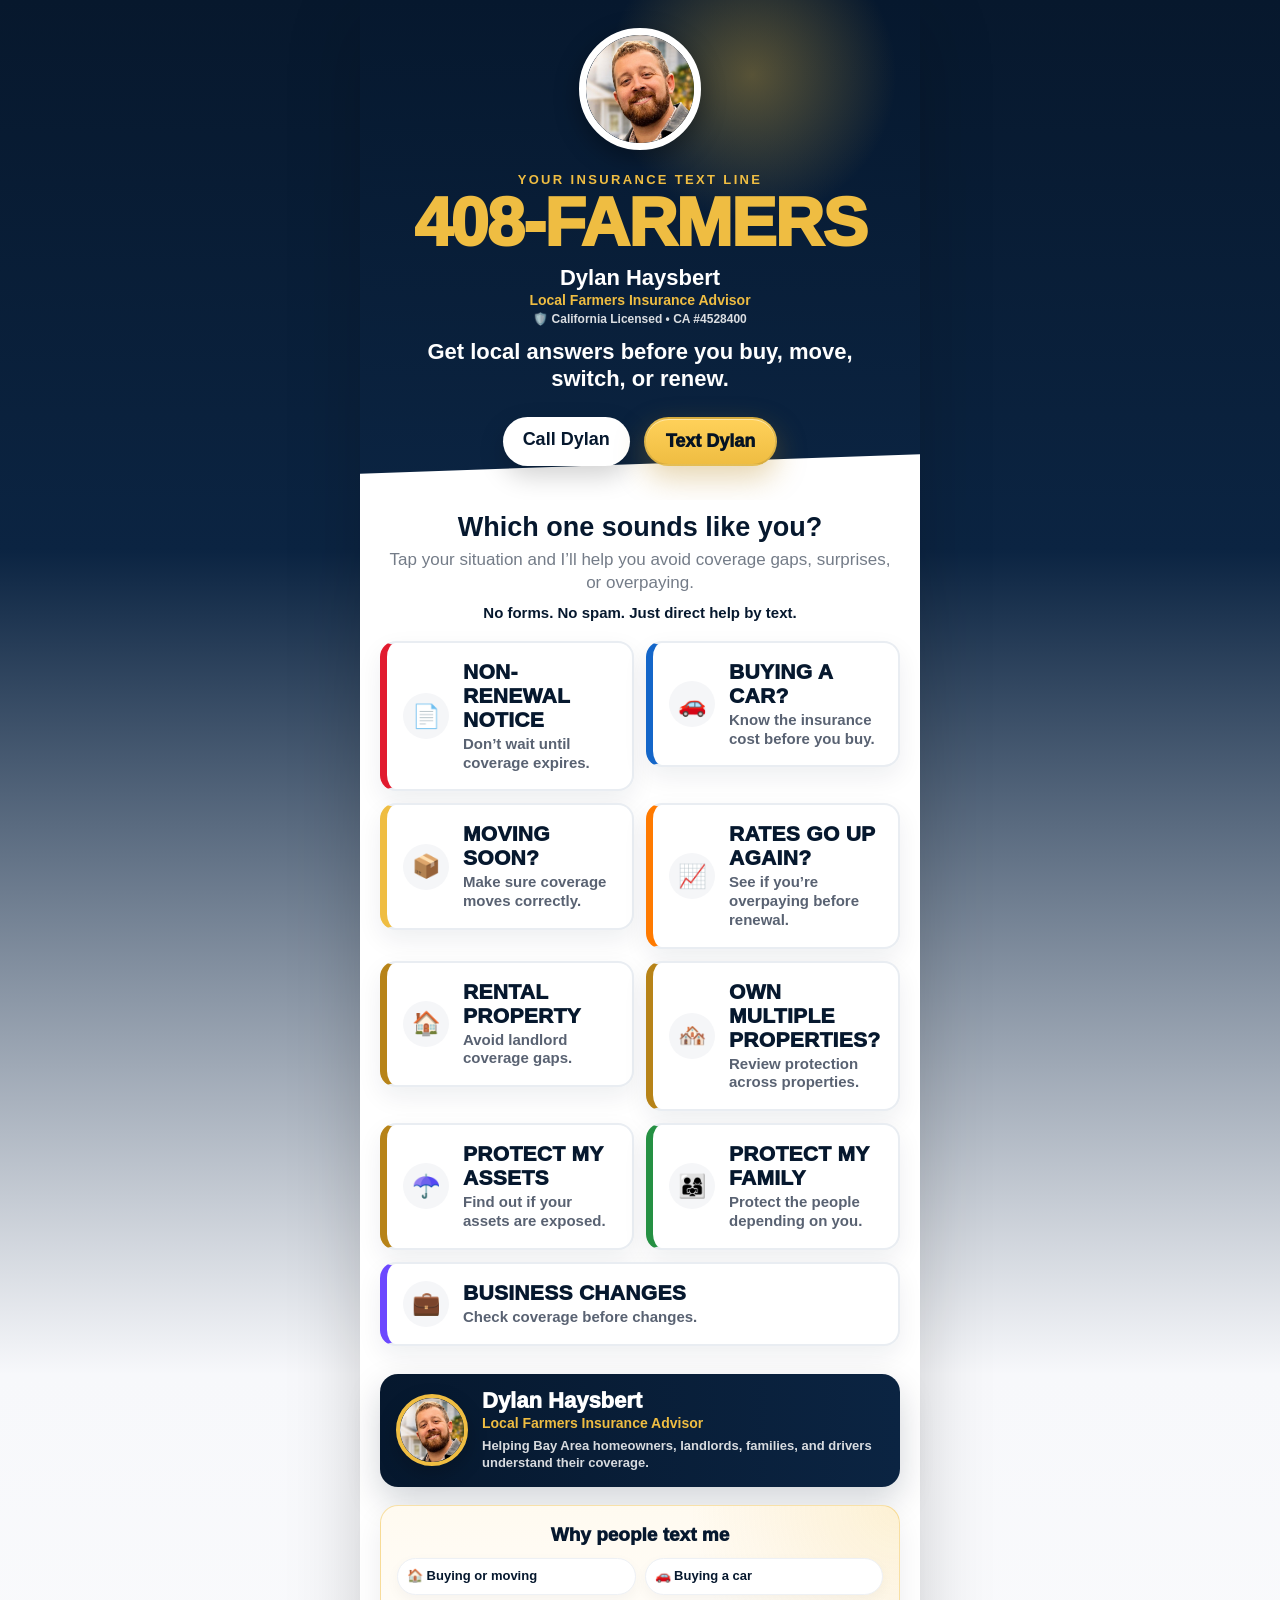
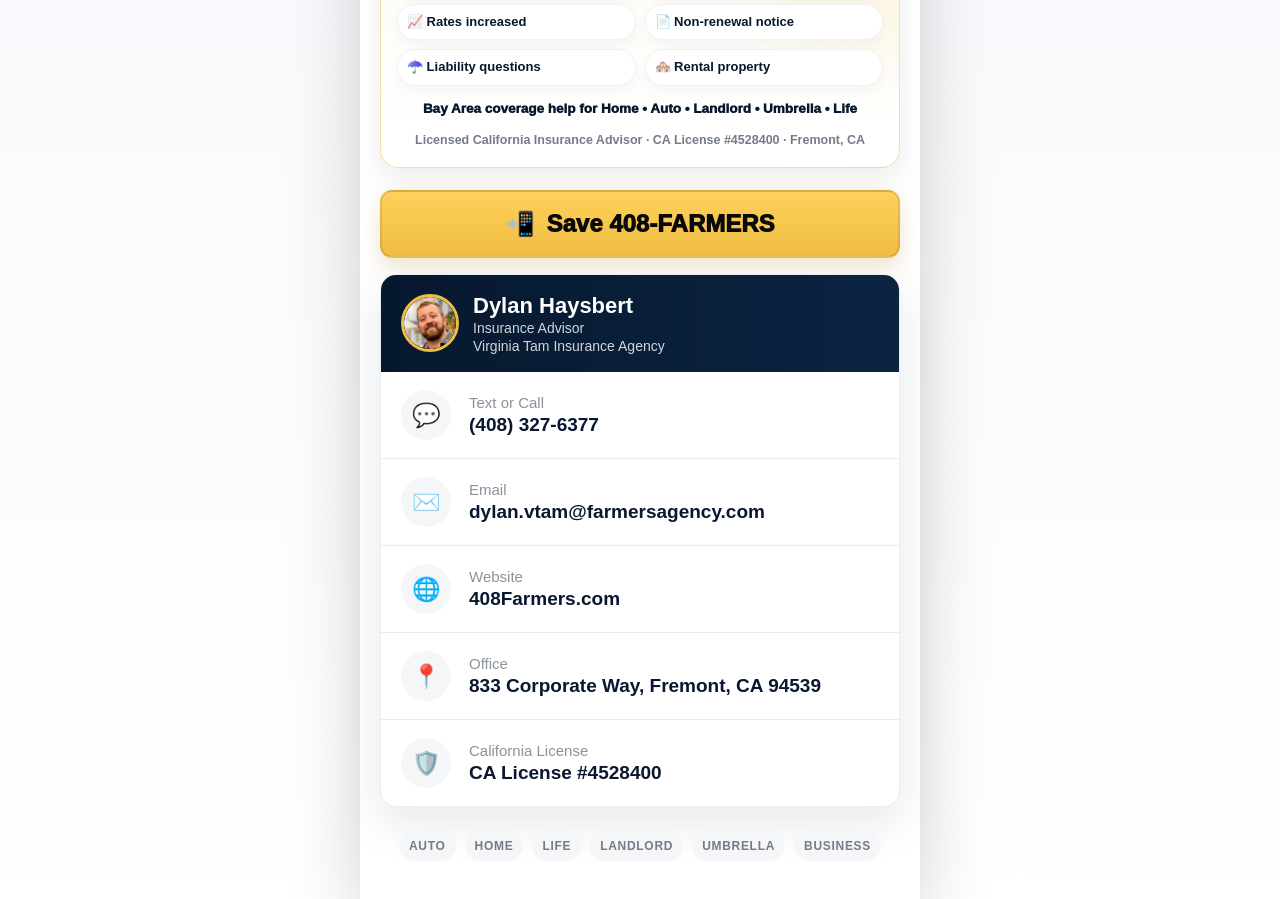
<file: index.html>
<!doctype html>
<html lang="en">
<head>
  <meta charset="utf-8" />
  <meta name="viewport" content="width=device-width, initial-scale=1" />
  <title>408-FARMERS | Your Insurance Text Line</title>
  <meta name="description" content="Save Dylan Haysbert, Insurance Advisor with Virginia Tam Insurance Agency. Before you buy, move, switch, or make insurance changes, text 408-FARMERS." />
  <meta property="og:title" content="408-FARMERS | Your Insurance Text Line" />
  <meta property="og:description" content="Before you make changes, text me first. Tap your situation and send a quick pre-filled text." />
  <meta property="og:type" content="website" />
  <meta property="og:image" content="/assets/dylan-headshot.png" />
  <link rel="icon" href="/assets/dylan-headshot.png" />
  <link rel="stylesheet" href="styles.css" />
</head>
<body>
  <main class="page" aria-label="408-FARMERS text line">
    <section class="hero">
      <div class="hero-bg"></div>
      <img class="avatar" src="assets/dylan-headshot.png" alt="Dylan Haysbert" />
      <p class="kicker">Your Insurance Text Line</p>
      <h1>408-FARMERS</h1>
      <div class="hero-identity">
        <div class="hero-name">Dylan Haysbert</div>
        <div class="hero-role">Local Farmers Insurance Advisor</div>
        <div class="hero-license">🛡️ California Licensed • CA #4528400</div>
      </div>

      <p class="subhead">Get local answers before you buy, move, switch, or renew.</p>

      <div class="quick-actions" aria-label="Quick actions">
        <a href="tel:4083276377" aria-label="Call Dylan" onclick="trackEvent('CallClicked', {location: 'hero'})">Call Dylan</a>
        <a href="sms:+14083276377&body=Hi%20Dylan%2C%20I%20have%20an%20insurance%20question." aria-label="Text Dylan" onclick="trackEvent('TextClicked', {category: 'general', location: 'hero'})">Text Dylan</a>
      </div>
    </section>

    <section class="content">
      
<section class="intro">
        <h2>Which one sounds like you?</h2>
        <p>Tap your situation and I’ll help you avoid coverage gaps, surprises, or overpaying.</p>
        <p class="trust-note">No forms. No spam. Just direct help by text.</p>
      </section>

      <section class="intent-grid" aria-label="Insurance help buttons">
        <article class="intent-item notice" data-key="notice">
          <button class="intent-card" type="button" aria-expanded="false" aria-controls="panel-notice">
            <span class="emoji">📄</span>
            <span><strong>NON-RENEWAL NOTICE</strong><small>Don’t wait until coverage expires.</small></span>
          </button>
          <div class="inline-launcher" id="panel-notice" hidden>
            <p class="inline-kicker">📄 NON-RENEWAL REVIEW</p>
            <p class="launcher-question">When does your policy expire?</p>
            <label class="field-label" for="input-notice">Policy expiration date</label>
            <input id="input-notice" class="smart-input" type="text" autocomplete="off" placeholder="Example: August 15" data-input="notice" />
            <p class="field-help">You can text me a photo of the notice after this.</p>
            <a class="send-text-btn" data-send="notice" href="#">TEXT DYLAN NOW</a>
            <p class="response-note">Real local agent. No call center. I’ll reply as soon as possible.</p>
            <button class="skip-btn" type="button" data-skip="notice">Skip this step</button>
          </div>
        </article>
        <article class="intent-item auto" data-key="car">
          <button class="intent-card" type="button" aria-expanded="false" aria-controls="panel-car">
            <span class="emoji">🚗</span>
            <span><strong>BUYING A CAR?</strong><small>Know the insurance cost before you buy.</small></span>
          </button>
          <div class="inline-launcher" id="panel-car" hidden>
            <p class="inline-kicker">🚗 AUTO ESTIMATE</p>
            <p class="launcher-question">What car are you considering?</p>
            <label class="field-label" for="input-car">Vehicle year / make / model</label>
            <input id="input-car" class="smart-input" type="text" autocomplete="off" placeholder="Example: 2024 Toyota Tacoma" data-input="car" />
            <p class="field-help">A rough vehicle description is enough to start.</p>
            <a class="send-text-btn" data-send="car" href="#">GET MY AUTO ESTIMATE</a>
            <p class="response-note">Real local agent. No call center. I’ll reply as soon as possible.</p>
            <button class="skip-btn" type="button" data-skip="car">Skip this step</button>
          </div>
        </article>
        <article class="intent-item move" data-key="move">
          <button class="intent-card" type="button" aria-expanded="false" aria-controls="panel-move">
            <span class="emoji">📦</span>
            <span><strong>MOVING SOON?</strong><small>Make sure coverage moves correctly.</small></span>
          </button>
          <div class="inline-launcher" id="panel-move" hidden>
            <p class="inline-kicker">📦 MOVE REVIEW</p>
            <p class="launcher-question">Where are you moving?</p>
            <label class="field-label" for="input-move">New city or ZIP code</label>
            <input id="input-move" class="smart-input" type="text" autocomplete="off" placeholder="Example: San Jose 95124" data-input="move" />
            <p class="field-help">City or ZIP is enough to start.</p>
            <a class="send-text-btn" data-send="move" href="#">GET MY MOVE REVIEW</a>
            <p class="response-note">Real local agent. No call center. I’ll reply as soon as possible.</p>
            <button class="skip-btn" type="button" data-skip="move">Skip this step</button>
          </div>
        </article>
        <article class="intent-item rates" data-key="rates">
          <button class="intent-card" type="button" aria-expanded="false" aria-controls="panel-rates">
            <span class="emoji">📈</span>
            <span><strong>RATES GO UP AGAIN?</strong><small>See if you’re overpaying before renewal.</small></span>
          </button>
          <div class="inline-launcher" id="panel-rates" hidden>
            <p class="inline-kicker">📈 RATE REVIEW</p>
            <p class="launcher-question">Who is your current carrier?</p>
            <label class="field-label" for="input-rates">Current carrier</label>
            <input id="input-rates" class="smart-input" type="text" autocomplete="off" placeholder="Example: State Farm, GEICO, AAA" data-input="rates" />
            <p class="field-help">You can text me your declarations page after this.</p>
            <a class="send-text-btn" data-send="rates" href="#">GET MY FREE REVIEW</a>
            <p class="response-note">Real local agent. No call center. I’ll reply as soon as possible.</p>
            <button class="skip-btn" type="button" data-skip="rates">Skip this step</button>
          </div>
        </article>
        <article class="intent-item landlord" data-key="rental">
          <button class="intent-card" type="button" aria-expanded="false" aria-controls="panel-rental">
            <span class="emoji">🏠</span>
            <span><strong>RENTAL PROPERTY</strong><small>Avoid landlord coverage gaps.</small></span>
          </button>
          <div class="inline-launcher" id="panel-rental" hidden>
            <p class="inline-kicker">🏠 LANDLORD REVIEW</p>
            <p class="launcher-question">Where is the rental located?</p>
            <label class="field-label" for="input-rental">Rental city or ZIP code</label>
            <input id="input-rental" class="smart-input" type="text" autocomplete="off" placeholder="Example: Fremont 94539" data-input="rental" />
            <p class="field-help">You do not need to enter the full address here.</p>
            <a class="send-text-btn" data-send="rental" href="#">GET MY LANDLORD REVIEW</a>
            <p class="response-note">Real local agent. No call center. I’ll reply as soon as possible.</p>
            <button class="skip-btn" type="button" data-skip="rental">Skip this step</button>
          </div>
        </article>
        <article class="intent-item multi" data-key="multi">
          <button class="intent-card" type="button" aria-expanded="false" aria-controls="panel-multi">
            <span class="emoji">🏘️</span>
            <span><strong>OWN MULTIPLE PROPERTIES?</strong><small>Review protection across properties.</small></span>
          </button>
          <div class="inline-launcher" id="panel-multi" hidden>
            <p class="inline-kicker">🏘️ PROPERTY REVIEW</p>
            <p class="launcher-question">How many properties do you own?</p>
            <label class="field-label" for="input-multi">Number of properties</label>
            <input id="input-multi" class="smart-input" type="text" autocomplete="off" placeholder="Example: 3 properties" data-input="multi" />
            <p class="field-help">A rough count is enough to start the review.</p>
            <a class="send-text-btn" data-send="multi" href="#">GET MY PROPERTY REVIEW</a>
            <p class="response-note">Real local agent. No call center. I’ll reply as soon as possible.</p>
            <button class="skip-btn" type="button" data-skip="multi">Skip this step</button>
          </div>
        </article>
        <article class="intent-item umbrella" data-key="umbrella">
          <button class="intent-card" type="button" aria-expanded="false" aria-controls="panel-umbrella">
            <span class="emoji">☂️</span>
            <span><strong>PROTECT MY ASSETS</strong><small>Find out if your assets are exposed.</small></span>
          </button>
          <div class="inline-launcher" id="panel-umbrella" hidden>
            <p class="inline-kicker">☂️ ASSET REVIEW</p>
            <p class="launcher-question">What asset or risk worries you most?</p>
            <label class="field-label" for="input-umbrella">Main concern</label>
            <input id="input-umbrella" class="smart-input" type="text" autocomplete="off" placeholder="Example: home, rental, teen driver, assets" data-input="umbrella" />
            <p class="field-help">One short phrase is enough.</p>
            <a class="send-text-btn" data-send="umbrella" href="#">CHECK MY COVERAGE</a>
            <p class="response-note">Real local agent. No call center. I’ll reply as soon as possible.</p>
            <button class="skip-btn" type="button" data-skip="umbrella">Skip this step</button>
          </div>
        </article>
        <article class="intent-item family" data-key="family">
          <button class="intent-card" type="button" aria-expanded="false" aria-controls="panel-family">
            <span class="emoji">👨‍👩‍👧</span>
            <span><strong>PROTECT MY FAMILY</strong><small>Protect the people depending on you.</small></span>
          </button>
          <div class="inline-launcher" id="panel-family" hidden>
            <p class="inline-kicker">👨‍👩‍👧 FAMILY REVIEW</p>
            <p class="launcher-question">Who do you want protected?</p>
            <label class="field-label" for="input-family">Family protection goal</label>
            <input id="input-family" class="smart-input" type="text" autocomplete="off" placeholder="Example: spouse and kids" data-input="family" />
            <p class="field-help">Keep it simple. We can discuss details later.</p>
            <a class="send-text-btn" data-send="family" href="#">ASK DYLAN ABOUT LIFE</a>
            <p class="response-note">Real local agent. No call center. I’ll reply as soon as possible.</p>
            <button class="skip-btn" type="button" data-skip="family">Skip this step</button>
          </div>
        </article>
        <article class="intent-item business" data-key="business">
          <button class="intent-card" type="button" aria-expanded="false" aria-controls="panel-business">
            <span class="emoji">💼</span>
            <span><strong>BUSINESS CHANGES</strong><small>Check coverage before changes.</small></span>
          </button>
          <div class="inline-launcher" id="panel-business" hidden>
            <p class="inline-kicker">💼 BUSINESS REVIEW</p>
            <p class="launcher-question">What changed in your business?</p>
            <label class="field-label" for="input-business">Business change</label>
            <input id="input-business" class="smart-input" type="text" autocomplete="off" placeholder="Example: new lease, contract, employee" data-input="business" />
            <p class="field-help">A short note helps me point you in the right direction.</p>
            <a class="send-text-btn" data-send="business" href="#">ASK DYLAN ABOUT BUSINESS</a>
            <p class="response-note">Real local agent. No call center. I’ll reply as soon as possible.</p>
            <button class="skip-btn" type="button" data-skip="business">Skip this step</button>
          </div>
        </article>
</section>


      <section class="top-advisor-card" aria-label="Dylan Haysbert local insurance advisor">
        <img src="assets/dylan-headshot.png" alt="Dylan Haysbert" />
        <div>
          <strong>Dylan Haysbert</strong>
          <span>Local Farmers Insurance Advisor</span>
          <small>Helping Bay Area homeowners, landlords, families, and drivers understand their coverage.</small>
        </div>
      </section>

      <section class="reason-card" aria-label="Why people text Dylan">
        <p class="reason-kicker">Why people text me</p>
        <div class="reason-grid">
          <span>🏠 Buying or moving</span>
          <span>🚗 Buying a car</span>
          <span>📈 Rates increased</span>
          <span>📄 Non-renewal notice</span>
          <span>☂️ Liability questions</span>
          <span>🏘️ Rental property</span>
        </div>
        <p class="proof-line">Bay Area coverage help for Home • Auto • Landlord • Umbrella • Life</p>
        <p class="license-line">Licensed California Insurance Advisor · CA License #4528400 · Fremont, CA</p>
      </section>

      <a class="primary-btn" href="contact.vcf" download="Dylan-Haysbert-408-FARMERS.vcf" onclick="trackEvent('SaveContactClicked')">
        <span>📲</span> Save 408-FARMERS
      </a>

      <section class="info-card">
        <div class="profile-row">
          <img src="assets/dylan-headshot.png" alt="" />
          <div>
            <strong>Dylan Haysbert</strong>
            <small>Insurance Advisor</small>
            <small>Virginia Tam Insurance Agency</small>
          </div>
        </div>

        <a class="info-row" href="sms:+14083276377&body=Hi%20Dylan%2C%20I%20have%20an%20insurance%20question." onclick="trackEvent('TextClicked', {category: 'general', location: 'info_card'})">
          <span class="icon">💬</span>
          <span><small>Text or Call</small><strong>(408) 327-6377</strong></span>
        </a>
        <a class="info-row" href="mailto:dylan.vtam@farmersagency.com" onclick="trackEvent('EmailClicked', {location: 'info_card'})">
          <span class="icon">✉️</span>
          <span><small>Email</small><strong>dylan.vtam@farmersagency.com</strong></span>
        </a>
        <a class="info-row" href="https://408farmers.com">
          <span class="icon">🌐</span>
          <span><small>Website</small><strong>408Farmers.com</strong></span>
        </a>
        <div class="info-row"><span class="icon">📍</span><span><small>Office</small><strong>833 Corporate Way, Fremont, CA 94539</strong></span></div>
        <div class="info-row"><span class="icon">🛡️</span><span><small>California License</small><strong>CA License #4528400</strong></span></div>
      </section>

      <section class="service-strip" aria-label="Services">
        <span>Auto</span><span>Home</span><span>Life</span><span>Landlord</span><span>Umbrella</span><span>Business</span>
      </section>
    </section>
  </main>

  <script>
    const PHONE = '+14083276377';
    const launchers = {
      notice: { keyword: 'NOTICE', message: value => value ? `Hi Dylan, I received a non-renewal notice and my policy expires on ${value}. I would like to review my options.` : 'Hi Dylan, I received a non-renewal notice and would like to review my options.' },
      car: { keyword: 'CAR', message: value => value ? `Hi Dylan, I am considering a ${value} and would like an insurance estimate before I purchase.` : 'Hi Dylan, I am buying a car and would like an insurance estimate before I purchase.' },
      move: { keyword: 'MOVE', message: value => value ? `Hi Dylan, I am moving to ${value} and would like a coverage review before I update my address.` : 'Hi Dylan, I am moving soon and would like a coverage review before I update my address.' },
      rates: { keyword: 'REVIEW', message: value => value ? `Hi Dylan, my insurance rates went up with ${value} and I would like a coverage review.` : 'Hi Dylan, my insurance rates went up and I would like a coverage review.' },
      rental: { keyword: 'RENTAL', message: value => value ? `Hi Dylan, I own a rental property in ${value} and would like to discuss landlord insurance options.` : 'Hi Dylan, I own a rental property and would like to discuss landlord insurance options.' },
      multi: { keyword: 'REVIEW', message: value => value ? `Hi Dylan, I own ${value} and would like a multi-property insurance review.` : 'Hi Dylan, I own multiple properties and would like a multi-property insurance review.' },
      umbrella: { keyword: 'UMBRELLA', message: value => value ? `Hi Dylan, I would like to know if umbrella insurance makes sense for me. My main concern is ${value}.` : 'Hi Dylan, I would like to know if umbrella insurance makes sense for me.' },
      family: { keyword: 'FAMILY', message: value => value ? `Hi Dylan, I would like information about life insurance options to help protect my ${value}.` : 'Hi Dylan, I would like information about life insurance options for my family.' },
      business: { keyword: 'BUSINESS', message: value => value ? `Hi Dylan, I would like help with business insurance. My business change is: ${value}.` : 'Hi Dylan, I would like help with business insurance before I make changes.' }
    };


    function trackEvent(eventName, data = {}) {
      window.dataLayer = window.dataLayer || [];
      window.dataLayer.push({ event: eventName, ...data });
      if (window.fbq) {
        window.fbq('trackCustom', eventName, data);
      }
      console.log(eventName, data);
    }

    function smsHref(message) {
      return `sms:${PHONE}&body=${encodeURIComponent(message)}`;
    }

    function updateHref(key) {
      const config = launchers[key];
      const input = document.querySelector(`[data-input="${key}"]`);
      const send = document.querySelector(`[data-send="${key}"]`);
      if (!config || !input || !send) return;
      send.href = smsHref(config.message(input.value.trim()));
    }

    function closeAll(exceptKey) {
      document.querySelectorAll('.intent-item').forEach(item => {
        if (item.dataset.key !== exceptKey) {
          item.classList.remove('is-open');
          const button = item.querySelector('.intent-card');
          const panel = item.querySelector('.inline-launcher');
          if (button) button.setAttribute('aria-expanded', 'false');
          if (panel) panel.hidden = true;
        }
      });
    }

    document.querySelectorAll('.intent-item').forEach(item => {
      const key = item.dataset.key;
      const button = item.querySelector('.intent-card');
      const panel = item.querySelector('.inline-launcher');
      const input = item.querySelector('[data-input]');
      const skip = item.querySelector('[data-skip]');

      button.addEventListener('click', () => {
        const isOpening = !item.classList.contains('is-open');
        closeAll(key);
        item.classList.toggle('is-open', isOpening);
        panel.hidden = !isOpening;
        button.setAttribute('aria-expanded', String(isOpening));
        if (isOpening) {
          trackEvent('CategoryOpened', { category: key });
          updateHref(key);
          setTimeout(() => input.focus({ preventScroll: true }), 75);
          item.scrollIntoView({ behavior: 'smooth', block: 'nearest' });
        }
      });

      input.addEventListener('input', () => updateHref(key));
      const send = item.querySelector('[data-send]');
      send.addEventListener('click', () => trackEvent('TextButtonClicked', { category: key, hasDetail: Boolean(input.value.trim()) }));
      skip.addEventListener('click', () => {
        trackEvent('TextButtonClicked', { category: key, skipped: true, hasDetail: false });
        window.location.href = smsHref(launchers[key].message(''));
      });
      updateHref(key);
    });
  </script>
</body>
</html>
</file>
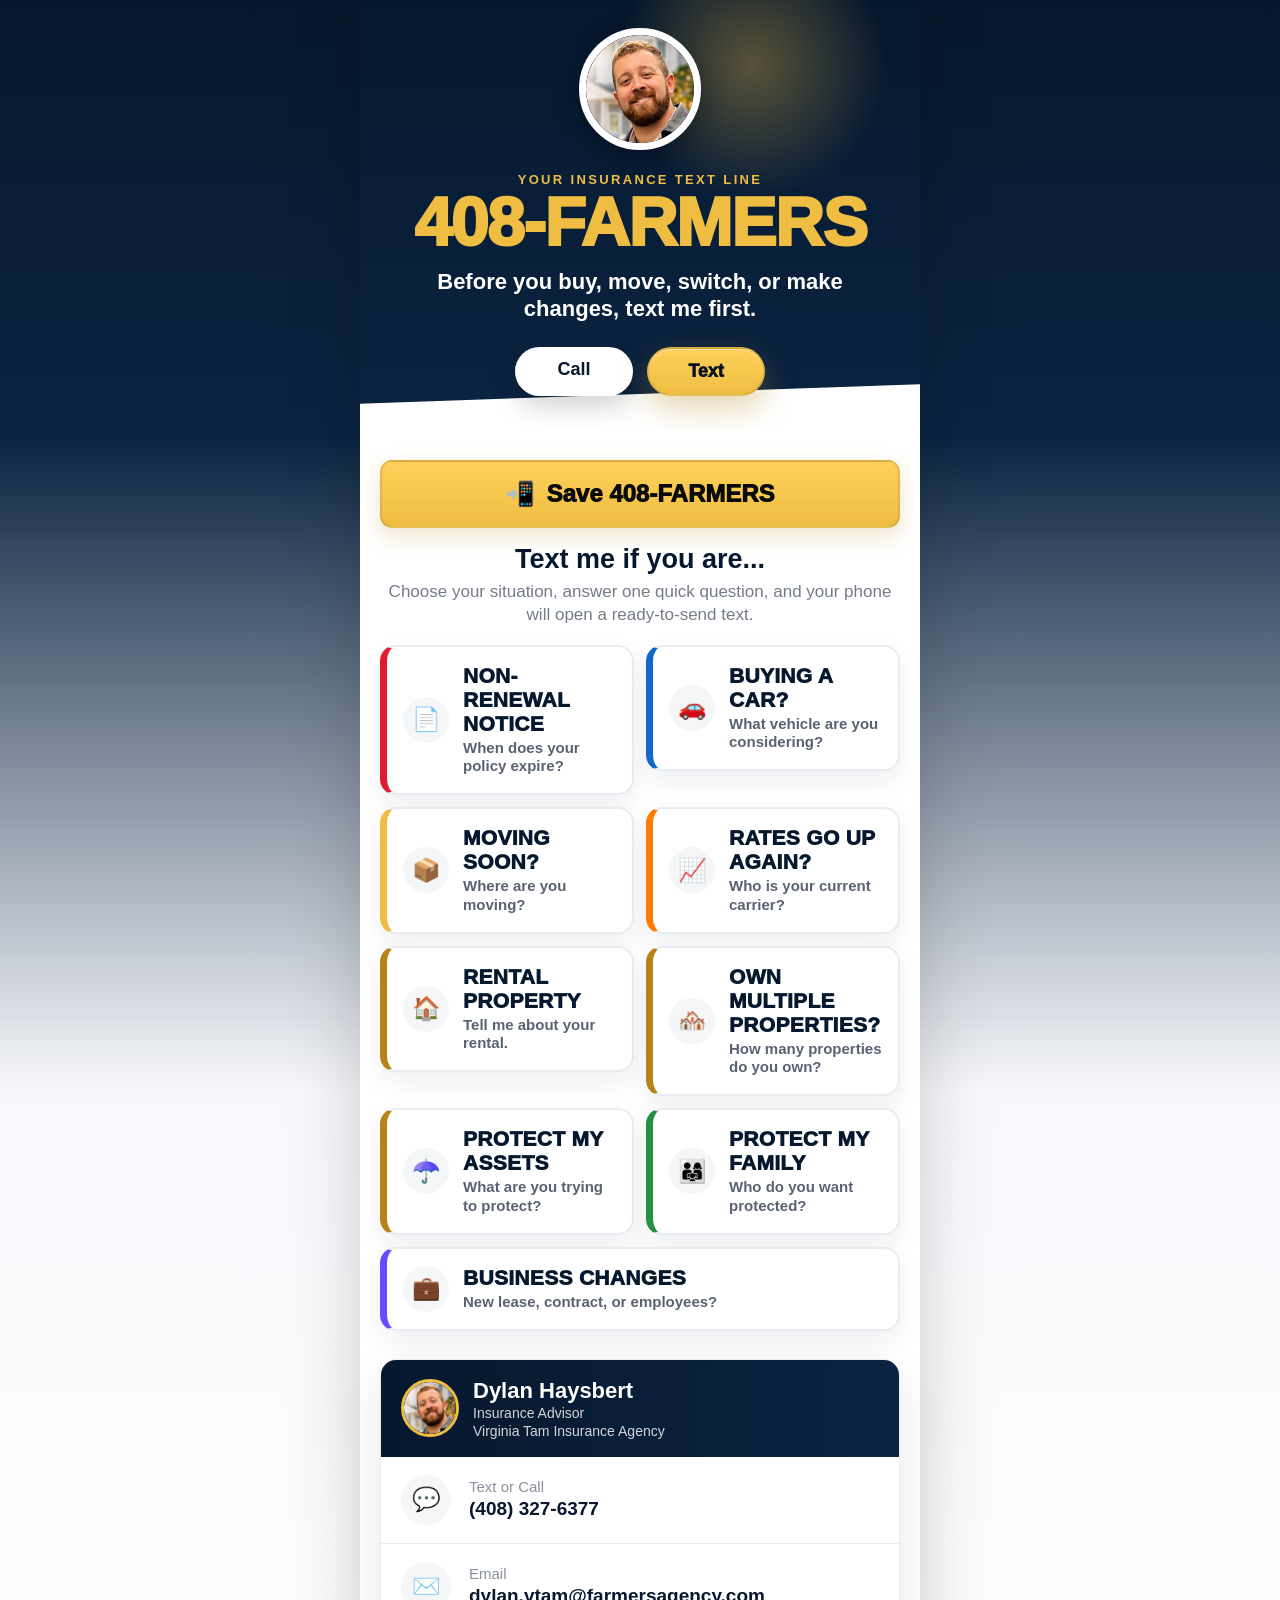
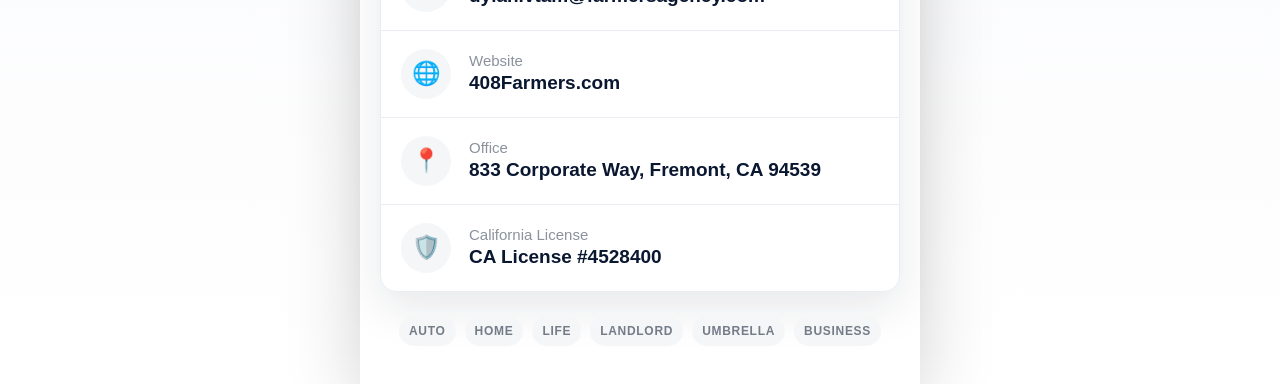
<file: 408farmers-inline-expansion-v2.html>
<!doctype html>
<html lang="en">
<head>
  <meta charset="utf-8" />
  <meta name="viewport" content="width=device-width, initial-scale=1" />
  <title>408-FARMERS | Your Insurance Text Line</title>
  <meta name="description" content="Save Dylan Haysbert, Insurance Advisor with Virginia Tam Insurance Agency. Before you buy, move, switch, or make insurance changes, text 408-FARMERS." />
  <meta property="og:title" content="408-FARMERS | Your Insurance Text Line" />
  <meta property="og:description" content="Before you make changes, text me first. Tap your situation and send a quick pre-filled text." />
  <meta property="og:type" content="website" />
  <meta property="og:image" content="/assets/dylan-headshot.png" />
  <link rel="icon" href="/assets/dylan-headshot.png" />
  <link rel="stylesheet" href="styles.css" />
</head>
<body>
  <main class="page" aria-label="408-FARMERS text line">
    <section class="hero">
      <div class="hero-bg"></div>
      <img class="avatar" src="assets/dylan-headshot.png" alt="Dylan Haysbert" />
      <p class="kicker">Your Insurance Text Line</p>
      <h1>408-FARMERS</h1>
      <p class="subhead">Before you buy, move, switch, or make changes, text me first.</p>

      <div class="quick-actions" aria-label="Quick actions">
        <a href="tel:4083276377" aria-label="Call Dylan">Call</a>
        <a href="sms:+14083276377&body=Hi%20Dylan%2C%20I%20have%20an%20insurance%20question." aria-label="Text Dylan">Text</a>
      </div>
    </section>

    <section class="content">
      <a class="primary-btn" href="contact.vcf" download="Dylan-Haysbert-408-FARMERS.vcf">
        <span>📲</span> Save 408-FARMERS
      </a>

      <section class="intro">
        <h2>Text me if you are...</h2>
        <p>Choose your situation, answer one quick question, and your phone will open a ready-to-send text.</p>
      </section>

      <section class="intent-grid" aria-label="Insurance help buttons">
        <article class="intent-item notice" data-key="notice">
          <button class="intent-card" type="button" aria-expanded="false" aria-controls="panel-notice">
            <span class="emoji">📄</span>
            <span><strong>NON-RENEWAL NOTICE</strong><small>When does your policy expire?</small></span>
          </button>
          <div class="inline-launcher" id="panel-notice" hidden>
            <p class="inline-kicker">TEXT NOTICE</p>
            <h3>Non-Renewal Notice</h3>
            <label class="field-label" for="input-notice">Policy expiration date</label>
            <input id="input-notice" class="smart-input" type="text" autocomplete="off" placeholder="Example: August 15" data-input="notice" />
            <p class="field-help">You can also text me a photo of the notice after this.</p>
            <a class="send-text-btn" data-send="notice" href="#">Text Dylan — NOTICE</a>
            <button class="skip-btn" type="button" data-skip="notice">Skip and text anyway</button>
          </div>
        </article>
        <article class="intent-item auto" data-key="car">
          <button class="intent-card" type="button" aria-expanded="false" aria-controls="panel-car">
            <span class="emoji">🚗</span>
            <span><strong>BUYING A CAR?</strong><small>What vehicle are you considering?</small></span>
          </button>
          <div class="inline-launcher" id="panel-car" hidden>
            <p class="inline-kicker">TEXT CAR</p>
            <h3>Buying A Car?</h3>
            <label class="field-label" for="input-car">Vehicle year / make / model</label>
            <input id="input-car" class="smart-input" type="text" autocomplete="off" placeholder="Example: 2024 Toyota Tacoma" data-input="car" />
            <p class="field-help">A rough vehicle description is enough to start.</p>
            <a class="send-text-btn" data-send="car" href="#">Text Dylan — CAR</a>
            <button class="skip-btn" type="button" data-skip="car">Skip and text anyway</button>
          </div>
        </article>
        <article class="intent-item move" data-key="move">
          <button class="intent-card" type="button" aria-expanded="false" aria-controls="panel-move">
            <span class="emoji">📦</span>
            <span><strong>MOVING SOON?</strong><small>Where are you moving?</small></span>
          </button>
          <div class="inline-launcher" id="panel-move" hidden>
            <p class="inline-kicker">TEXT MOVE</p>
            <h3>Moving Soon?</h3>
            <label class="field-label" for="input-move">New city or ZIP code</label>
            <input id="input-move" class="smart-input" type="text" autocomplete="off" placeholder="Example: San Jose 95124" data-input="move" />
            <p class="field-help">City or ZIP is enough to start.</p>
            <a class="send-text-btn" data-send="move" href="#">Text Dylan — MOVE</a>
            <button class="skip-btn" type="button" data-skip="move">Skip and text anyway</button>
          </div>
        </article>
        <article class="intent-item rates" data-key="rates">
          <button class="intent-card" type="button" aria-expanded="false" aria-controls="panel-rates">
            <span class="emoji">📈</span>
            <span><strong>RATES GO UP AGAIN?</strong><small>Who is your current carrier?</small></span>
          </button>
          <div class="inline-launcher" id="panel-rates" hidden>
            <p class="inline-kicker">TEXT REVIEW</p>
            <h3>Rates Go Up Again?</h3>
            <label class="field-label" for="input-rates">Current carrier</label>
            <input id="input-rates" class="smart-input" type="text" autocomplete="off" placeholder="Example: State Farm, GEICO, AAA" data-input="rates" />
            <p class="field-help">You can text me your declarations page after this.</p>
            <a class="send-text-btn" data-send="rates" href="#">Text Dylan — REVIEW</a>
            <button class="skip-btn" type="button" data-skip="rates">Skip and text anyway</button>
          </div>
        </article>
        <article class="intent-item landlord" data-key="rental">
          <button class="intent-card" type="button" aria-expanded="false" aria-controls="panel-rental">
            <span class="emoji">🏠</span>
            <span><strong>RENTAL PROPERTY</strong><small>Tell me about your rental.</small></span>
          </button>
          <div class="inline-launcher" id="panel-rental" hidden>
            <p class="inline-kicker">TEXT RENTAL</p>
            <h3>Rental Property</h3>
            <label class="field-label" for="input-rental">Rental city or ZIP code</label>
            <input id="input-rental" class="smart-input" type="text" autocomplete="off" placeholder="Example: Fremont 94539" data-input="rental" />
            <p class="field-help">You do not need to enter the full address here.</p>
            <a class="send-text-btn" data-send="rental" href="#">Text Dylan — RENTAL</a>
            <button class="skip-btn" type="button" data-skip="rental">Skip and text anyway</button>
          </div>
        </article>
        <article class="intent-item multi" data-key="multi">
          <button class="intent-card" type="button" aria-expanded="false" aria-controls="panel-multi">
            <span class="emoji">🏘️</span>
            <span><strong>OWN MULTIPLE PROPERTIES?</strong><small>How many properties do you own?</small></span>
          </button>
          <div class="inline-launcher" id="panel-multi" hidden>
            <p class="inline-kicker">TEXT REVIEW</p>
            <h3>Multiple Properties</h3>
            <label class="field-label" for="input-multi">Number of properties</label>
            <input id="input-multi" class="smart-input" type="text" autocomplete="off" placeholder="Example: 3 properties" data-input="multi" />
            <p class="field-help">A rough count is enough to start the review.</p>
            <a class="send-text-btn" data-send="multi" href="#">Text Dylan — REVIEW</a>
            <button class="skip-btn" type="button" data-skip="multi">Skip and text anyway</button>
          </div>
        </article>
        <article class="intent-item umbrella" data-key="umbrella">
          <button class="intent-card" type="button" aria-expanded="false" aria-controls="panel-umbrella">
            <span class="emoji">☂️</span>
            <span><strong>PROTECT MY ASSETS</strong><small>What are you trying to protect?</small></span>
          </button>
          <div class="inline-launcher" id="panel-umbrella" hidden>
            <p class="inline-kicker">TEXT UMBRELLA</p>
            <h3>Protect My Assets</h3>
            <label class="field-label" for="input-umbrella">Main concern</label>
            <input id="input-umbrella" class="smart-input" type="text" autocomplete="off" placeholder="Example: home, rental, teen driver, assets" data-input="umbrella" />
            <p class="field-help">One short phrase is enough.</p>
            <a class="send-text-btn" data-send="umbrella" href="#">Text Dylan — UMBRELLA</a>
            <button class="skip-btn" type="button" data-skip="umbrella">Skip and text anyway</button>
          </div>
        </article>
        <article class="intent-item family" data-key="family">
          <button class="intent-card" type="button" aria-expanded="false" aria-controls="panel-family">
            <span class="emoji">👨‍👩‍👧</span>
            <span><strong>PROTECT MY FAMILY</strong><small>Who do you want protected?</small></span>
          </button>
          <div class="inline-launcher" id="panel-family" hidden>
            <p class="inline-kicker">TEXT FAMILY</p>
            <h3>Protect My Family</h3>
            <label class="field-label" for="input-family">Family protection goal</label>
            <input id="input-family" class="smart-input" type="text" autocomplete="off" placeholder="Example: spouse and kids" data-input="family" />
            <p class="field-help">Keep it simple. We can discuss details later.</p>
            <a class="send-text-btn" data-send="family" href="#">Text Dylan — FAMILY</a>
            <button class="skip-btn" type="button" data-skip="family">Skip and text anyway</button>
          </div>
        </article>
        <article class="intent-item business" data-key="business">
          <button class="intent-card" type="button" aria-expanded="false" aria-controls="panel-business">
            <span class="emoji">💼</span>
            <span><strong>BUSINESS CHANGES</strong><small>New lease, contract, or employees?</small></span>
          </button>
          <div class="inline-launcher" id="panel-business" hidden>
            <p class="inline-kicker">TEXT BUSINESS</p>
            <h3>Business Changes</h3>
            <label class="field-label" for="input-business">Business change</label>
            <input id="input-business" class="smart-input" type="text" autocomplete="off" placeholder="Example: new lease, contract, employee" data-input="business" />
            <p class="field-help">A short note helps me point you in the right direction.</p>
            <a class="send-text-btn" data-send="business" href="#">Text Dylan — BUSINESS</a>
            <button class="skip-btn" type="button" data-skip="business">Skip and text anyway</button>
          </div>
        </article>
      </section>

      <section class="info-card">
        <div class="profile-row">
          <img src="assets/dylan-headshot.png" alt="" />
          <div>
            <strong>Dylan Haysbert</strong>
            <small>Insurance Advisor</small>
            <small>Virginia Tam Insurance Agency</small>
          </div>
        </div>

        <a class="info-row" href="sms:+14083276377&body=Hi%20Dylan%2C%20I%20have%20an%20insurance%20question.">
          <span class="icon">💬</span>
          <span><small>Text or Call</small><strong>(408) 327-6377</strong></span>
        </a>
        <a class="info-row" href="mailto:dylan.vtam@farmersagency.com">
          <span class="icon">✉️</span>
          <span><small>Email</small><strong>dylan.vtam@farmersagency.com</strong></span>
        </a>
        <a class="info-row" href="https://408farmers.com">
          <span class="icon">🌐</span>
          <span><small>Website</small><strong>408Farmers.com</strong></span>
        </a>
        <div class="info-row"><span class="icon">📍</span><span><small>Office</small><strong>833 Corporate Way, Fremont, CA 94539</strong></span></div>
        <div class="info-row"><span class="icon">🛡️</span><span><small>California License</small><strong>CA License #4528400</strong></span></div>
      </section>

      <section class="service-strip" aria-label="Services">
        <span>Auto</span><span>Home</span><span>Life</span><span>Landlord</span><span>Umbrella</span><span>Business</span>
      </section>
    </section>
  </main>

  <script>
    const PHONE = '+14083276377';
    const launchers = {
      notice: { keyword: 'NOTICE', message: value => value ? `Hi Dylan, I received a non-renewal notice and my policy expires on ${value}. I would like to review my options.` : 'Hi Dylan, I received a non-renewal notice and would like to review my options.' },
      car: { keyword: 'CAR', message: value => value ? `Hi Dylan, I am considering a ${value} and would like an insurance estimate before I purchase.` : 'Hi Dylan, I am buying a car and would like an insurance estimate before I purchase.' },
      move: { keyword: 'MOVE', message: value => value ? `Hi Dylan, I am moving to ${value} and would like a coverage review before I update my address.` : 'Hi Dylan, I am moving soon and would like a coverage review before I update my address.' },
      rates: { keyword: 'REVIEW', message: value => value ? `Hi Dylan, my insurance rates went up with ${value} and I would like a coverage review.` : 'Hi Dylan, my insurance rates went up and I would like a coverage review.' },
      rental: { keyword: 'RENTAL', message: value => value ? `Hi Dylan, I own a rental property in ${value} and would like to discuss landlord insurance options.` : 'Hi Dylan, I own a rental property and would like to discuss landlord insurance options.' },
      multi: { keyword: 'REVIEW', message: value => value ? `Hi Dylan, I own ${value} and would like a multi-property insurance review.` : 'Hi Dylan, I own multiple properties and would like a multi-property insurance review.' },
      umbrella: { keyword: 'UMBRELLA', message: value => value ? `Hi Dylan, I would like to know if umbrella insurance makes sense for me. My main concern is ${value}.` : 'Hi Dylan, I would like to know if umbrella insurance makes sense for me.' },
      family: { keyword: 'FAMILY', message: value => value ? `Hi Dylan, I would like information about life insurance options to help protect my ${value}.` : 'Hi Dylan, I would like information about life insurance options for my family.' },
      business: { keyword: 'BUSINESS', message: value => value ? `Hi Dylan, I would like help with business insurance. My business change is: ${value}.` : 'Hi Dylan, I would like help with business insurance before I make changes.' }
    };

    function smsHref(message) {
      return `sms:${PHONE}&body=${encodeURIComponent(message)}`;
    }

    function updateHref(key) {
      const config = launchers[key];
      const input = document.querySelector(`[data-input="${key}"]`);
      const send = document.querySelector(`[data-send="${key}"]`);
      if (!config || !input || !send) return;
      send.href = smsHref(config.message(input.value.trim()));
    }

    function closeAll(exceptKey) {
      document.querySelectorAll('.intent-item').forEach(item => {
        if (item.dataset.key !== exceptKey) {
          item.classList.remove('is-open');
          const button = item.querySelector('.intent-card');
          const panel = item.querySelector('.inline-launcher');
          if (button) button.setAttribute('aria-expanded', 'false');
          if (panel) panel.hidden = true;
        }
      });
    }

    document.querySelectorAll('.intent-item').forEach(item => {
      const key = item.dataset.key;
      const button = item.querySelector('.intent-card');
      const panel = item.querySelector('.inline-launcher');
      const input = item.querySelector('[data-input]');
      const skip = item.querySelector('[data-skip]');

      button.addEventListener('click', () => {
        const isOpening = !item.classList.contains('is-open');
        closeAll(key);
        item.classList.toggle('is-open', isOpening);
        panel.hidden = !isOpening;
        button.setAttribute('aria-expanded', String(isOpening));
        if (isOpening) {
          updateHref(key);
          setTimeout(() => input.focus({ preventScroll: true }), 75);
          item.scrollIntoView({ behavior: 'smooth', block: 'nearest' });
        }
      });

      input.addEventListener('input', () => updateHref(key));
      skip.addEventListener('click', () => {
        window.location.href = smsHref(launchers[key].message(''));
      });
      updateHref(key);
    });
  </script>
</body>
</html>
</file>
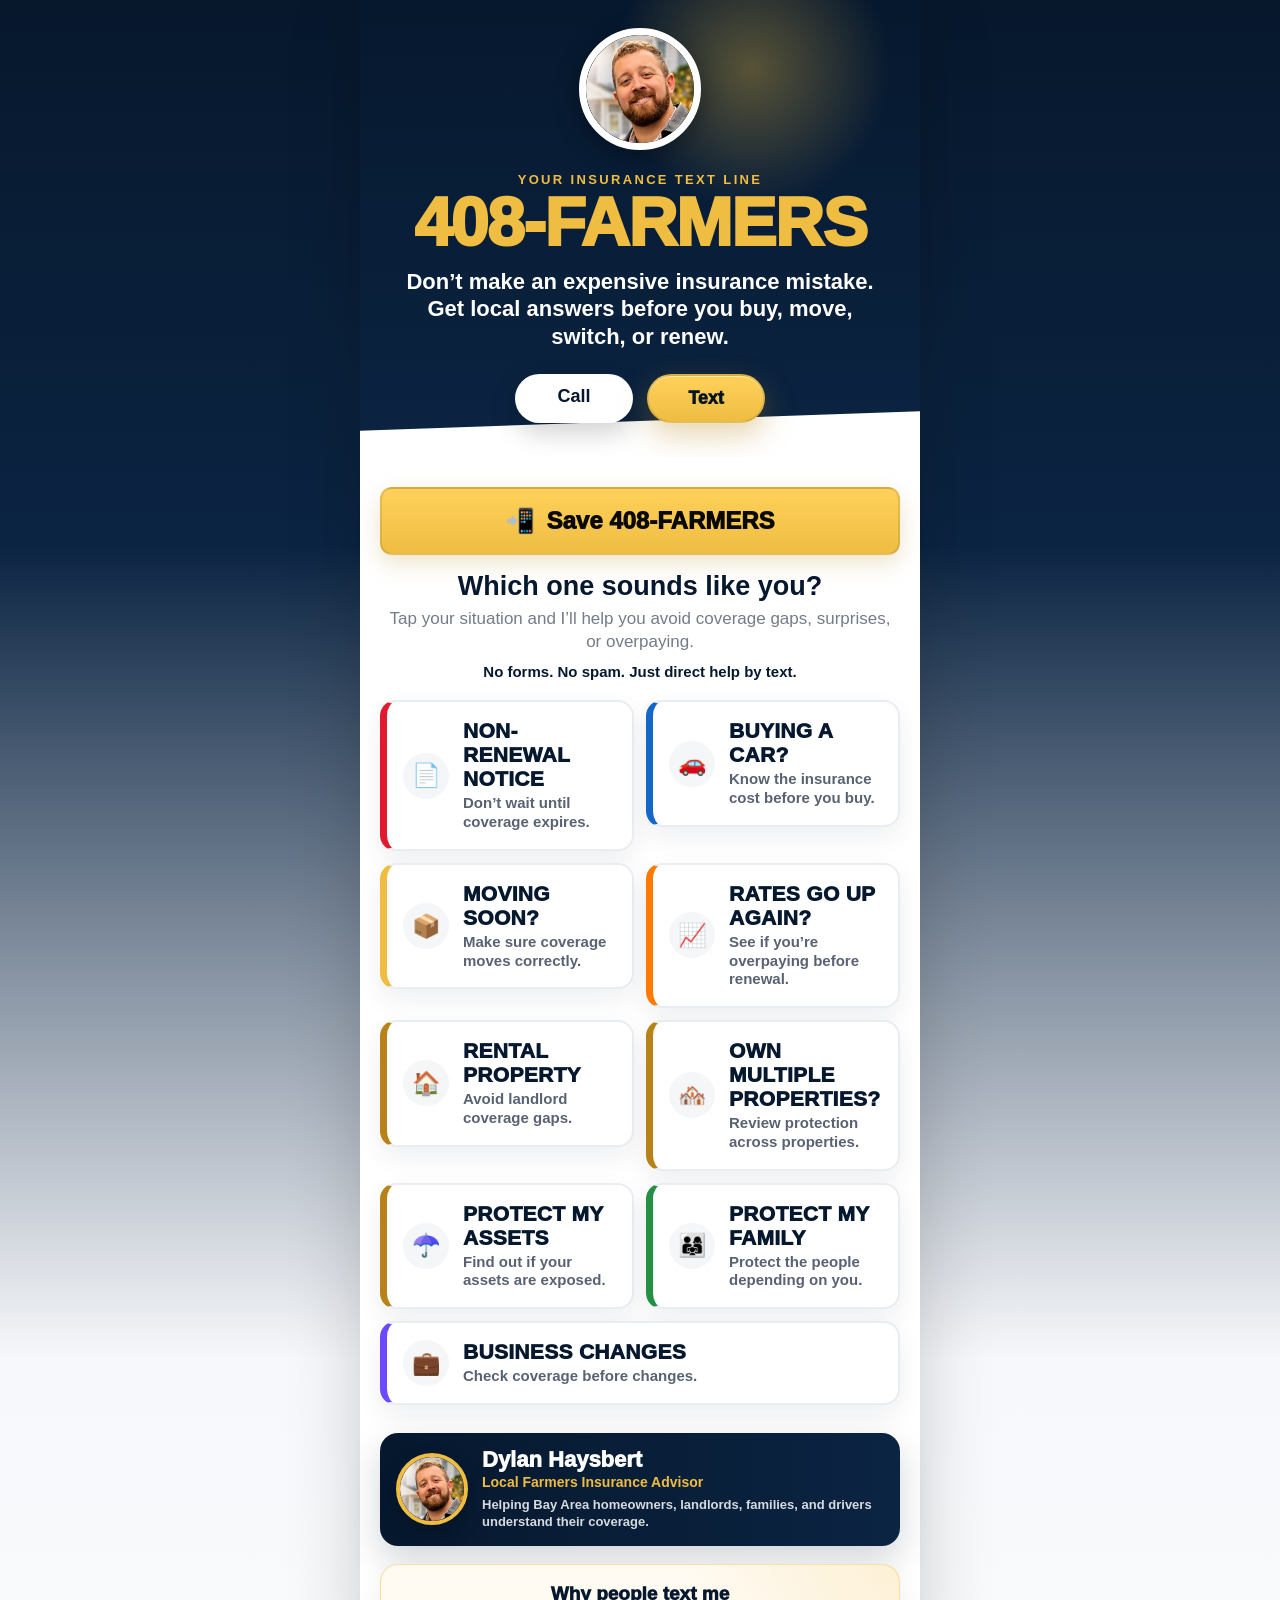
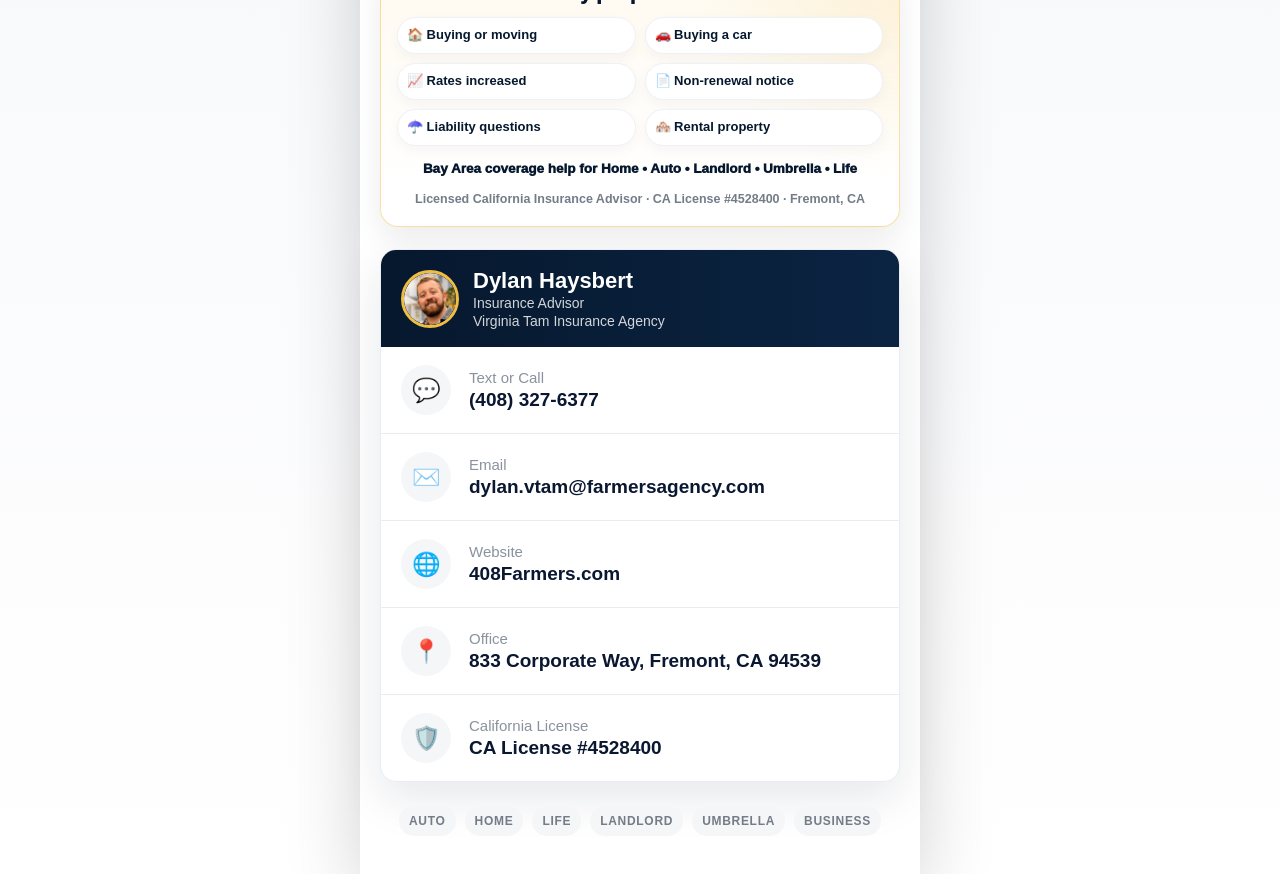
<file: adsupindex.html>
<!doctype html>
<html lang="en">
<head>
  <meta charset="utf-8" />
  <meta name="viewport" content="width=device-width, initial-scale=1" />
  <title>408-FARMERS | Your Insurance Text Line</title>
  <meta name="description" content="Save Dylan Haysbert, Insurance Advisor with Virginia Tam Insurance Agency. Before you buy, move, switch, or make insurance changes, text 408-FARMERS." />
  <meta property="og:title" content="408-FARMERS | Your Insurance Text Line" />
  <meta property="og:description" content="Before you make changes, text me first. Tap your situation and send a quick pre-filled text." />
  <meta property="og:type" content="website" />
  <meta property="og:image" content="/assets/dylan-headshot.png" />
  <link rel="icon" href="/assets/dylan-headshot.png" />
  <link rel="stylesheet" href="styles.css" />
</head>
<body>
  <main class="page" aria-label="408-FARMERS text line">
    <section class="hero">
      <div class="hero-bg"></div>
      <img class="avatar" src="assets/dylan-headshot.png" alt="Dylan Haysbert" />
      <p class="kicker">Your Insurance Text Line</p>
      <h1>408-FARMERS</h1>
      <p class="subhead">Don’t make an expensive insurance mistake. Get local answers before you buy, move, switch, or renew.</p>

      <div class="quick-actions" aria-label="Quick actions">
        <a href="tel:4083276377" aria-label="Call Dylan" onclick="trackEvent('CallClicked', {location: 'hero'})">Call</a>
        <a href="sms:+14083276377&body=Hi%20Dylan%2C%20I%20have%20an%20insurance%20question." aria-label="Text Dylan" onclick="trackEvent('TextClicked', {category: 'general', location: 'hero'})">Text</a>
      </div>
    </section>

    <section class="content">
      <a class="primary-btn" href="contact.vcf" download="Dylan-Haysbert-408-FARMERS.vcf" onclick="trackEvent('SaveContactClicked')">
        <span>📲</span> Save 408-FARMERS
      </a>
<section class="intro">
        <h2>Which one sounds like you?</h2>
        <p>Tap your situation and I’ll help you avoid coverage gaps, surprises, or overpaying.</p>
        <p class="trust-note">No forms. No spam. Just direct help by text.</p>
      </section>

      <section class="intent-grid" aria-label="Insurance help buttons">
        <article class="intent-item notice" data-key="notice">
          <button class="intent-card" type="button" aria-expanded="false" aria-controls="panel-notice">
            <span class="emoji">📄</span>
            <span><strong>NON-RENEWAL NOTICE</strong><small>Don’t wait until coverage expires.</small></span>
          </button>
          <div class="inline-launcher" id="panel-notice" hidden>
            <p class="inline-kicker">📄 NON-RENEWAL REVIEW</p>
            <p class="launcher-question">When does your policy expire?</p>
            <label class="field-label" for="input-notice">Policy expiration date</label>
            <input id="input-notice" class="smart-input" type="text" autocomplete="off" placeholder="Example: August 15" data-input="notice" />
            <p class="field-help">You can text me a photo of the notice after this.</p>
            <a class="send-text-btn" data-send="notice" href="#">TEXT DYLAN NOW</a>
            <p class="response-note">Real local agent. No call center. I’ll reply as soon as possible.</p>
            <button class="skip-btn" type="button" data-skip="notice">Skip this step</button>
          </div>
        </article>
        <article class="intent-item auto" data-key="car">
          <button class="intent-card" type="button" aria-expanded="false" aria-controls="panel-car">
            <span class="emoji">🚗</span>
            <span><strong>BUYING A CAR?</strong><small>Know the insurance cost before you buy.</small></span>
          </button>
          <div class="inline-launcher" id="panel-car" hidden>
            <p class="inline-kicker">🚗 AUTO ESTIMATE</p>
            <p class="launcher-question">What car are you considering?</p>
            <label class="field-label" for="input-car">Vehicle year / make / model</label>
            <input id="input-car" class="smart-input" type="text" autocomplete="off" placeholder="Example: 2024 Toyota Tacoma" data-input="car" />
            <p class="field-help">A rough vehicle description is enough to start.</p>
            <a class="send-text-btn" data-send="car" href="#">GET MY AUTO ESTIMATE</a>
            <p class="response-note">Real local agent. No call center. I’ll reply as soon as possible.</p>
            <button class="skip-btn" type="button" data-skip="car">Skip this step</button>
          </div>
        </article>
        <article class="intent-item move" data-key="move">
          <button class="intent-card" type="button" aria-expanded="false" aria-controls="panel-move">
            <span class="emoji">📦</span>
            <span><strong>MOVING SOON?</strong><small>Make sure coverage moves correctly.</small></span>
          </button>
          <div class="inline-launcher" id="panel-move" hidden>
            <p class="inline-kicker">📦 MOVE REVIEW</p>
            <p class="launcher-question">Where are you moving?</p>
            <label class="field-label" for="input-move">New city or ZIP code</label>
            <input id="input-move" class="smart-input" type="text" autocomplete="off" placeholder="Example: San Jose 95124" data-input="move" />
            <p class="field-help">City or ZIP is enough to start.</p>
            <a class="send-text-btn" data-send="move" href="#">GET MY MOVE REVIEW</a>
            <p class="response-note">Real local agent. No call center. I’ll reply as soon as possible.</p>
            <button class="skip-btn" type="button" data-skip="move">Skip this step</button>
          </div>
        </article>
        <article class="intent-item rates" data-key="rates">
          <button class="intent-card" type="button" aria-expanded="false" aria-controls="panel-rates">
            <span class="emoji">📈</span>
            <span><strong>RATES GO UP AGAIN?</strong><small>See if you’re overpaying before renewal.</small></span>
          </button>
          <div class="inline-launcher" id="panel-rates" hidden>
            <p class="inline-kicker">📈 RATE REVIEW</p>
            <p class="launcher-question">Who is your current carrier?</p>
            <label class="field-label" for="input-rates">Current carrier</label>
            <input id="input-rates" class="smart-input" type="text" autocomplete="off" placeholder="Example: State Farm, GEICO, AAA" data-input="rates" />
            <p class="field-help">You can text me your declarations page after this.</p>
            <a class="send-text-btn" data-send="rates" href="#">GET MY FREE REVIEW</a>
            <p class="response-note">Real local agent. No call center. I’ll reply as soon as possible.</p>
            <button class="skip-btn" type="button" data-skip="rates">Skip this step</button>
          </div>
        </article>
        <article class="intent-item landlord" data-key="rental">
          <button class="intent-card" type="button" aria-expanded="false" aria-controls="panel-rental">
            <span class="emoji">🏠</span>
            <span><strong>RENTAL PROPERTY</strong><small>Avoid landlord coverage gaps.</small></span>
          </button>
          <div class="inline-launcher" id="panel-rental" hidden>
            <p class="inline-kicker">🏠 LANDLORD REVIEW</p>
            <p class="launcher-question">Where is the rental located?</p>
            <label class="field-label" for="input-rental">Rental city or ZIP code</label>
            <input id="input-rental" class="smart-input" type="text" autocomplete="off" placeholder="Example: Fremont 94539" data-input="rental" />
            <p class="field-help">You do not need to enter the full address here.</p>
            <a class="send-text-btn" data-send="rental" href="#">GET MY LANDLORD REVIEW</a>
            <p class="response-note">Real local agent. No call center. I’ll reply as soon as possible.</p>
            <button class="skip-btn" type="button" data-skip="rental">Skip this step</button>
          </div>
        </article>
        <article class="intent-item multi" data-key="multi">
          <button class="intent-card" type="button" aria-expanded="false" aria-controls="panel-multi">
            <span class="emoji">🏘️</span>
            <span><strong>OWN MULTIPLE PROPERTIES?</strong><small>Review protection across properties.</small></span>
          </button>
          <div class="inline-launcher" id="panel-multi" hidden>
            <p class="inline-kicker">🏘️ PROPERTY REVIEW</p>
            <p class="launcher-question">How many properties do you own?</p>
            <label class="field-label" for="input-multi">Number of properties</label>
            <input id="input-multi" class="smart-input" type="text" autocomplete="off" placeholder="Example: 3 properties" data-input="multi" />
            <p class="field-help">A rough count is enough to start the review.</p>
            <a class="send-text-btn" data-send="multi" href="#">GET MY PROPERTY REVIEW</a>
            <p class="response-note">Real local agent. No call center. I’ll reply as soon as possible.</p>
            <button class="skip-btn" type="button" data-skip="multi">Skip this step</button>
          </div>
        </article>
        <article class="intent-item umbrella" data-key="umbrella">
          <button class="intent-card" type="button" aria-expanded="false" aria-controls="panel-umbrella">
            <span class="emoji">☂️</span>
            <span><strong>PROTECT MY ASSETS</strong><small>Find out if your assets are exposed.</small></span>
          </button>
          <div class="inline-launcher" id="panel-umbrella" hidden>
            <p class="inline-kicker">☂️ ASSET REVIEW</p>
            <p class="launcher-question">What asset or risk worries you most?</p>
            <label class="field-label" for="input-umbrella">Main concern</label>
            <input id="input-umbrella" class="smart-input" type="text" autocomplete="off" placeholder="Example: home, rental, teen driver, assets" data-input="umbrella" />
            <p class="field-help">One short phrase is enough.</p>
            <a class="send-text-btn" data-send="umbrella" href="#">CHECK MY COVERAGE</a>
            <p class="response-note">Real local agent. No call center. I’ll reply as soon as possible.</p>
            <button class="skip-btn" type="button" data-skip="umbrella">Skip this step</button>
          </div>
        </article>
        <article class="intent-item family" data-key="family">
          <button class="intent-card" type="button" aria-expanded="false" aria-controls="panel-family">
            <span class="emoji">👨‍👩‍👧</span>
            <span><strong>PROTECT MY FAMILY</strong><small>Protect the people depending on you.</small></span>
          </button>
          <div class="inline-launcher" id="panel-family" hidden>
            <p class="inline-kicker">👨‍👩‍👧 FAMILY REVIEW</p>
            <p class="launcher-question">Who do you want protected?</p>
            <label class="field-label" for="input-family">Family protection goal</label>
            <input id="input-family" class="smart-input" type="text" autocomplete="off" placeholder="Example: spouse and kids" data-input="family" />
            <p class="field-help">Keep it simple. We can discuss details later.</p>
            <a class="send-text-btn" data-send="family" href="#">ASK DYLAN ABOUT LIFE</a>
            <p class="response-note">Real local agent. No call center. I’ll reply as soon as possible.</p>
            <button class="skip-btn" type="button" data-skip="family">Skip this step</button>
          </div>
        </article>
        <article class="intent-item business" data-key="business">
          <button class="intent-card" type="button" aria-expanded="false" aria-controls="panel-business">
            <span class="emoji">💼</span>
            <span><strong>BUSINESS CHANGES</strong><small>Check coverage before changes.</small></span>
          </button>
          <div class="inline-launcher" id="panel-business" hidden>
            <p class="inline-kicker">💼 BUSINESS REVIEW</p>
            <p class="launcher-question">What changed in your business?</p>
            <label class="field-label" for="input-business">Business change</label>
            <input id="input-business" class="smart-input" type="text" autocomplete="off" placeholder="Example: new lease, contract, employee" data-input="business" />
            <p class="field-help">A short note helps me point you in the right direction.</p>
            <a class="send-text-btn" data-send="business" href="#">ASK DYLAN ABOUT BUSINESS</a>
            <p class="response-note">Real local agent. No call center. I’ll reply as soon as possible.</p>
            <button class="skip-btn" type="button" data-skip="business">Skip this step</button>
          </div>
        </article>
</section>


      <section class="top-advisor-card" aria-label="Dylan Haysbert local insurance advisor">
        <img src="assets/dylan-headshot.png" alt="Dylan Haysbert" />
        <div>
          <strong>Dylan Haysbert</strong>
          <span>Local Farmers Insurance Advisor</span>
          <small>Helping Bay Area homeowners, landlords, families, and drivers understand their coverage.</small>
        </div>
      </section>

      <section class="reason-card" aria-label="Why people text Dylan">
        <p class="reason-kicker">Why people text me</p>
        <div class="reason-grid">
          <span>🏠 Buying or moving</span>
          <span>🚗 Buying a car</span>
          <span>📈 Rates increased</span>
          <span>📄 Non-renewal notice</span>
          <span>☂️ Liability questions</span>
          <span>🏘️ Rental property</span>
        </div>
        <p class="proof-line">Bay Area coverage help for Home • Auto • Landlord • Umbrella • Life</p>
        <p class="license-line">Licensed California Insurance Advisor · CA License #4528400 · Fremont, CA</p>
      </section>

      <section class="info-card">
        <div class="profile-row">
          <img src="assets/dylan-headshot.png" alt="" />
          <div>
            <strong>Dylan Haysbert</strong>
            <small>Insurance Advisor</small>
            <small>Virginia Tam Insurance Agency</small>
          </div>
        </div>

        <a class="info-row" href="sms:+14083276377&body=Hi%20Dylan%2C%20I%20have%20an%20insurance%20question." onclick="trackEvent('TextClicked', {category: 'general', location: 'info_card'})">
          <span class="icon">💬</span>
          <span><small>Text or Call</small><strong>(408) 327-6377</strong></span>
        </a>
        <a class="info-row" href="mailto:dylan.vtam@farmersagency.com" onclick="trackEvent('EmailClicked', {location: 'info_card'})">
          <span class="icon">✉️</span>
          <span><small>Email</small><strong>dylan.vtam@farmersagency.com</strong></span>
        </a>
        <a class="info-row" href="https://408farmers.com">
          <span class="icon">🌐</span>
          <span><small>Website</small><strong>408Farmers.com</strong></span>
        </a>
        <div class="info-row"><span class="icon">📍</span><span><small>Office</small><strong>833 Corporate Way, Fremont, CA 94539</strong></span></div>
        <div class="info-row"><span class="icon">🛡️</span><span><small>California License</small><strong>CA License #4528400</strong></span></div>
      </section>

      <section class="service-strip" aria-label="Services">
        <span>Auto</span><span>Home</span><span>Life</span><span>Landlord</span><span>Umbrella</span><span>Business</span>
      </section>
    </section>
  </main>

  <script>
    const PHONE = '+14083276377';
    const launchers = {
      notice: { keyword: 'NOTICE', message: value => value ? `Hi Dylan, I received a non-renewal notice and my policy expires on ${value}. I would like to review my options.` : 'Hi Dylan, I received a non-renewal notice and would like to review my options.' },
      car: { keyword: 'CAR', message: value => value ? `Hi Dylan, I am considering a ${value} and would like an insurance estimate before I purchase.` : 'Hi Dylan, I am buying a car and would like an insurance estimate before I purchase.' },
      move: { keyword: 'MOVE', message: value => value ? `Hi Dylan, I am moving to ${value} and would like a coverage review before I update my address.` : 'Hi Dylan, I am moving soon and would like a coverage review before I update my address.' },
      rates: { keyword: 'REVIEW', message: value => value ? `Hi Dylan, my insurance rates went up with ${value} and I would like a coverage review.` : 'Hi Dylan, my insurance rates went up and I would like a coverage review.' },
      rental: { keyword: 'RENTAL', message: value => value ? `Hi Dylan, I own a rental property in ${value} and would like to discuss landlord insurance options.` : 'Hi Dylan, I own a rental property and would like to discuss landlord insurance options.' },
      multi: { keyword: 'REVIEW', message: value => value ? `Hi Dylan, I own ${value} and would like a multi-property insurance review.` : 'Hi Dylan, I own multiple properties and would like a multi-property insurance review.' },
      umbrella: { keyword: 'UMBRELLA', message: value => value ? `Hi Dylan, I would like to know if umbrella insurance makes sense for me. My main concern is ${value}.` : 'Hi Dylan, I would like to know if umbrella insurance makes sense for me.' },
      family: { keyword: 'FAMILY', message: value => value ? `Hi Dylan, I would like information about life insurance options to help protect my ${value}.` : 'Hi Dylan, I would like information about life insurance options for my family.' },
      business: { keyword: 'BUSINESS', message: value => value ? `Hi Dylan, I would like help with business insurance. My business change is: ${value}.` : 'Hi Dylan, I would like help with business insurance before I make changes.' }
    };


    function trackEvent(eventName, data = {}) {
      window.dataLayer = window.dataLayer || [];
      window.dataLayer.push({ event: eventName, ...data });
      if (window.fbq) {
        window.fbq('trackCustom', eventName, data);
      }
      console.log(eventName, data);
    }

    function smsHref(message) {
      return `sms:${PHONE}&body=${encodeURIComponent(message)}`;
    }

    function updateHref(key) {
      const config = launchers[key];
      const input = document.querySelector(`[data-input="${key}"]`);
      const send = document.querySelector(`[data-send="${key}"]`);
      if (!config || !input || !send) return;
      send.href = smsHref(config.message(input.value.trim()));
    }

    function closeAll(exceptKey) {
      document.querySelectorAll('.intent-item').forEach(item => {
        if (item.dataset.key !== exceptKey) {
          item.classList.remove('is-open');
          const button = item.querySelector('.intent-card');
          const panel = item.querySelector('.inline-launcher');
          if (button) button.setAttribute('aria-expanded', 'false');
          if (panel) panel.hidden = true;
        }
      });
    }

    document.querySelectorAll('.intent-item').forEach(item => {
      const key = item.dataset.key;
      const button = item.querySelector('.intent-card');
      const panel = item.querySelector('.inline-launcher');
      const input = item.querySelector('[data-input]');
      const skip = item.querySelector('[data-skip]');

      button.addEventListener('click', () => {
        const isOpening = !item.classList.contains('is-open');
        closeAll(key);
        item.classList.toggle('is-open', isOpening);
        panel.hidden = !isOpening;
        button.setAttribute('aria-expanded', String(isOpening));
        if (isOpening) {
          trackEvent('CategoryOpened', { category: key });
          updateHref(key);
          setTimeout(() => input.focus({ preventScroll: true }), 75);
          item.scrollIntoView({ behavior: 'smooth', block: 'nearest' });
        }
      });

      input.addEventListener('input', () => updateHref(key));
      const send = item.querySelector('[data-send]');
      send.addEventListener('click', () => trackEvent('TextButtonClicked', { category: key, hasDetail: Boolean(input.value.trim()) }));
      skip.addEventListener('click', () => {
        trackEvent('TextButtonClicked', { category: key, skipped: true, hasDetail: false });
        window.location.href = smsHref(launchers[key].message(''));
      });
      updateHref(key);
    });
  </script>
</body>
</html>
</file>
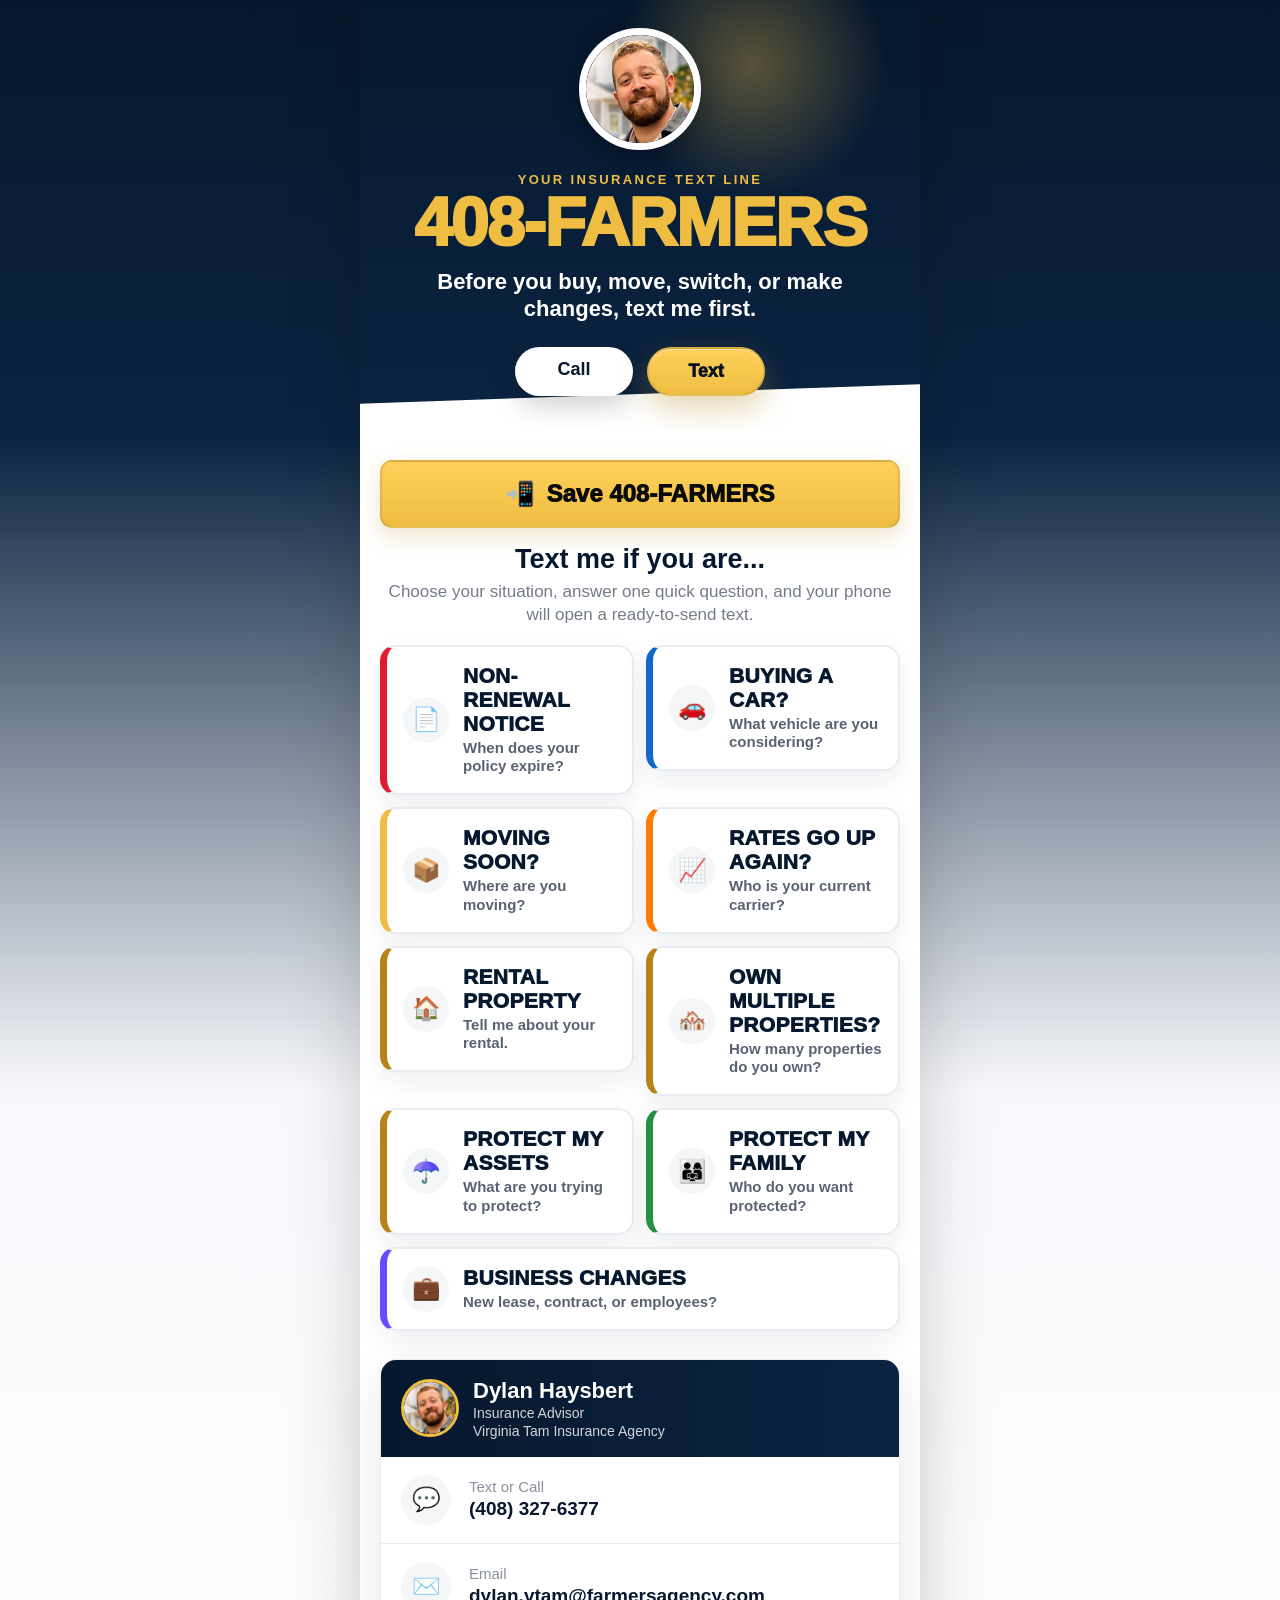
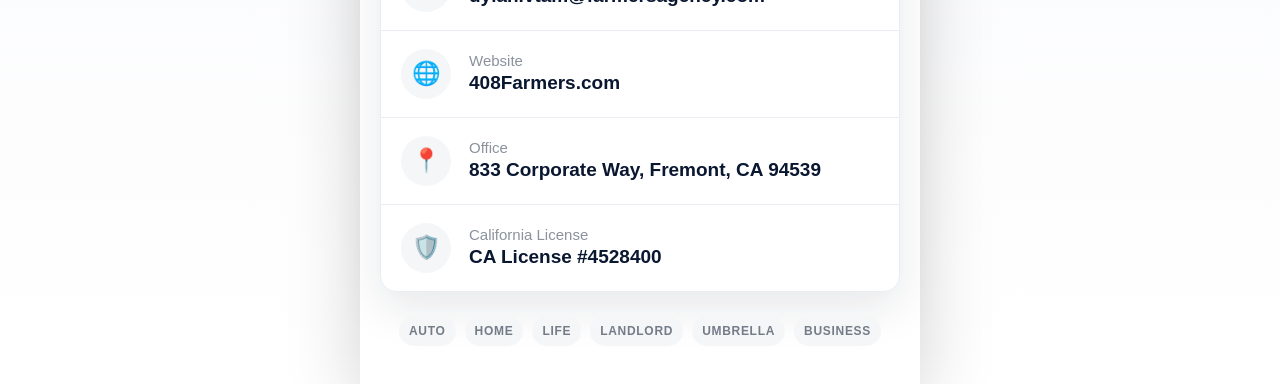
<file: bestindex.html>
<!doctype html>
<html lang="en">
<head>
  <meta charset="utf-8" />
  <meta name="viewport" content="width=device-width, initial-scale=1" />
  <title>408-FARMERS | Your Insurance Text Line</title>
  <meta name="description" content="Save Dylan Haysbert, Insurance Advisor with Virginia Tam Insurance Agency. Before you buy, move, switch, or make insurance changes, text 408-FARMERS." />
  <meta property="og:title" content="408-FARMERS | Your Insurance Text Line" />
  <meta property="og:description" content="Before you make changes, text me first. Tap your situation and send a quick pre-filled text." />
  <meta property="og:type" content="website" />
  <meta property="og:image" content="/assets/dylan-headshot.png" />
  <link rel="icon" href="/assets/dylan-headshot.png" />
  <link rel="stylesheet" href="styles.css" />
</head>
<body>
  <main class="page" aria-label="408-FARMERS text line">
    <section class="hero">
      <div class="hero-bg"></div>
      <img class="avatar" src="assets/dylan-headshot.png" alt="Dylan Haysbert" />
      <p class="kicker">Your Insurance Text Line</p>
      <h1>408-FARMERS</h1>
      <p class="subhead">Before you buy, move, switch, or make changes, text me first.</p>

      <div class="quick-actions" aria-label="Quick actions">
        <a href="tel:4083276377" aria-label="Call Dylan">Call</a>
        <a href="sms:+14083276377&body=Hi%20Dylan%2C%20I%20have%20an%20insurance%20question." aria-label="Text Dylan">Text</a>
      </div>
    </section>

    <section class="content">
      <a class="primary-btn" href="contact.vcf" download="Dylan-Haysbert-408-FARMERS.vcf">
        <span>📲</span> Save 408-FARMERS
      </a>

      <section class="intro">
        <h2>Text me if you are...</h2>
        <p>Choose your situation, answer one quick question, and your phone will open a ready-to-send text.</p>
      </section>

      <section class="intent-grid" aria-label="Insurance help buttons">
        <article class="intent-item notice" data-key="notice">
          <button class="intent-card" type="button" aria-expanded="false" aria-controls="panel-notice">
            <span class="emoji">📄</span>
            <span><strong>NON-RENEWAL NOTICE</strong><small>When does your policy expire?</small></span>
          </button>
          <div class="inline-launcher" id="panel-notice" hidden>
            <p class="inline-kicker">📄 NON-RENEWAL REVIEW</p>
            <p class="launcher-question">When does your policy expire?</p>
            <label class="field-label" for="input-notice">Policy expiration date</label>
            <input id="input-notice" class="smart-input" type="text" autocomplete="off" placeholder="Example: August 15" data-input="notice" />
            <p class="field-help">You can text me a photo of the notice after this.</p>
            <a class="send-text-btn" data-send="notice" href="#">TEXT DYLAN — NOTICE</a>
            <button class="skip-btn" type="button" data-skip="notice">Skip this step</button>
          </div>
        </article>
        <article class="intent-item auto" data-key="car">
          <button class="intent-card" type="button" aria-expanded="false" aria-controls="panel-car">
            <span class="emoji">🚗</span>
            <span><strong>BUYING A CAR?</strong><small>What vehicle are you considering?</small></span>
          </button>
          <div class="inline-launcher" id="panel-car" hidden>
            <p class="inline-kicker">🚗 AUTO ESTIMATE</p>
            <p class="launcher-question">What vehicle are you considering?</p>
            <label class="field-label" for="input-car">Vehicle year / make / model</label>
            <input id="input-car" class="smart-input" type="text" autocomplete="off" placeholder="Example: 2024 Toyota Tacoma" data-input="car" />
            <p class="field-help">A rough vehicle description is enough to start.</p>
            <a class="send-text-btn" data-send="car" href="#">TEXT DYLAN — CAR</a>
            <button class="skip-btn" type="button" data-skip="car">Skip this step</button>
          </div>
        </article>
        <article class="intent-item move" data-key="move">
          <button class="intent-card" type="button" aria-expanded="false" aria-controls="panel-move">
            <span class="emoji">📦</span>
            <span><strong>MOVING SOON?</strong><small>Where are you moving?</small></span>
          </button>
          <div class="inline-launcher" id="panel-move" hidden>
            <p class="inline-kicker">📦 MOVE REVIEW</p>
            <p class="launcher-question">Where are you moving?</p>
            <label class="field-label" for="input-move">New city or ZIP code</label>
            <input id="input-move" class="smart-input" type="text" autocomplete="off" placeholder="Example: San Jose 95124" data-input="move" />
            <p class="field-help">City or ZIP is enough to start.</p>
            <a class="send-text-btn" data-send="move" href="#">TEXT DYLAN — MOVE</a>
            <button class="skip-btn" type="button" data-skip="move">Skip this step</button>
          </div>
        </article>
        <article class="intent-item rates" data-key="rates">
          <button class="intent-card" type="button" aria-expanded="false" aria-controls="panel-rates">
            <span class="emoji">📈</span>
            <span><strong>RATES GO UP AGAIN?</strong><small>Who is your current carrier?</small></span>
          </button>
          <div class="inline-launcher" id="panel-rates" hidden>
            <p class="inline-kicker">📈 RATE REVIEW</p>
            <p class="launcher-question">Who is your current insurance company?</p>
            <label class="field-label" for="input-rates">Current carrier</label>
            <input id="input-rates" class="smart-input" type="text" autocomplete="off" placeholder="Example: State Farm, GEICO, AAA" data-input="rates" />
            <p class="field-help">You can text me your declarations page after this.</p>
            <a class="send-text-btn" data-send="rates" href="#">TEXT DYLAN — REVIEW</a>
            <button class="skip-btn" type="button" data-skip="rates">Skip this step</button>
          </div>
        </article>
        <article class="intent-item landlord" data-key="rental">
          <button class="intent-card" type="button" aria-expanded="false" aria-controls="panel-rental">
            <span class="emoji">🏠</span>
            <span><strong>RENTAL PROPERTY</strong><small>Tell me about your rental.</small></span>
          </button>
          <div class="inline-launcher" id="panel-rental" hidden>
            <p class="inline-kicker">🏠 LANDLORD REVIEW</p>
            <p class="launcher-question">Where is the rental property located?</p>
            <label class="field-label" for="input-rental">Rental city or ZIP code</label>
            <input id="input-rental" class="smart-input" type="text" autocomplete="off" placeholder="Example: Fremont 94539" data-input="rental" />
            <p class="field-help">You do not need to enter the full address here.</p>
            <a class="send-text-btn" data-send="rental" href="#">TEXT DYLAN — RENTAL</a>
            <button class="skip-btn" type="button" data-skip="rental">Skip this step</button>
          </div>
        </article>
        <article class="intent-item multi" data-key="multi">
          <button class="intent-card" type="button" aria-expanded="false" aria-controls="panel-multi">
            <span class="emoji">🏘️</span>
            <span><strong>OWN MULTIPLE PROPERTIES?</strong><small>How many properties do you own?</small></span>
          </button>
          <div class="inline-launcher" id="panel-multi" hidden>
            <p class="inline-kicker">🏘️ PROPERTY REVIEW</p>
            <p class="launcher-question">How many properties do you own?</p>
            <label class="field-label" for="input-multi">Number of properties</label>
            <input id="input-multi" class="smart-input" type="text" autocomplete="off" placeholder="Example: 3 properties" data-input="multi" />
            <p class="field-help">A rough count is enough to start the review.</p>
            <a class="send-text-btn" data-send="multi" href="#">TEXT DYLAN — REVIEW</a>
            <button class="skip-btn" type="button" data-skip="multi">Skip this step</button>
          </div>
        </article>
        <article class="intent-item umbrella" data-key="umbrella">
          <button class="intent-card" type="button" aria-expanded="false" aria-controls="panel-umbrella">
            <span class="emoji">☂️</span>
            <span><strong>PROTECT MY ASSETS</strong><small>What are you trying to protect?</small></span>
          </button>
          <div class="inline-launcher" id="panel-umbrella" hidden>
            <p class="inline-kicker">☂️ ASSET REVIEW</p>
            <p class="launcher-question">What are you trying to protect?</p>
            <label class="field-label" for="input-umbrella">Main concern</label>
            <input id="input-umbrella" class="smart-input" type="text" autocomplete="off" placeholder="Example: home, rental, teen driver, assets" data-input="umbrella" />
            <p class="field-help">One short phrase is enough.</p>
            <a class="send-text-btn" data-send="umbrella" href="#">TEXT DYLAN — UMBRELLA</a>
            <button class="skip-btn" type="button" data-skip="umbrella">Skip this step</button>
          </div>
        </article>
        <article class="intent-item family" data-key="family">
          <button class="intent-card" type="button" aria-expanded="false" aria-controls="panel-family">
            <span class="emoji">👨‍👩‍👧</span>
            <span><strong>PROTECT MY FAMILY</strong><small>Who do you want protected?</small></span>
          </button>
          <div class="inline-launcher" id="panel-family" hidden>
            <p class="inline-kicker">👨‍👩‍👧 FAMILY REVIEW</p>
            <p class="launcher-question">Who do you want protected?</p>
            <label class="field-label" for="input-family">Family protection goal</label>
            <input id="input-family" class="smart-input" type="text" autocomplete="off" placeholder="Example: spouse and kids" data-input="family" />
            <p class="field-help">Keep it simple. We can discuss details later.</p>
            <a class="send-text-btn" data-send="family" href="#">TEXT DYLAN — FAMILY</a>
            <button class="skip-btn" type="button" data-skip="family">Skip this step</button>
          </div>
        </article>
        <article class="intent-item business" data-key="business">
          <button class="intent-card" type="button" aria-expanded="false" aria-controls="panel-business">
            <span class="emoji">💼</span>
            <span><strong>BUSINESS CHANGES</strong><small>New lease, contract, or employees?</small></span>
          </button>
          <div class="inline-launcher" id="panel-business" hidden>
            <p class="inline-kicker">💼 BUSINESS REVIEW</p>
            <p class="launcher-question">What changed in your business?</p>
            <label class="field-label" for="input-business">Business change</label>
            <input id="input-business" class="smart-input" type="text" autocomplete="off" placeholder="Example: new lease, contract, employee" data-input="business" />
            <p class="field-help">A short note helps me point you in the right direction.</p>
            <a class="send-text-btn" data-send="business" href="#">TEXT DYLAN — BUSINESS</a>
            <button class="skip-btn" type="button" data-skip="business">Skip this step</button>
          </div>
        </article>
      </section>

      <section class="info-card">
        <div class="profile-row">
          <img src="assets/dylan-headshot.png" alt="" />
          <div>
            <strong>Dylan Haysbert</strong>
            <small>Insurance Advisor</small>
            <small>Virginia Tam Insurance Agency</small>
          </div>
        </div>

        <a class="info-row" href="sms:+14083276377&body=Hi%20Dylan%2C%20I%20have%20an%20insurance%20question.">
          <span class="icon">💬</span>
          <span><small>Text or Call</small><strong>(408) 327-6377</strong></span>
        </a>
        <a class="info-row" href="mailto:dylan.vtam@farmersagency.com">
          <span class="icon">✉️</span>
          <span><small>Email</small><strong>dylan.vtam@farmersagency.com</strong></span>
        </a>
        <a class="info-row" href="https://408farmers.com">
          <span class="icon">🌐</span>
          <span><small>Website</small><strong>408Farmers.com</strong></span>
        </a>
        <div class="info-row"><span class="icon">📍</span><span><small>Office</small><strong>833 Corporate Way, Fremont, CA 94539</strong></span></div>
        <div class="info-row"><span class="icon">🛡️</span><span><small>California License</small><strong>CA License #4528400</strong></span></div>
      </section>

      <section class="service-strip" aria-label="Services">
        <span>Auto</span><span>Home</span><span>Life</span><span>Landlord</span><span>Umbrella</span><span>Business</span>
      </section>
    </section>
  </main>

  <script>
    const PHONE = '+14083276377';
    const launchers = {
      notice: { keyword: 'NOTICE', message: value => value ? `Hi Dylan, I received a non-renewal notice and my policy expires on ${value}. I would like to review my options.` : 'Hi Dylan, I received a non-renewal notice and would like to review my options.' },
      car: { keyword: 'CAR', message: value => value ? `Hi Dylan, I am considering a ${value} and would like an insurance estimate before I purchase.` : 'Hi Dylan, I am buying a car and would like an insurance estimate before I purchase.' },
      move: { keyword: 'MOVE', message: value => value ? `Hi Dylan, I am moving to ${value} and would like a coverage review before I update my address.` : 'Hi Dylan, I am moving soon and would like a coverage review before I update my address.' },
      rates: { keyword: 'REVIEW', message: value => value ? `Hi Dylan, my insurance rates went up with ${value} and I would like a coverage review.` : 'Hi Dylan, my insurance rates went up and I would like a coverage review.' },
      rental: { keyword: 'RENTAL', message: value => value ? `Hi Dylan, I own a rental property in ${value} and would like to discuss landlord insurance options.` : 'Hi Dylan, I own a rental property and would like to discuss landlord insurance options.' },
      multi: { keyword: 'REVIEW', message: value => value ? `Hi Dylan, I own ${value} and would like a multi-property insurance review.` : 'Hi Dylan, I own multiple properties and would like a multi-property insurance review.' },
      umbrella: { keyword: 'UMBRELLA', message: value => value ? `Hi Dylan, I would like to know if umbrella insurance makes sense for me. My main concern is ${value}.` : 'Hi Dylan, I would like to know if umbrella insurance makes sense for me.' },
      family: { keyword: 'FAMILY', message: value => value ? `Hi Dylan, I would like information about life insurance options to help protect my ${value}.` : 'Hi Dylan, I would like information about life insurance options for my family.' },
      business: { keyword: 'BUSINESS', message: value => value ? `Hi Dylan, I would like help with business insurance. My business change is: ${value}.` : 'Hi Dylan, I would like help with business insurance before I make changes.' }
    };

    function smsHref(message) {
      return `sms:${PHONE}&body=${encodeURIComponent(message)}`;
    }

    function updateHref(key) {
      const config = launchers[key];
      const input = document.querySelector(`[data-input="${key}"]`);
      const send = document.querySelector(`[data-send="${key}"]`);
      if (!config || !input || !send) return;
      send.href = smsHref(config.message(input.value.trim()));
    }

    function closeAll(exceptKey) {
      document.querySelectorAll('.intent-item').forEach(item => {
        if (item.dataset.key !== exceptKey) {
          item.classList.remove('is-open');
          const button = item.querySelector('.intent-card');
          const panel = item.querySelector('.inline-launcher');
          if (button) button.setAttribute('aria-expanded', 'false');
          if (panel) panel.hidden = true;
        }
      });
    }

    document.querySelectorAll('.intent-item').forEach(item => {
      const key = item.dataset.key;
      const button = item.querySelector('.intent-card');
      const panel = item.querySelector('.inline-launcher');
      const input = item.querySelector('[data-input]');
      const skip = item.querySelector('[data-skip]');

      button.addEventListener('click', () => {
        const isOpening = !item.classList.contains('is-open');
        closeAll(key);
        item.classList.toggle('is-open', isOpening);
        panel.hidden = !isOpening;
        button.setAttribute('aria-expanded', String(isOpening));
        if (isOpening) {
          updateHref(key);
          setTimeout(() => input.focus({ preventScroll: true }), 75);
          item.scrollIntoView({ behavior: 'smooth', block: 'nearest' });
        }
      });

      input.addEventListener('input', () => updateHref(key));
      skip.addEventListener('click', () => {
        window.location.href = smsHref(launchers[key].message(''));
      });
      updateHref(key);
    });
  </script>
</body>
</html>
</file>
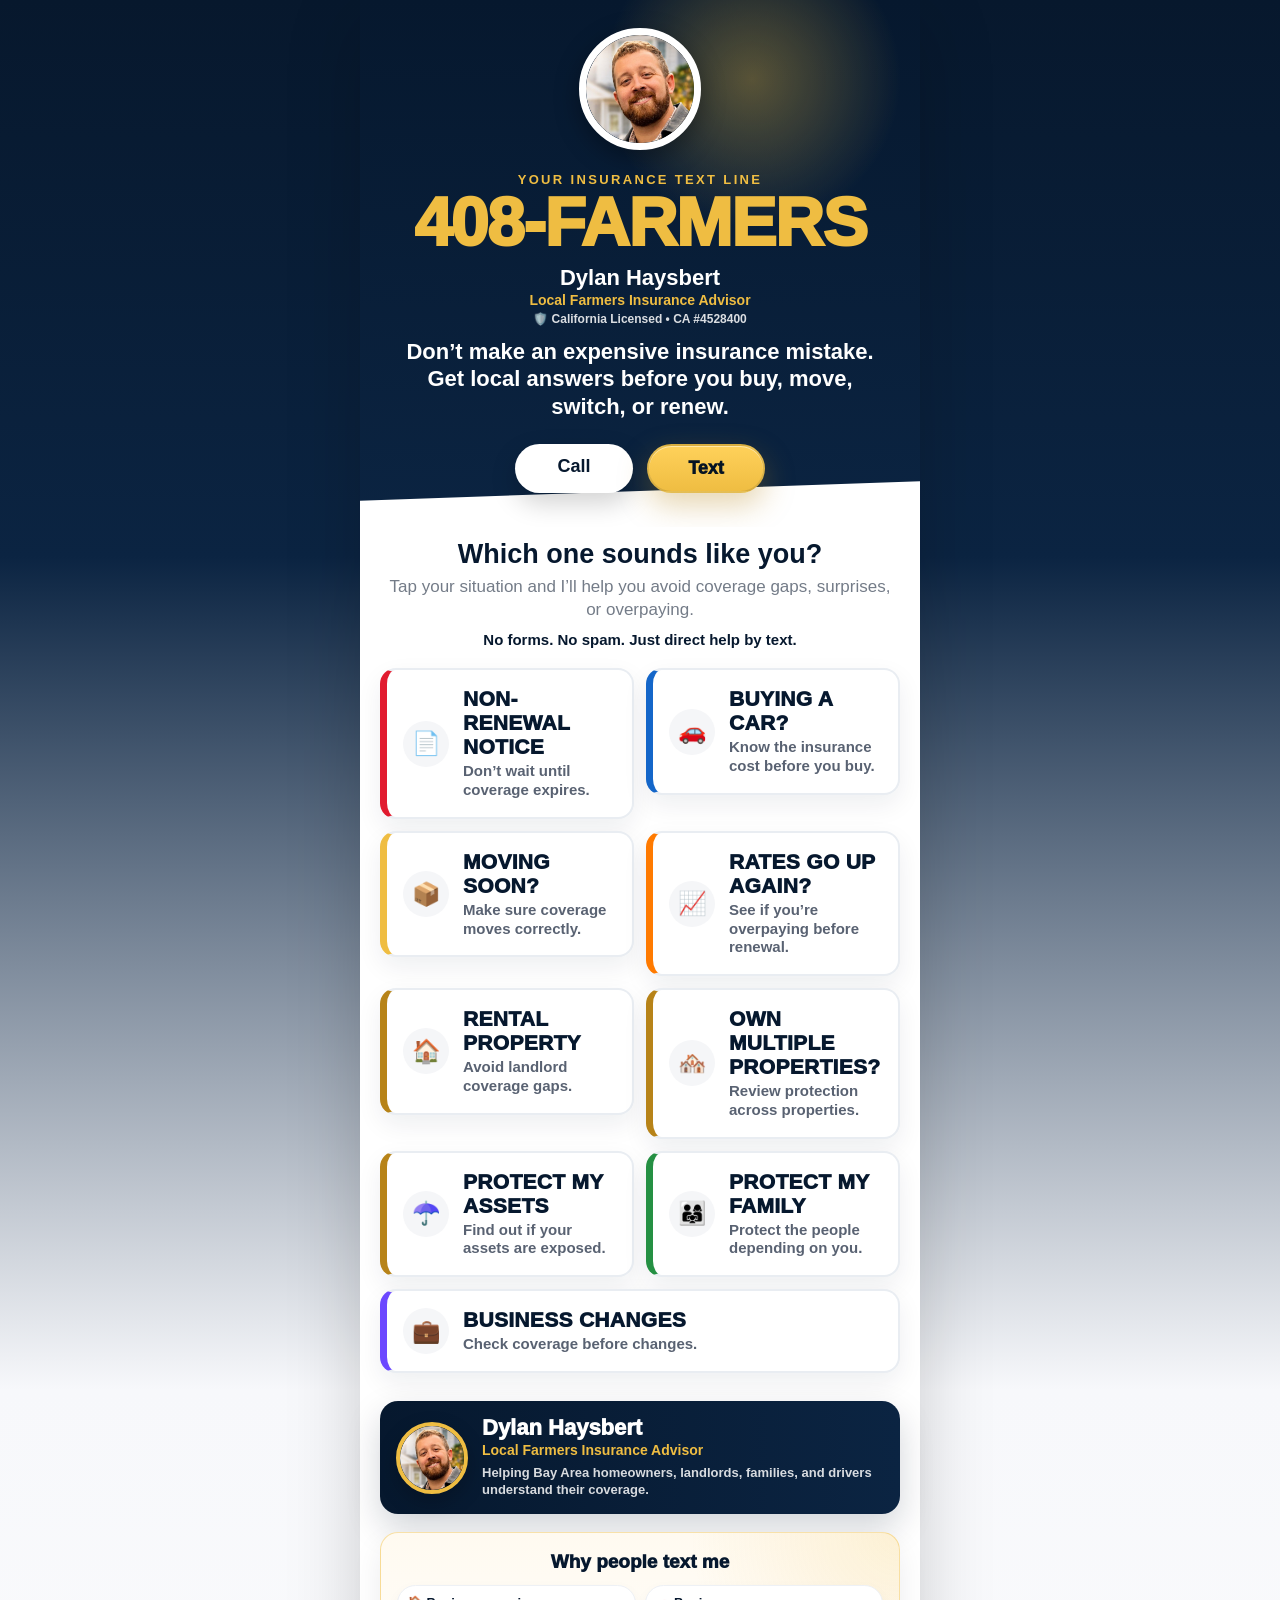
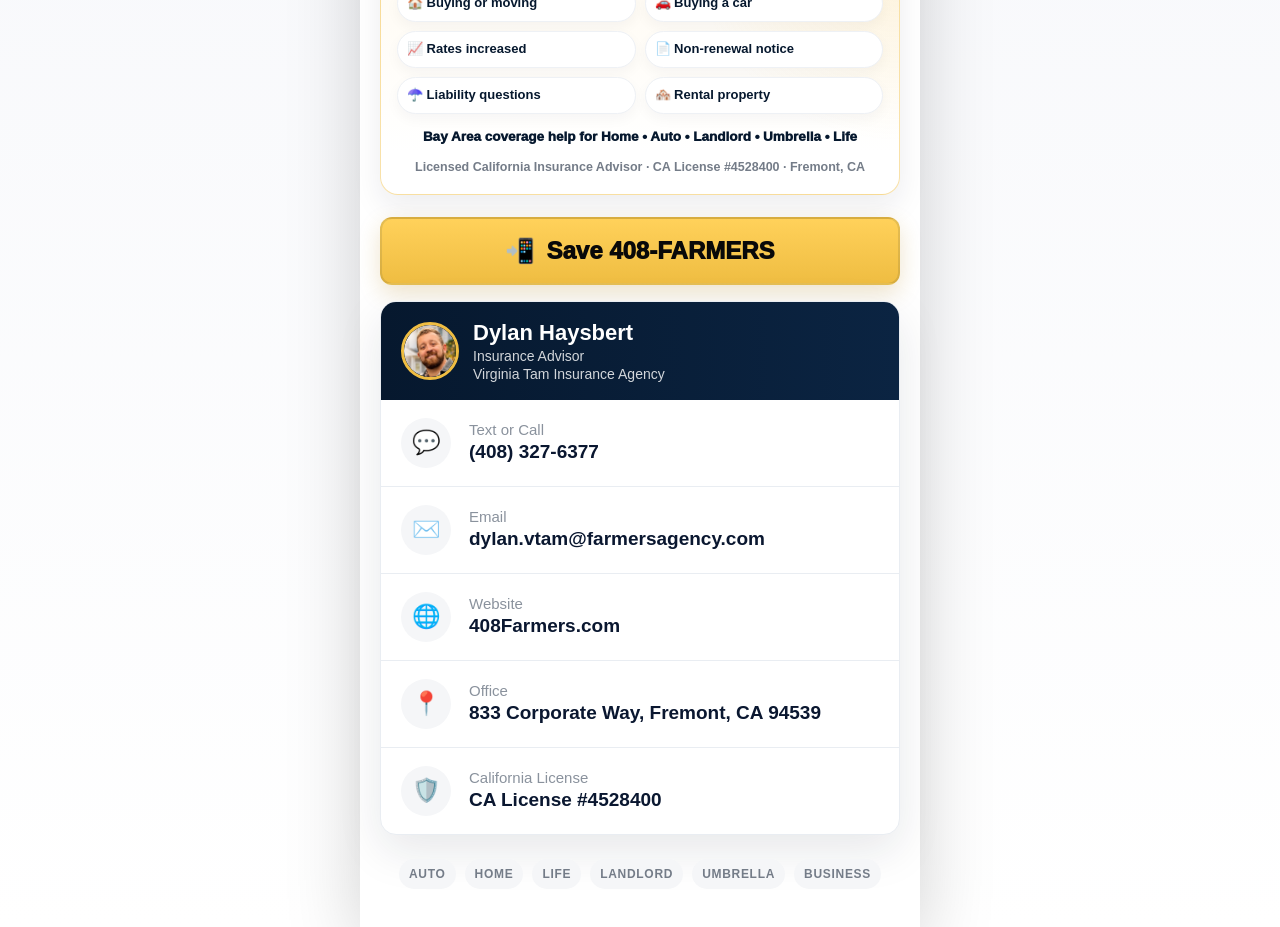
<file: daddyindex.html>
<!doctype html>
<html lang="en">
<head>
  <meta charset="utf-8" />
  <meta name="viewport" content="width=device-width, initial-scale=1" />
  <title>408-FARMERS | Your Insurance Text Line</title>
  <meta name="description" content="Save Dylan Haysbert, Insurance Advisor with Virginia Tam Insurance Agency. Before you buy, move, switch, or make insurance changes, text 408-FARMERS." />
  <meta property="og:title" content="408-FARMERS | Your Insurance Text Line" />
  <meta property="og:description" content="Before you make changes, text me first. Tap your situation and send a quick pre-filled text." />
  <meta property="og:type" content="website" />
  <meta property="og:image" content="/assets/dylan-headshot.png" />
  <link rel="icon" href="/assets/dylan-headshot.png" />
  <link rel="stylesheet" href="styles.css" />
</head>
<body>
  <main class="page" aria-label="408-FARMERS text line">
    <section class="hero">
      <div class="hero-bg"></div>
      <img class="avatar" src="assets/dylan-headshot.png" alt="Dylan Haysbert" />
      <p class="kicker">Your Insurance Text Line</p>
      <h1>408-FARMERS</h1>
      <div class="hero-identity">
        <div class="hero-name">Dylan Haysbert</div>
        <div class="hero-role">Local Farmers Insurance Advisor</div>
        <div class="hero-license">🛡️ California Licensed • CA #4528400</div>
      </div>

      <p class="subhead">Don’t make an expensive insurance mistake. Get local answers before you buy, move, switch, or renew.</p>

      <div class="quick-actions" aria-label="Quick actions">
        <a href="tel:4083276377" aria-label="Call Dylan" onclick="trackEvent('CallClicked', {location: 'hero'})">Call</a>
        <a href="sms:+14083276377&body=Hi%20Dylan%2C%20I%20have%20an%20insurance%20question." aria-label="Text Dylan" onclick="trackEvent('TextClicked', {category: 'general', location: 'hero'})">Text</a>
      </div>
    </section>

    <section class="content">
      
<section class="intro">
        <h2>Which one sounds like you?</h2>
        <p>Tap your situation and I’ll help you avoid coverage gaps, surprises, or overpaying.</p>
        <p class="trust-note">No forms. No spam. Just direct help by text.</p>
      </section>

      <section class="intent-grid" aria-label="Insurance help buttons">
        <article class="intent-item notice" data-key="notice">
          <button class="intent-card" type="button" aria-expanded="false" aria-controls="panel-notice">
            <span class="emoji">📄</span>
            <span><strong>NON-RENEWAL NOTICE</strong><small>Don’t wait until coverage expires.</small></span>
          </button>
          <div class="inline-launcher" id="panel-notice" hidden>
            <p class="inline-kicker">📄 NON-RENEWAL REVIEW</p>
            <p class="launcher-question">When does your policy expire?</p>
            <label class="field-label" for="input-notice">Policy expiration date</label>
            <input id="input-notice" class="smart-input" type="text" autocomplete="off" placeholder="Example: August 15" data-input="notice" />
            <p class="field-help">You can text me a photo of the notice after this.</p>
            <a class="send-text-btn" data-send="notice" href="#">TEXT DYLAN NOW</a>
            <p class="response-note">Real local agent. No call center. I’ll reply as soon as possible.</p>
            <button class="skip-btn" type="button" data-skip="notice">Skip this step</button>
          </div>
        </article>
        <article class="intent-item auto" data-key="car">
          <button class="intent-card" type="button" aria-expanded="false" aria-controls="panel-car">
            <span class="emoji">🚗</span>
            <span><strong>BUYING A CAR?</strong><small>Know the insurance cost before you buy.</small></span>
          </button>
          <div class="inline-launcher" id="panel-car" hidden>
            <p class="inline-kicker">🚗 AUTO ESTIMATE</p>
            <p class="launcher-question">What car are you considering?</p>
            <label class="field-label" for="input-car">Vehicle year / make / model</label>
            <input id="input-car" class="smart-input" type="text" autocomplete="off" placeholder="Example: 2024 Toyota Tacoma" data-input="car" />
            <p class="field-help">A rough vehicle description is enough to start.</p>
            <a class="send-text-btn" data-send="car" href="#">GET MY AUTO ESTIMATE</a>
            <p class="response-note">Real local agent. No call center. I’ll reply as soon as possible.</p>
            <button class="skip-btn" type="button" data-skip="car">Skip this step</button>
          </div>
        </article>
        <article class="intent-item move" data-key="move">
          <button class="intent-card" type="button" aria-expanded="false" aria-controls="panel-move">
            <span class="emoji">📦</span>
            <span><strong>MOVING SOON?</strong><small>Make sure coverage moves correctly.</small></span>
          </button>
          <div class="inline-launcher" id="panel-move" hidden>
            <p class="inline-kicker">📦 MOVE REVIEW</p>
            <p class="launcher-question">Where are you moving?</p>
            <label class="field-label" for="input-move">New city or ZIP code</label>
            <input id="input-move" class="smart-input" type="text" autocomplete="off" placeholder="Example: San Jose 95124" data-input="move" />
            <p class="field-help">City or ZIP is enough to start.</p>
            <a class="send-text-btn" data-send="move" href="#">GET MY MOVE REVIEW</a>
            <p class="response-note">Real local agent. No call center. I’ll reply as soon as possible.</p>
            <button class="skip-btn" type="button" data-skip="move">Skip this step</button>
          </div>
        </article>
        <article class="intent-item rates" data-key="rates">
          <button class="intent-card" type="button" aria-expanded="false" aria-controls="panel-rates">
            <span class="emoji">📈</span>
            <span><strong>RATES GO UP AGAIN?</strong><small>See if you’re overpaying before renewal.</small></span>
          </button>
          <div class="inline-launcher" id="panel-rates" hidden>
            <p class="inline-kicker">📈 RATE REVIEW</p>
            <p class="launcher-question">Who is your current carrier?</p>
            <label class="field-label" for="input-rates">Current carrier</label>
            <input id="input-rates" class="smart-input" type="text" autocomplete="off" placeholder="Example: State Farm, GEICO, AAA" data-input="rates" />
            <p class="field-help">You can text me your declarations page after this.</p>
            <a class="send-text-btn" data-send="rates" href="#">GET MY FREE REVIEW</a>
            <p class="response-note">Real local agent. No call center. I’ll reply as soon as possible.</p>
            <button class="skip-btn" type="button" data-skip="rates">Skip this step</button>
          </div>
        </article>
        <article class="intent-item landlord" data-key="rental">
          <button class="intent-card" type="button" aria-expanded="false" aria-controls="panel-rental">
            <span class="emoji">🏠</span>
            <span><strong>RENTAL PROPERTY</strong><small>Avoid landlord coverage gaps.</small></span>
          </button>
          <div class="inline-launcher" id="panel-rental" hidden>
            <p class="inline-kicker">🏠 LANDLORD REVIEW</p>
            <p class="launcher-question">Where is the rental located?</p>
            <label class="field-label" for="input-rental">Rental city or ZIP code</label>
            <input id="input-rental" class="smart-input" type="text" autocomplete="off" placeholder="Example: Fremont 94539" data-input="rental" />
            <p class="field-help">You do not need to enter the full address here.</p>
            <a class="send-text-btn" data-send="rental" href="#">GET MY LANDLORD REVIEW</a>
            <p class="response-note">Real local agent. No call center. I’ll reply as soon as possible.</p>
            <button class="skip-btn" type="button" data-skip="rental">Skip this step</button>
          </div>
        </article>
        <article class="intent-item multi" data-key="multi">
          <button class="intent-card" type="button" aria-expanded="false" aria-controls="panel-multi">
            <span class="emoji">🏘️</span>
            <span><strong>OWN MULTIPLE PROPERTIES?</strong><small>Review protection across properties.</small></span>
          </button>
          <div class="inline-launcher" id="panel-multi" hidden>
            <p class="inline-kicker">🏘️ PROPERTY REVIEW</p>
            <p class="launcher-question">How many properties do you own?</p>
            <label class="field-label" for="input-multi">Number of properties</label>
            <input id="input-multi" class="smart-input" type="text" autocomplete="off" placeholder="Example: 3 properties" data-input="multi" />
            <p class="field-help">A rough count is enough to start the review.</p>
            <a class="send-text-btn" data-send="multi" href="#">GET MY PROPERTY REVIEW</a>
            <p class="response-note">Real local agent. No call center. I’ll reply as soon as possible.</p>
            <button class="skip-btn" type="button" data-skip="multi">Skip this step</button>
          </div>
        </article>
        <article class="intent-item umbrella" data-key="umbrella">
          <button class="intent-card" type="button" aria-expanded="false" aria-controls="panel-umbrella">
            <span class="emoji">☂️</span>
            <span><strong>PROTECT MY ASSETS</strong><small>Find out if your assets are exposed.</small></span>
          </button>
          <div class="inline-launcher" id="panel-umbrella" hidden>
            <p class="inline-kicker">☂️ ASSET REVIEW</p>
            <p class="launcher-question">What asset or risk worries you most?</p>
            <label class="field-label" for="input-umbrella">Main concern</label>
            <input id="input-umbrella" class="smart-input" type="text" autocomplete="off" placeholder="Example: home, rental, teen driver, assets" data-input="umbrella" />
            <p class="field-help">One short phrase is enough.</p>
            <a class="send-text-btn" data-send="umbrella" href="#">CHECK MY COVERAGE</a>
            <p class="response-note">Real local agent. No call center. I’ll reply as soon as possible.</p>
            <button class="skip-btn" type="button" data-skip="umbrella">Skip this step</button>
          </div>
        </article>
        <article class="intent-item family" data-key="family">
          <button class="intent-card" type="button" aria-expanded="false" aria-controls="panel-family">
            <span class="emoji">👨‍👩‍👧</span>
            <span><strong>PROTECT MY FAMILY</strong><small>Protect the people depending on you.</small></span>
          </button>
          <div class="inline-launcher" id="panel-family" hidden>
            <p class="inline-kicker">👨‍👩‍👧 FAMILY REVIEW</p>
            <p class="launcher-question">Who do you want protected?</p>
            <label class="field-label" for="input-family">Family protection goal</label>
            <input id="input-family" class="smart-input" type="text" autocomplete="off" placeholder="Example: spouse and kids" data-input="family" />
            <p class="field-help">Keep it simple. We can discuss details later.</p>
            <a class="send-text-btn" data-send="family" href="#">ASK DYLAN ABOUT LIFE</a>
            <p class="response-note">Real local agent. No call center. I’ll reply as soon as possible.</p>
            <button class="skip-btn" type="button" data-skip="family">Skip this step</button>
          </div>
        </article>
        <article class="intent-item business" data-key="business">
          <button class="intent-card" type="button" aria-expanded="false" aria-controls="panel-business">
            <span class="emoji">💼</span>
            <span><strong>BUSINESS CHANGES</strong><small>Check coverage before changes.</small></span>
          </button>
          <div class="inline-launcher" id="panel-business" hidden>
            <p class="inline-kicker">💼 BUSINESS REVIEW</p>
            <p class="launcher-question">What changed in your business?</p>
            <label class="field-label" for="input-business">Business change</label>
            <input id="input-business" class="smart-input" type="text" autocomplete="off" placeholder="Example: new lease, contract, employee" data-input="business" />
            <p class="field-help">A short note helps me point you in the right direction.</p>
            <a class="send-text-btn" data-send="business" href="#">ASK DYLAN ABOUT BUSINESS</a>
            <p class="response-note">Real local agent. No call center. I’ll reply as soon as possible.</p>
            <button class="skip-btn" type="button" data-skip="business">Skip this step</button>
          </div>
        </article>
</section>


      <section class="top-advisor-card" aria-label="Dylan Haysbert local insurance advisor">
        <img src="assets/dylan-headshot.png" alt="Dylan Haysbert" />
        <div>
          <strong>Dylan Haysbert</strong>
          <span>Local Farmers Insurance Advisor</span>
          <small>Helping Bay Area homeowners, landlords, families, and drivers understand their coverage.</small>
        </div>
      </section>

      <section class="reason-card" aria-label="Why people text Dylan">
        <p class="reason-kicker">Why people text me</p>
        <div class="reason-grid">
          <span>🏠 Buying or moving</span>
          <span>🚗 Buying a car</span>
          <span>📈 Rates increased</span>
          <span>📄 Non-renewal notice</span>
          <span>☂️ Liability questions</span>
          <span>🏘️ Rental property</span>
        </div>
        <p class="proof-line">Bay Area coverage help for Home • Auto • Landlord • Umbrella • Life</p>
        <p class="license-line">Licensed California Insurance Advisor · CA License #4528400 · Fremont, CA</p>
      </section>

      <a class="primary-btn" href="contact.vcf" download="Dylan-Haysbert-408-FARMERS.vcf" onclick="trackEvent('SaveContactClicked')">
        <span>📲</span> Save 408-FARMERS
      </a>

      <section class="info-card">
        <div class="profile-row">
          <img src="assets/dylan-headshot.png" alt="" />
          <div>
            <strong>Dylan Haysbert</strong>
            <small>Insurance Advisor</small>
            <small>Virginia Tam Insurance Agency</small>
          </div>
        </div>

        <a class="info-row" href="sms:+14083276377&body=Hi%20Dylan%2C%20I%20have%20an%20insurance%20question." onclick="trackEvent('TextClicked', {category: 'general', location: 'info_card'})">
          <span class="icon">💬</span>
          <span><small>Text or Call</small><strong>(408) 327-6377</strong></span>
        </a>
        <a class="info-row" href="mailto:dylan.vtam@farmersagency.com" onclick="trackEvent('EmailClicked', {location: 'info_card'})">
          <span class="icon">✉️</span>
          <span><small>Email</small><strong>dylan.vtam@farmersagency.com</strong></span>
        </a>
        <a class="info-row" href="https://408farmers.com">
          <span class="icon">🌐</span>
          <span><small>Website</small><strong>408Farmers.com</strong></span>
        </a>
        <div class="info-row"><span class="icon">📍</span><span><small>Office</small><strong>833 Corporate Way, Fremont, CA 94539</strong></span></div>
        <div class="info-row"><span class="icon">🛡️</span><span><small>California License</small><strong>CA License #4528400</strong></span></div>
      </section>

      <section class="service-strip" aria-label="Services">
        <span>Auto</span><span>Home</span><span>Life</span><span>Landlord</span><span>Umbrella</span><span>Business</span>
      </section>
    </section>
  </main>

  <script>
    const PHONE = '+14083276377';
    const launchers = {
      notice: { keyword: 'NOTICE', message: value => value ? `Hi Dylan, I received a non-renewal notice and my policy expires on ${value}. I would like to review my options.` : 'Hi Dylan, I received a non-renewal notice and would like to review my options.' },
      car: { keyword: 'CAR', message: value => value ? `Hi Dylan, I am considering a ${value} and would like an insurance estimate before I purchase.` : 'Hi Dylan, I am buying a car and would like an insurance estimate before I purchase.' },
      move: { keyword: 'MOVE', message: value => value ? `Hi Dylan, I am moving to ${value} and would like a coverage review before I update my address.` : 'Hi Dylan, I am moving soon and would like a coverage review before I update my address.' },
      rates: { keyword: 'REVIEW', message: value => value ? `Hi Dylan, my insurance rates went up with ${value} and I would like a coverage review.` : 'Hi Dylan, my insurance rates went up and I would like a coverage review.' },
      rental: { keyword: 'RENTAL', message: value => value ? `Hi Dylan, I own a rental property in ${value} and would like to discuss landlord insurance options.` : 'Hi Dylan, I own a rental property and would like to discuss landlord insurance options.' },
      multi: { keyword: 'REVIEW', message: value => value ? `Hi Dylan, I own ${value} and would like a multi-property insurance review.` : 'Hi Dylan, I own multiple properties and would like a multi-property insurance review.' },
      umbrella: { keyword: 'UMBRELLA', message: value => value ? `Hi Dylan, I would like to know if umbrella insurance makes sense for me. My main concern is ${value}.` : 'Hi Dylan, I would like to know if umbrella insurance makes sense for me.' },
      family: { keyword: 'FAMILY', message: value => value ? `Hi Dylan, I would like information about life insurance options to help protect my ${value}.` : 'Hi Dylan, I would like information about life insurance options for my family.' },
      business: { keyword: 'BUSINESS', message: value => value ? `Hi Dylan, I would like help with business insurance. My business change is: ${value}.` : 'Hi Dylan, I would like help with business insurance before I make changes.' }
    };


    function trackEvent(eventName, data = {}) {
      window.dataLayer = window.dataLayer || [];
      window.dataLayer.push({ event: eventName, ...data });
      if (window.fbq) {
        window.fbq('trackCustom', eventName, data);
      }
      console.log(eventName, data);
    }

    function smsHref(message) {
      return `sms:${PHONE}&body=${encodeURIComponent(message)}`;
    }

    function updateHref(key) {
      const config = launchers[key];
      const input = document.querySelector(`[data-input="${key}"]`);
      const send = document.querySelector(`[data-send="${key}"]`);
      if (!config || !input || !send) return;
      send.href = smsHref(config.message(input.value.trim()));
    }

    function closeAll(exceptKey) {
      document.querySelectorAll('.intent-item').forEach(item => {
        if (item.dataset.key !== exceptKey) {
          item.classList.remove('is-open');
          const button = item.querySelector('.intent-card');
          const panel = item.querySelector('.inline-launcher');
          if (button) button.setAttribute('aria-expanded', 'false');
          if (panel) panel.hidden = true;
        }
      });
    }

    document.querySelectorAll('.intent-item').forEach(item => {
      const key = item.dataset.key;
      const button = item.querySelector('.intent-card');
      const panel = item.querySelector('.inline-launcher');
      const input = item.querySelector('[data-input]');
      const skip = item.querySelector('[data-skip]');

      button.addEventListener('click', () => {
        const isOpening = !item.classList.contains('is-open');
        closeAll(key);
        item.classList.toggle('is-open', isOpening);
        panel.hidden = !isOpening;
        button.setAttribute('aria-expanded', String(isOpening));
        if (isOpening) {
          trackEvent('CategoryOpened', { category: key });
          updateHref(key);
          setTimeout(() => input.focus({ preventScroll: true }), 75);
          item.scrollIntoView({ behavior: 'smooth', block: 'nearest' });
        }
      });

      input.addEventListener('input', () => updateHref(key));
      const send = item.querySelector('[data-send]');
      send.addEventListener('click', () => trackEvent('TextButtonClicked', { category: key, hasDetail: Boolean(input.value.trim()) }));
      skip.addEventListener('click', () => {
        trackEvent('TextButtonClicked', { category: key, skipped: true, hasDetail: false });
        window.location.href = smsHref(launchers[key].message(''));
      });
      updateHref(key);
    });
  </script>
</body>
</html>
</file>
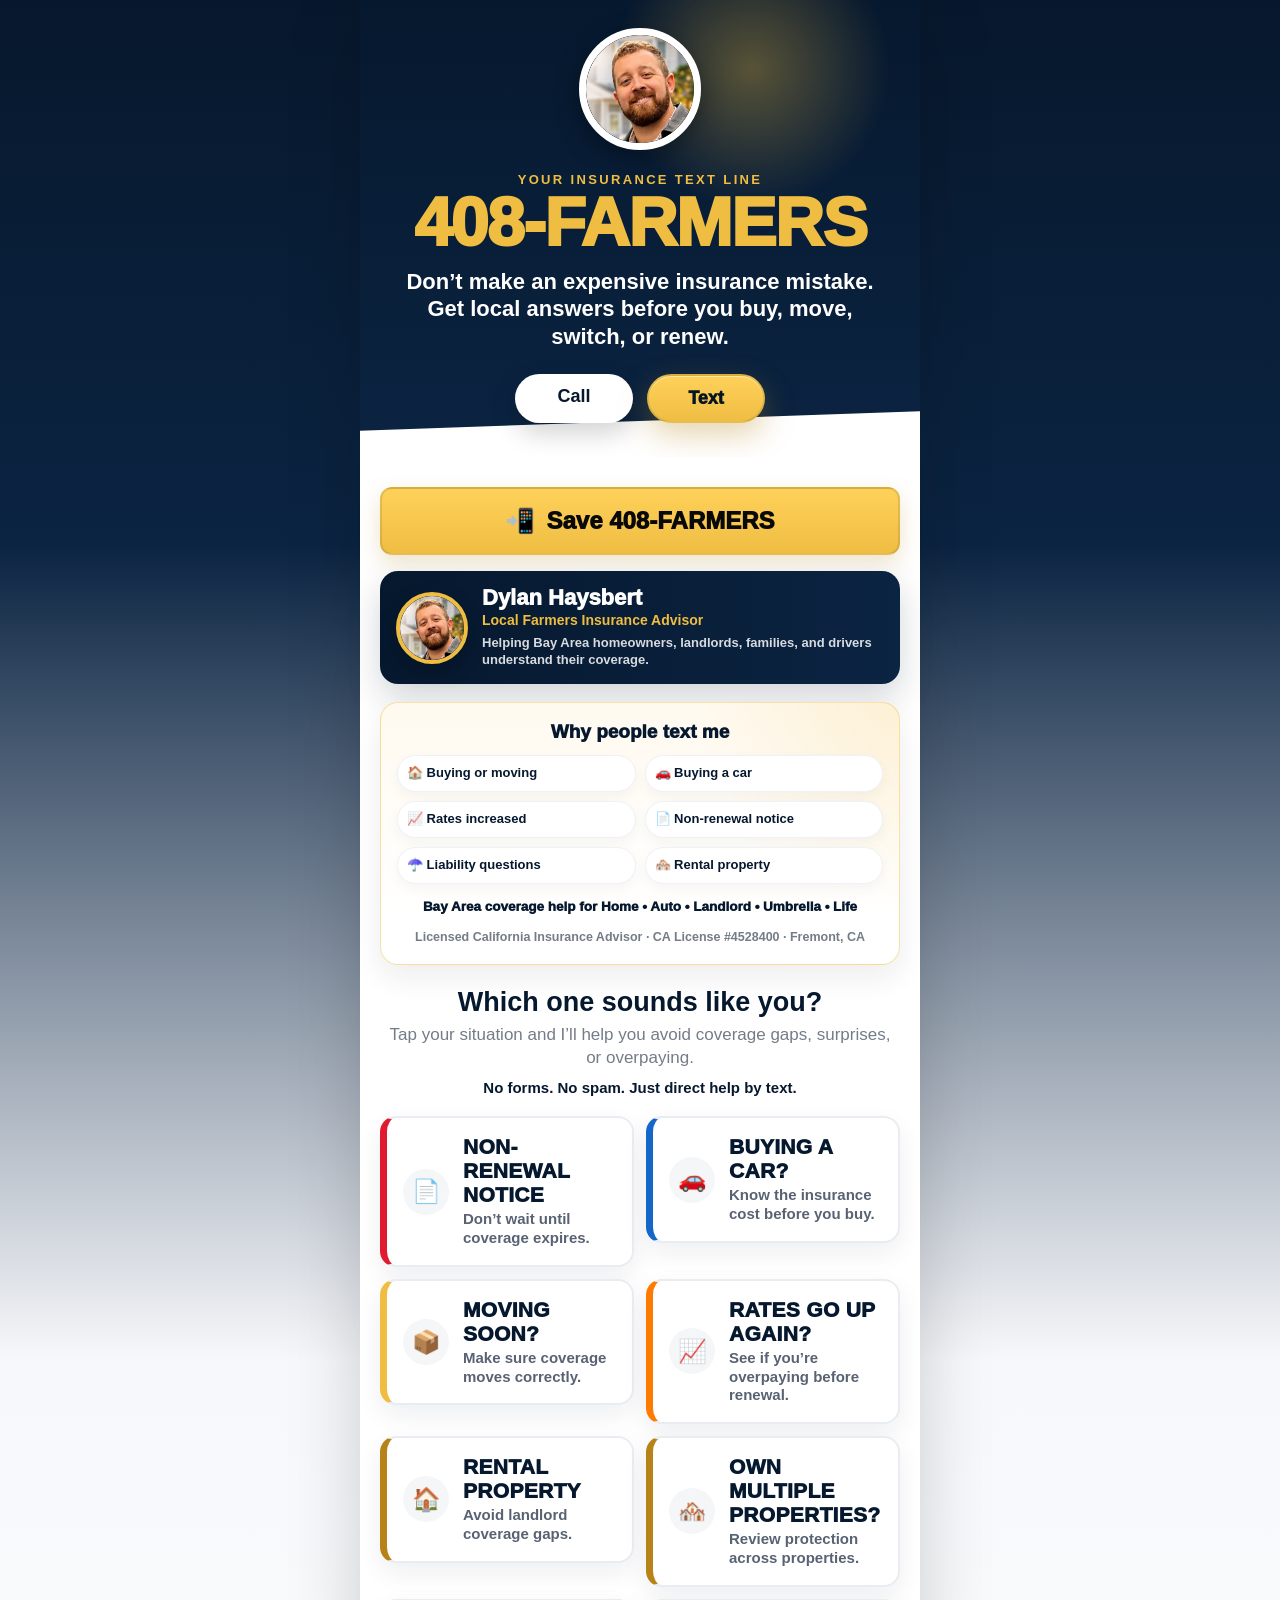
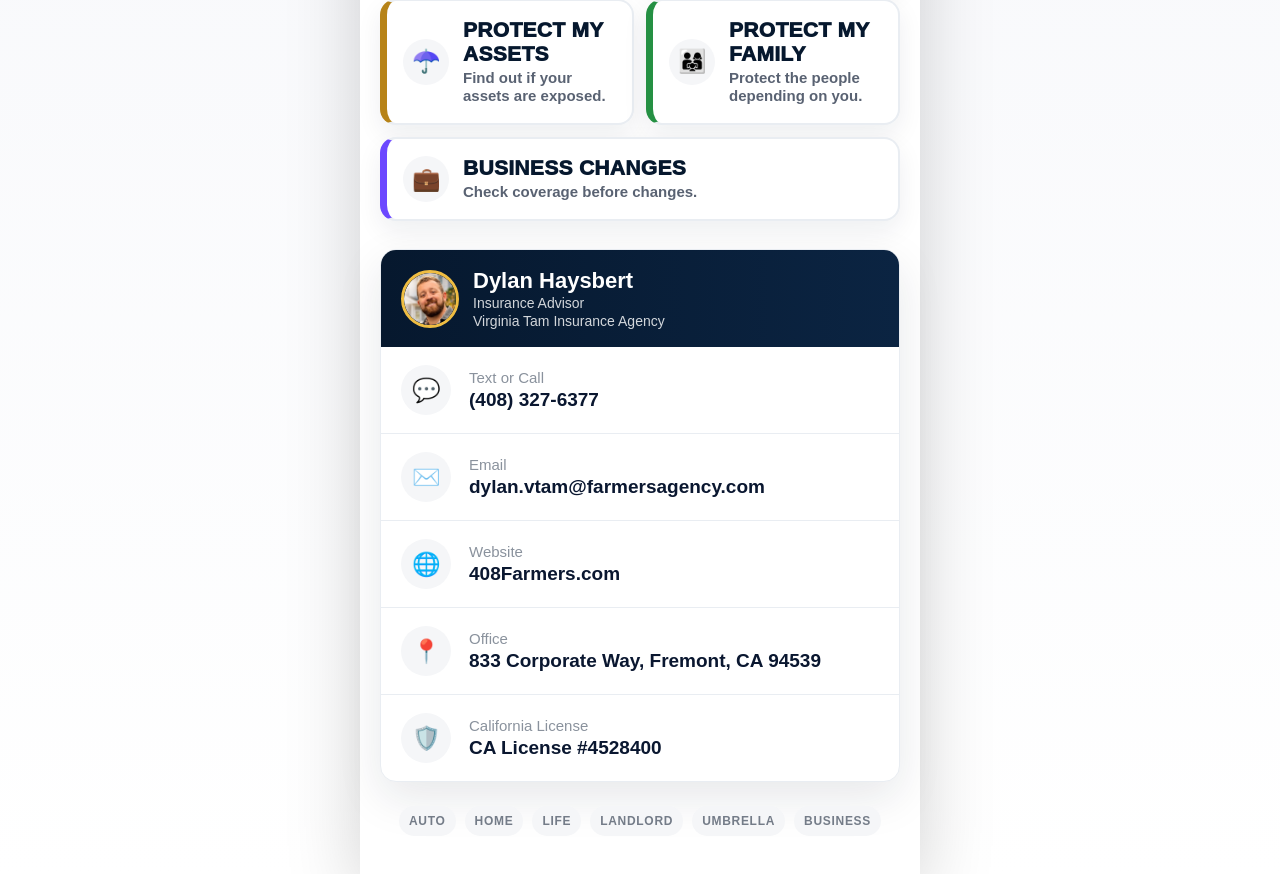
<file: fatherbestindex.html>
<!doctype html>
<html lang="en">
<head>
  <meta charset="utf-8" />
  <meta name="viewport" content="width=device-width, initial-scale=1" />
  <title>408-FARMERS | Your Insurance Text Line</title>
  <meta name="description" content="Save Dylan Haysbert, Insurance Advisor with Virginia Tam Insurance Agency. Before you buy, move, switch, or make insurance changes, text 408-FARMERS." />
  <meta property="og:title" content="408-FARMERS | Your Insurance Text Line" />
  <meta property="og:description" content="Before you make changes, text me first. Tap your situation and send a quick pre-filled text." />
  <meta property="og:type" content="website" />
  <meta property="og:image" content="/assets/dylan-headshot.png" />
  <link rel="icon" href="/assets/dylan-headshot.png" />
  <link rel="stylesheet" href="styles.css" />
</head>
<body>
  <main class="page" aria-label="408-FARMERS text line">
    <section class="hero">
      <div class="hero-bg"></div>
      <img class="avatar" src="assets/dylan-headshot.png" alt="Dylan Haysbert" />
      <p class="kicker">Your Insurance Text Line</p>
      <h1>408-FARMERS</h1>
      <p class="subhead">Don’t make an expensive insurance mistake. Get local answers before you buy, move, switch, or renew.</p>

      <div class="quick-actions" aria-label="Quick actions">
        <a href="tel:4083276377" aria-label="Call Dylan" onclick="trackEvent('CallClicked', {location: 'hero'})">Call</a>
        <a href="sms:+14083276377&body=Hi%20Dylan%2C%20I%20have%20an%20insurance%20question." aria-label="Text Dylan" onclick="trackEvent('TextClicked', {category: 'general', location: 'hero'})">Text</a>
      </div>
    </section>

    <section class="content">
      <a class="primary-btn" href="contact.vcf" download="Dylan-Haysbert-408-FARMERS.vcf" onclick="trackEvent('SaveContactClicked')">
        <span>📲</span> Save 408-FARMERS
      </a>


      <section class="top-advisor-card" aria-label="Dylan Haysbert local insurance advisor">
        <img src="assets/dylan-headshot.png" alt="Dylan Haysbert" />
        <div>
          <strong>Dylan Haysbert</strong>
          <span>Local Farmers Insurance Advisor</span>
          <small>Helping Bay Area homeowners, landlords, families, and drivers understand their coverage.</small>
        </div>
      </section>


      <section class="reason-card" aria-label="Why people text Dylan">
        <p class="reason-kicker">Why people text me</p>
        <div class="reason-grid">
          <span>🏠 Buying or moving</span>
          <span>🚗 Buying a car</span>
          <span>📈 Rates increased</span>
          <span>📄 Non-renewal notice</span>
          <span>☂️ Liability questions</span>
          <span>🏘️ Rental property</span>
        </div>
        <p class="proof-line">Bay Area coverage help for Home • Auto • Landlord • Umbrella • Life</p>
        <p class="license-line">Licensed California Insurance Advisor · CA License #4528400 · Fremont, CA</p>
      </section>

      <section class="intro">
        <h2>Which one sounds like you?</h2>
        <p>Tap your situation and I’ll help you avoid coverage gaps, surprises, or overpaying.</p>
        <p class="trust-note">No forms. No spam. Just direct help by text.</p>
      </section>

      <section class="intent-grid" aria-label="Insurance help buttons">
        <article class="intent-item notice" data-key="notice">
          <button class="intent-card" type="button" aria-expanded="false" aria-controls="panel-notice">
            <span class="emoji">📄</span>
            <span><strong>NON-RENEWAL NOTICE</strong><small>Don’t wait until coverage expires.</small></span>
          </button>
          <div class="inline-launcher" id="panel-notice" hidden>
            <p class="inline-kicker">📄 NON-RENEWAL REVIEW</p>
            <p class="launcher-question">When does your policy expire?</p>
            <label class="field-label" for="input-notice">Policy expiration date</label>
            <input id="input-notice" class="smart-input" type="text" autocomplete="off" placeholder="Example: August 15" data-input="notice" />
            <p class="field-help">You can text me a photo of the notice after this.</p>
            <a class="send-text-btn" data-send="notice" href="#">TEXT DYLAN NOW</a>
            <p class="response-note">Real local agent. No call center. I’ll reply as soon as possible.</p>
            <button class="skip-btn" type="button" data-skip="notice">Skip this step</button>
          </div>
        </article>
        <article class="intent-item auto" data-key="car">
          <button class="intent-card" type="button" aria-expanded="false" aria-controls="panel-car">
            <span class="emoji">🚗</span>
            <span><strong>BUYING A CAR?</strong><small>Know the insurance cost before you buy.</small></span>
          </button>
          <div class="inline-launcher" id="panel-car" hidden>
            <p class="inline-kicker">🚗 AUTO ESTIMATE</p>
            <p class="launcher-question">What car are you considering?</p>
            <label class="field-label" for="input-car">Vehicle year / make / model</label>
            <input id="input-car" class="smart-input" type="text" autocomplete="off" placeholder="Example: 2024 Toyota Tacoma" data-input="car" />
            <p class="field-help">A rough vehicle description is enough to start.</p>
            <a class="send-text-btn" data-send="car" href="#">GET MY AUTO ESTIMATE</a>
            <p class="response-note">Real local agent. No call center. I’ll reply as soon as possible.</p>
            <button class="skip-btn" type="button" data-skip="car">Skip this step</button>
          </div>
        </article>
        <article class="intent-item move" data-key="move">
          <button class="intent-card" type="button" aria-expanded="false" aria-controls="panel-move">
            <span class="emoji">📦</span>
            <span><strong>MOVING SOON?</strong><small>Make sure coverage moves correctly.</small></span>
          </button>
          <div class="inline-launcher" id="panel-move" hidden>
            <p class="inline-kicker">📦 MOVE REVIEW</p>
            <p class="launcher-question">Where are you moving?</p>
            <label class="field-label" for="input-move">New city or ZIP code</label>
            <input id="input-move" class="smart-input" type="text" autocomplete="off" placeholder="Example: San Jose 95124" data-input="move" />
            <p class="field-help">City or ZIP is enough to start.</p>
            <a class="send-text-btn" data-send="move" href="#">GET MY MOVE REVIEW</a>
            <p class="response-note">Real local agent. No call center. I’ll reply as soon as possible.</p>
            <button class="skip-btn" type="button" data-skip="move">Skip this step</button>
          </div>
        </article>
        <article class="intent-item rates" data-key="rates">
          <button class="intent-card" type="button" aria-expanded="false" aria-controls="panel-rates">
            <span class="emoji">📈</span>
            <span><strong>RATES GO UP AGAIN?</strong><small>See if you’re overpaying before renewal.</small></span>
          </button>
          <div class="inline-launcher" id="panel-rates" hidden>
            <p class="inline-kicker">📈 RATE REVIEW</p>
            <p class="launcher-question">Who is your current carrier?</p>
            <label class="field-label" for="input-rates">Current carrier</label>
            <input id="input-rates" class="smart-input" type="text" autocomplete="off" placeholder="Example: State Farm, GEICO, AAA" data-input="rates" />
            <p class="field-help">You can text me your declarations page after this.</p>
            <a class="send-text-btn" data-send="rates" href="#">GET MY FREE REVIEW</a>
            <p class="response-note">Real local agent. No call center. I’ll reply as soon as possible.</p>
            <button class="skip-btn" type="button" data-skip="rates">Skip this step</button>
          </div>
        </article>
        <article class="intent-item landlord" data-key="rental">
          <button class="intent-card" type="button" aria-expanded="false" aria-controls="panel-rental">
            <span class="emoji">🏠</span>
            <span><strong>RENTAL PROPERTY</strong><small>Avoid landlord coverage gaps.</small></span>
          </button>
          <div class="inline-launcher" id="panel-rental" hidden>
            <p class="inline-kicker">🏠 LANDLORD REVIEW</p>
            <p class="launcher-question">Where is the rental located?</p>
            <label class="field-label" for="input-rental">Rental city or ZIP code</label>
            <input id="input-rental" class="smart-input" type="text" autocomplete="off" placeholder="Example: Fremont 94539" data-input="rental" />
            <p class="field-help">You do not need to enter the full address here.</p>
            <a class="send-text-btn" data-send="rental" href="#">GET MY LANDLORD REVIEW</a>
            <p class="response-note">Real local agent. No call center. I’ll reply as soon as possible.</p>
            <button class="skip-btn" type="button" data-skip="rental">Skip this step</button>
          </div>
        </article>
        <article class="intent-item multi" data-key="multi">
          <button class="intent-card" type="button" aria-expanded="false" aria-controls="panel-multi">
            <span class="emoji">🏘️</span>
            <span><strong>OWN MULTIPLE PROPERTIES?</strong><small>Review protection across properties.</small></span>
          </button>
          <div class="inline-launcher" id="panel-multi" hidden>
            <p class="inline-kicker">🏘️ PROPERTY REVIEW</p>
            <p class="launcher-question">How many properties do you own?</p>
            <label class="field-label" for="input-multi">Number of properties</label>
            <input id="input-multi" class="smart-input" type="text" autocomplete="off" placeholder="Example: 3 properties" data-input="multi" />
            <p class="field-help">A rough count is enough to start the review.</p>
            <a class="send-text-btn" data-send="multi" href="#">GET MY PROPERTY REVIEW</a>
            <p class="response-note">Real local agent. No call center. I’ll reply as soon as possible.</p>
            <button class="skip-btn" type="button" data-skip="multi">Skip this step</button>
          </div>
        </article>
        <article class="intent-item umbrella" data-key="umbrella">
          <button class="intent-card" type="button" aria-expanded="false" aria-controls="panel-umbrella">
            <span class="emoji">☂️</span>
            <span><strong>PROTECT MY ASSETS</strong><small>Find out if your assets are exposed.</small></span>
          </button>
          <div class="inline-launcher" id="panel-umbrella" hidden>
            <p class="inline-kicker">☂️ ASSET REVIEW</p>
            <p class="launcher-question">What asset or risk worries you most?</p>
            <label class="field-label" for="input-umbrella">Main concern</label>
            <input id="input-umbrella" class="smart-input" type="text" autocomplete="off" placeholder="Example: home, rental, teen driver, assets" data-input="umbrella" />
            <p class="field-help">One short phrase is enough.</p>
            <a class="send-text-btn" data-send="umbrella" href="#">CHECK MY COVERAGE</a>
            <p class="response-note">Real local agent. No call center. I’ll reply as soon as possible.</p>
            <button class="skip-btn" type="button" data-skip="umbrella">Skip this step</button>
          </div>
        </article>
        <article class="intent-item family" data-key="family">
          <button class="intent-card" type="button" aria-expanded="false" aria-controls="panel-family">
            <span class="emoji">👨‍👩‍👧</span>
            <span><strong>PROTECT MY FAMILY</strong><small>Protect the people depending on you.</small></span>
          </button>
          <div class="inline-launcher" id="panel-family" hidden>
            <p class="inline-kicker">👨‍👩‍👧 FAMILY REVIEW</p>
            <p class="launcher-question">Who do you want protected?</p>
            <label class="field-label" for="input-family">Family protection goal</label>
            <input id="input-family" class="smart-input" type="text" autocomplete="off" placeholder="Example: spouse and kids" data-input="family" />
            <p class="field-help">Keep it simple. We can discuss details later.</p>
            <a class="send-text-btn" data-send="family" href="#">ASK DYLAN ABOUT LIFE</a>
            <p class="response-note">Real local agent. No call center. I’ll reply as soon as possible.</p>
            <button class="skip-btn" type="button" data-skip="family">Skip this step</button>
          </div>
        </article>
        <article class="intent-item business" data-key="business">
          <button class="intent-card" type="button" aria-expanded="false" aria-controls="panel-business">
            <span class="emoji">💼</span>
            <span><strong>BUSINESS CHANGES</strong><small>Check coverage before changes.</small></span>
          </button>
          <div class="inline-launcher" id="panel-business" hidden>
            <p class="inline-kicker">💼 BUSINESS REVIEW</p>
            <p class="launcher-question">What changed in your business?</p>
            <label class="field-label" for="input-business">Business change</label>
            <input id="input-business" class="smart-input" type="text" autocomplete="off" placeholder="Example: new lease, contract, employee" data-input="business" />
            <p class="field-help">A short note helps me point you in the right direction.</p>
            <a class="send-text-btn" data-send="business" href="#">ASK DYLAN ABOUT BUSINESS</a>
            <p class="response-note">Real local agent. No call center. I’ll reply as soon as possible.</p>
            <button class="skip-btn" type="button" data-skip="business">Skip this step</button>
          </div>
        </article>
      </section>

      <section class="info-card">
        <div class="profile-row">
          <img src="assets/dylan-headshot.png" alt="" />
          <div>
            <strong>Dylan Haysbert</strong>
            <small>Insurance Advisor</small>
            <small>Virginia Tam Insurance Agency</small>
          </div>
        </div>

        <a class="info-row" href="sms:+14083276377&body=Hi%20Dylan%2C%20I%20have%20an%20insurance%20question." onclick="trackEvent('TextClicked', {category: 'general', location: 'info_card'})">
          <span class="icon">💬</span>
          <span><small>Text or Call</small><strong>(408) 327-6377</strong></span>
        </a>
        <a class="info-row" href="mailto:dylan.vtam@farmersagency.com" onclick="trackEvent('EmailClicked', {location: 'info_card'})">
          <span class="icon">✉️</span>
          <span><small>Email</small><strong>dylan.vtam@farmersagency.com</strong></span>
        </a>
        <a class="info-row" href="https://408farmers.com">
          <span class="icon">🌐</span>
          <span><small>Website</small><strong>408Farmers.com</strong></span>
        </a>
        <div class="info-row"><span class="icon">📍</span><span><small>Office</small><strong>833 Corporate Way, Fremont, CA 94539</strong></span></div>
        <div class="info-row"><span class="icon">🛡️</span><span><small>California License</small><strong>CA License #4528400</strong></span></div>
      </section>

      <section class="service-strip" aria-label="Services">
        <span>Auto</span><span>Home</span><span>Life</span><span>Landlord</span><span>Umbrella</span><span>Business</span>
      </section>
    </section>
  </main>

  <script>
    const PHONE = '+14083276377';
    const launchers = {
      notice: { keyword: 'NOTICE', message: value => value ? `Hi Dylan, I received a non-renewal notice and my policy expires on ${value}. I would like to review my options.` : 'Hi Dylan, I received a non-renewal notice and would like to review my options.' },
      car: { keyword: 'CAR', message: value => value ? `Hi Dylan, I am considering a ${value} and would like an insurance estimate before I purchase.` : 'Hi Dylan, I am buying a car and would like an insurance estimate before I purchase.' },
      move: { keyword: 'MOVE', message: value => value ? `Hi Dylan, I am moving to ${value} and would like a coverage review before I update my address.` : 'Hi Dylan, I am moving soon and would like a coverage review before I update my address.' },
      rates: { keyword: 'REVIEW', message: value => value ? `Hi Dylan, my insurance rates went up with ${value} and I would like a coverage review.` : 'Hi Dylan, my insurance rates went up and I would like a coverage review.' },
      rental: { keyword: 'RENTAL', message: value => value ? `Hi Dylan, I own a rental property in ${value} and would like to discuss landlord insurance options.` : 'Hi Dylan, I own a rental property and would like to discuss landlord insurance options.' },
      multi: { keyword: 'REVIEW', message: value => value ? `Hi Dylan, I own ${value} and would like a multi-property insurance review.` : 'Hi Dylan, I own multiple properties and would like a multi-property insurance review.' },
      umbrella: { keyword: 'UMBRELLA', message: value => value ? `Hi Dylan, I would like to know if umbrella insurance makes sense for me. My main concern is ${value}.` : 'Hi Dylan, I would like to know if umbrella insurance makes sense for me.' },
      family: { keyword: 'FAMILY', message: value => value ? `Hi Dylan, I would like information about life insurance options to help protect my ${value}.` : 'Hi Dylan, I would like information about life insurance options for my family.' },
      business: { keyword: 'BUSINESS', message: value => value ? `Hi Dylan, I would like help with business insurance. My business change is: ${value}.` : 'Hi Dylan, I would like help with business insurance before I make changes.' }
    };


    function trackEvent(eventName, data = {}) {
      window.dataLayer = window.dataLayer || [];
      window.dataLayer.push({ event: eventName, ...data });
      if (window.fbq) {
        window.fbq('trackCustom', eventName, data);
      }
      console.log(eventName, data);
    }

    function smsHref(message) {
      return `sms:${PHONE}&body=${encodeURIComponent(message)}`;
    }

    function updateHref(key) {
      const config = launchers[key];
      const input = document.querySelector(`[data-input="${key}"]`);
      const send = document.querySelector(`[data-send="${key}"]`);
      if (!config || !input || !send) return;
      send.href = smsHref(config.message(input.value.trim()));
    }

    function closeAll(exceptKey) {
      document.querySelectorAll('.intent-item').forEach(item => {
        if (item.dataset.key !== exceptKey) {
          item.classList.remove('is-open');
          const button = item.querySelector('.intent-card');
          const panel = item.querySelector('.inline-launcher');
          if (button) button.setAttribute('aria-expanded', 'false');
          if (panel) panel.hidden = true;
        }
      });
    }

    document.querySelectorAll('.intent-item').forEach(item => {
      const key = item.dataset.key;
      const button = item.querySelector('.intent-card');
      const panel = item.querySelector('.inline-launcher');
      const input = item.querySelector('[data-input]');
      const skip = item.querySelector('[data-skip]');

      button.addEventListener('click', () => {
        const isOpening = !item.classList.contains('is-open');
        closeAll(key);
        item.classList.toggle('is-open', isOpening);
        panel.hidden = !isOpening;
        button.setAttribute('aria-expanded', String(isOpening));
        if (isOpening) {
          trackEvent('CategoryOpened', { category: key });
          updateHref(key);
          setTimeout(() => input.focus({ preventScroll: true }), 75);
          item.scrollIntoView({ behavior: 'smooth', block: 'nearest' });
        }
      });

      input.addEventListener('input', () => updateHref(key));
      const send = item.querySelector('[data-send]');
      send.addEventListener('click', () => trackEvent('TextButtonClicked', { category: key, hasDetail: Boolean(input.value.trim()) }));
      skip.addEventListener('click', () => {
        trackEvent('TextButtonClicked', { category: key, skipped: true, hasDetail: false });
        window.location.href = smsHref(launchers[key].message(''));
      });
      updateHref(key);
    });
  </script>
</body>
</html>
</file>
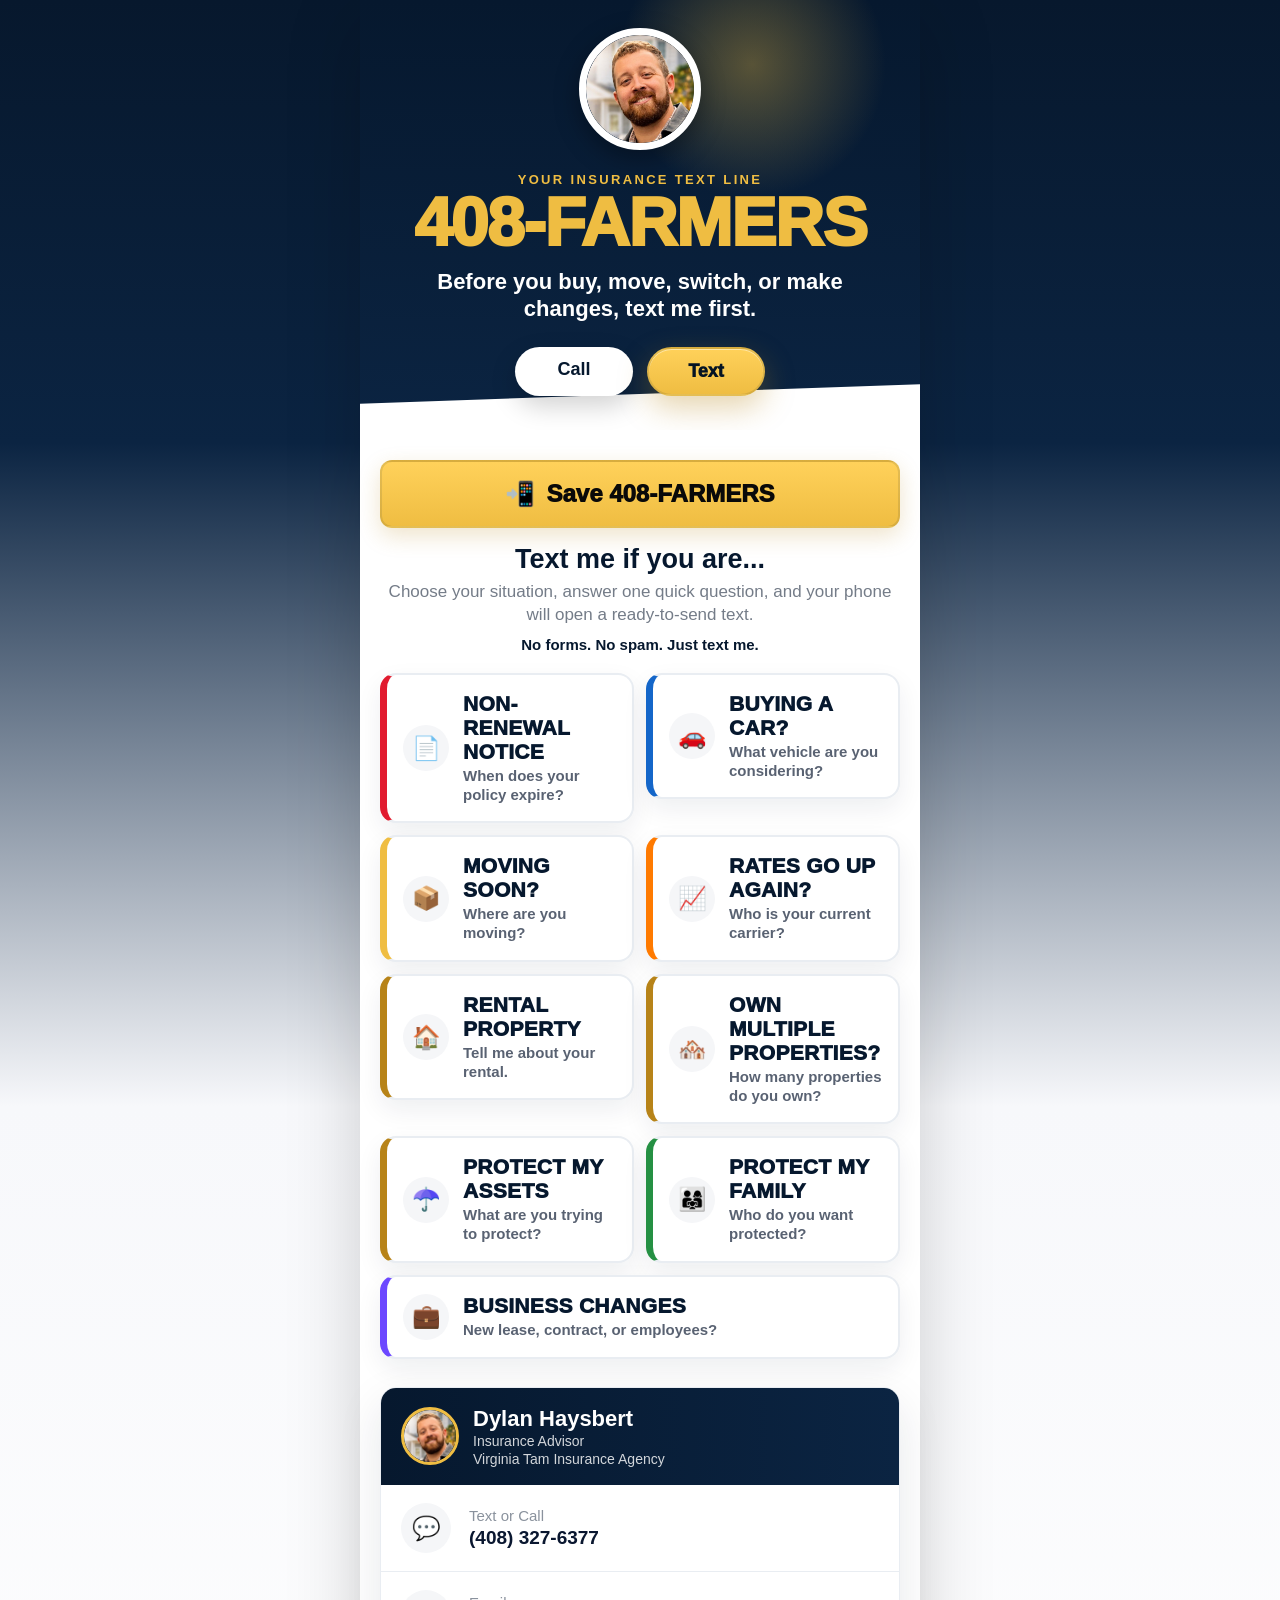
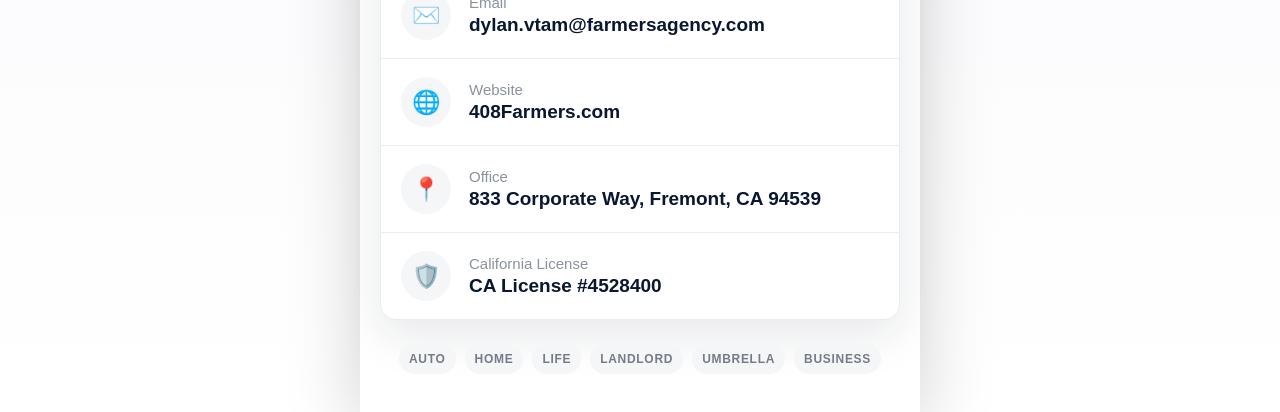
<file: Fatherindex.html>
<!doctype html>
<html lang="en">
<head>
  <meta charset="utf-8" />
  <meta name="viewport" content="width=device-width, initial-scale=1" />
  <title>408-FARMERS | Your Insurance Text Line</title>
  <meta name="description" content="Save Dylan Haysbert, Insurance Advisor with Virginia Tam Insurance Agency. Before you buy, move, switch, or make insurance changes, text 408-FARMERS." />
  <meta property="og:title" content="408-FARMERS | Your Insurance Text Line" />
  <meta property="og:description" content="Before you make changes, text me first. Tap your situation and send a quick pre-filled text." />
  <meta property="og:type" content="website" />
  <meta property="og:image" content="/assets/dylan-headshot.png" />
  <link rel="icon" href="/assets/dylan-headshot.png" />
  <link rel="stylesheet" href="styles.css" />
</head>
<body>
  <main class="page" aria-label="408-FARMERS text line">
    <section class="hero">
      <div class="hero-bg"></div>
      <img class="avatar" src="assets/dylan-headshot.png" alt="Dylan Haysbert" />
      <p class="kicker">Your Insurance Text Line</p>
      <h1>408-FARMERS</h1>
      <p class="subhead">Before you buy, move, switch, or make changes, text me first.</p>

      <div class="quick-actions" aria-label="Quick actions">
        <a href="tel:4083276377" aria-label="Call Dylan" onclick="trackEvent('CallClicked', {location: 'hero'})">Call</a>
        <a href="sms:+14083276377&body=Hi%20Dylan%2C%20I%20have%20an%20insurance%20question." aria-label="Text Dylan" onclick="trackEvent('TextClicked', {category: 'general', location: 'hero'})">Text</a>
      </div>
    </section>

    <section class="content">
      <a class="primary-btn" href="contact.vcf" download="Dylan-Haysbert-408-FARMERS.vcf" onclick="trackEvent('SaveContactClicked')">
        <span>📲</span> Save 408-FARMERS
      </a>

      <section class="intro">
        <h2>Text me if you are...</h2>
        <p>Choose your situation, answer one quick question, and your phone will open a ready-to-send text.</p>
        <p class="trust-note">No forms. No spam. Just text me.</p>
      </section>

      <section class="intent-grid" aria-label="Insurance help buttons">
        <article class="intent-item notice" data-key="notice">
          <button class="intent-card" type="button" aria-expanded="false" aria-controls="panel-notice">
            <span class="emoji">📄</span>
            <span><strong>NON-RENEWAL NOTICE</strong><small>When does your policy expire?</small></span>
          </button>
          <div class="inline-launcher" id="panel-notice" hidden>
            <p class="inline-kicker">📄 NON-RENEWAL REVIEW</p>
            <p class="launcher-question">When does your policy expire?</p>
            <label class="field-label" for="input-notice">Policy expiration date</label>
            <input id="input-notice" class="smart-input" type="text" autocomplete="off" placeholder="Example: August 15" data-input="notice" />
            <p class="field-help">You can text me a photo of the notice after this.</p>
            <a class="send-text-btn" data-send="notice" href="#">OPEN TEXT MESSAGE — NOTICE</a>
            <p class="response-note">Usually responds as soon as possible during business hours.</p>
            <button class="skip-btn" type="button" data-skip="notice">Skip this step</button>
          </div>
        </article>
        <article class="intent-item auto" data-key="car">
          <button class="intent-card" type="button" aria-expanded="false" aria-controls="panel-car">
            <span class="emoji">🚗</span>
            <span><strong>BUYING A CAR?</strong><small>What vehicle are you considering?</small></span>
          </button>
          <div class="inline-launcher" id="panel-car" hidden>
            <p class="inline-kicker">🚗 AUTO ESTIMATE</p>
            <p class="launcher-question">What vehicle are you considering?</p>
            <label class="field-label" for="input-car">Vehicle year / make / model</label>
            <input id="input-car" class="smart-input" type="text" autocomplete="off" placeholder="Example: 2024 Toyota Tacoma" data-input="car" />
            <p class="field-help">A rough vehicle description is enough to start.</p>
            <a class="send-text-btn" data-send="car" href="#">OPEN TEXT MESSAGE — CAR</a>
            <p class="response-note">Usually responds as soon as possible during business hours.</p>
            <button class="skip-btn" type="button" data-skip="car">Skip this step</button>
          </div>
        </article>
        <article class="intent-item move" data-key="move">
          <button class="intent-card" type="button" aria-expanded="false" aria-controls="panel-move">
            <span class="emoji">📦</span>
            <span><strong>MOVING SOON?</strong><small>Where are you moving?</small></span>
          </button>
          <div class="inline-launcher" id="panel-move" hidden>
            <p class="inline-kicker">📦 MOVE REVIEW</p>
            <p class="launcher-question">Where are you moving?</p>
            <label class="field-label" for="input-move">New city or ZIP code</label>
            <input id="input-move" class="smart-input" type="text" autocomplete="off" placeholder="Example: San Jose 95124" data-input="move" />
            <p class="field-help">City or ZIP is enough to start.</p>
            <a class="send-text-btn" data-send="move" href="#">OPEN TEXT MESSAGE — MOVE</a>
            <p class="response-note">Usually responds as soon as possible during business hours.</p>
            <button class="skip-btn" type="button" data-skip="move">Skip this step</button>
          </div>
        </article>
        <article class="intent-item rates" data-key="rates">
          <button class="intent-card" type="button" aria-expanded="false" aria-controls="panel-rates">
            <span class="emoji">📈</span>
            <span><strong>RATES GO UP AGAIN?</strong><small>Who is your current carrier?</small></span>
          </button>
          <div class="inline-launcher" id="panel-rates" hidden>
            <p class="inline-kicker">📈 RATE REVIEW</p>
            <p class="launcher-question">Who is your current insurance company?</p>
            <label class="field-label" for="input-rates">Current carrier</label>
            <input id="input-rates" class="smart-input" type="text" autocomplete="off" placeholder="Example: State Farm, GEICO, AAA" data-input="rates" />
            <p class="field-help">You can text me your declarations page after this.</p>
            <a class="send-text-btn" data-send="rates" href="#">OPEN TEXT MESSAGE — REVIEW</a>
            <p class="response-note">Usually responds as soon as possible during business hours.</p>
            <button class="skip-btn" type="button" data-skip="rates">Skip this step</button>
          </div>
        </article>
        <article class="intent-item landlord" data-key="rental">
          <button class="intent-card" type="button" aria-expanded="false" aria-controls="panel-rental">
            <span class="emoji">🏠</span>
            <span><strong>RENTAL PROPERTY</strong><small>Tell me about your rental.</small></span>
          </button>
          <div class="inline-launcher" id="panel-rental" hidden>
            <p class="inline-kicker">🏠 LANDLORD REVIEW</p>
            <p class="launcher-question">Where is the rental property located?</p>
            <label class="field-label" for="input-rental">Rental city or ZIP code</label>
            <input id="input-rental" class="smart-input" type="text" autocomplete="off" placeholder="Example: Fremont 94539" data-input="rental" />
            <p class="field-help">You do not need to enter the full address here.</p>
            <a class="send-text-btn" data-send="rental" href="#">OPEN TEXT MESSAGE — RENTAL</a>
            <p class="response-note">Usually responds as soon as possible during business hours.</p>
            <button class="skip-btn" type="button" data-skip="rental">Skip this step</button>
          </div>
        </article>
        <article class="intent-item multi" data-key="multi">
          <button class="intent-card" type="button" aria-expanded="false" aria-controls="panel-multi">
            <span class="emoji">🏘️</span>
            <span><strong>OWN MULTIPLE PROPERTIES?</strong><small>How many properties do you own?</small></span>
          </button>
          <div class="inline-launcher" id="panel-multi" hidden>
            <p class="inline-kicker">🏘️ PROPERTY REVIEW</p>
            <p class="launcher-question">How many properties do you own?</p>
            <label class="field-label" for="input-multi">Number of properties</label>
            <input id="input-multi" class="smart-input" type="text" autocomplete="off" placeholder="Example: 3 properties" data-input="multi" />
            <p class="field-help">A rough count is enough to start the review.</p>
            <a class="send-text-btn" data-send="multi" href="#">OPEN TEXT MESSAGE — REVIEW</a>
            <p class="response-note">Usually responds as soon as possible during business hours.</p>
            <button class="skip-btn" type="button" data-skip="multi">Skip this step</button>
          </div>
        </article>
        <article class="intent-item umbrella" data-key="umbrella">
          <button class="intent-card" type="button" aria-expanded="false" aria-controls="panel-umbrella">
            <span class="emoji">☂️</span>
            <span><strong>PROTECT MY ASSETS</strong><small>What are you trying to protect?</small></span>
          </button>
          <div class="inline-launcher" id="panel-umbrella" hidden>
            <p class="inline-kicker">☂️ ASSET REVIEW</p>
            <p class="launcher-question">What are you trying to protect?</p>
            <label class="field-label" for="input-umbrella">Main concern</label>
            <input id="input-umbrella" class="smart-input" type="text" autocomplete="off" placeholder="Example: home, rental, teen driver, assets" data-input="umbrella" />
            <p class="field-help">One short phrase is enough.</p>
            <a class="send-text-btn" data-send="umbrella" href="#">OPEN TEXT MESSAGE — UMBRELLA</a>
            <p class="response-note">Usually responds as soon as possible during business hours.</p>
            <button class="skip-btn" type="button" data-skip="umbrella">Skip this step</button>
          </div>
        </article>
        <article class="intent-item family" data-key="family">
          <button class="intent-card" type="button" aria-expanded="false" aria-controls="panel-family">
            <span class="emoji">👨‍👩‍👧</span>
            <span><strong>PROTECT MY FAMILY</strong><small>Who do you want protected?</small></span>
          </button>
          <div class="inline-launcher" id="panel-family" hidden>
            <p class="inline-kicker">👨‍👩‍👧 FAMILY REVIEW</p>
            <p class="launcher-question">Who do you want protected?</p>
            <label class="field-label" for="input-family">Family protection goal</label>
            <input id="input-family" class="smart-input" type="text" autocomplete="off" placeholder="Example: spouse and kids" data-input="family" />
            <p class="field-help">Keep it simple. We can discuss details later.</p>
            <a class="send-text-btn" data-send="family" href="#">OPEN TEXT MESSAGE — FAMILY</a>
            <p class="response-note">Usually responds as soon as possible during business hours.</p>
            <button class="skip-btn" type="button" data-skip="family">Skip this step</button>
          </div>
        </article>
        <article class="intent-item business" data-key="business">
          <button class="intent-card" type="button" aria-expanded="false" aria-controls="panel-business">
            <span class="emoji">💼</span>
            <span><strong>BUSINESS CHANGES</strong><small>New lease, contract, or employees?</small></span>
          </button>
          <div class="inline-launcher" id="panel-business" hidden>
            <p class="inline-kicker">💼 BUSINESS REVIEW</p>
            <p class="launcher-question">What changed in your business?</p>
            <label class="field-label" for="input-business">Business change</label>
            <input id="input-business" class="smart-input" type="text" autocomplete="off" placeholder="Example: new lease, contract, employee" data-input="business" />
            <p class="field-help">A short note helps me point you in the right direction.</p>
            <a class="send-text-btn" data-send="business" href="#">OPEN TEXT MESSAGE — BUSINESS</a>
            <p class="response-note">Usually responds as soon as possible during business hours.</p>
            <button class="skip-btn" type="button" data-skip="business">Skip this step</button>
          </div>
        </article>
      </section>

      <section class="info-card">
        <div class="profile-row">
          <img src="assets/dylan-headshot.png" alt="" />
          <div>
            <strong>Dylan Haysbert</strong>
            <small>Insurance Advisor</small>
            <small>Virginia Tam Insurance Agency</small>
          </div>
        </div>

        <a class="info-row" href="sms:+14083276377&body=Hi%20Dylan%2C%20I%20have%20an%20insurance%20question.">
          <span class="icon">💬</span>
          <span><small>Text or Call</small><strong>(408) 327-6377</strong></span>
        </a>
        <a class="info-row" href="mailto:dylan.vtam@farmersagency.com">
          <span class="icon">✉️</span>
          <span><small>Email</small><strong>dylan.vtam@farmersagency.com</strong></span>
        </a>
        <a class="info-row" href="https://408farmers.com">
          <span class="icon">🌐</span>
          <span><small>Website</small><strong>408Farmers.com</strong></span>
        </a>
        <div class="info-row"><span class="icon">📍</span><span><small>Office</small><strong>833 Corporate Way, Fremont, CA 94539</strong></span></div>
        <div class="info-row"><span class="icon">🛡️</span><span><small>California License</small><strong>CA License #4528400</strong></span></div>
      </section>

      <section class="service-strip" aria-label="Services">
        <span>Auto</span><span>Home</span><span>Life</span><span>Landlord</span><span>Umbrella</span><span>Business</span>
      </section>
    </section>
  </main>

  <script>
    const PHONE = '+14083276377';
    const launchers = {
      notice: { keyword: 'NOTICE', message: value => value ? `Hi Dylan, I received a non-renewal notice and my policy expires on ${value}. I would like to review my options.` : 'Hi Dylan, I received a non-renewal notice and would like to review my options.' },
      car: { keyword: 'CAR', message: value => value ? `Hi Dylan, I am considering a ${value} and would like an insurance estimate before I purchase.` : 'Hi Dylan, I am buying a car and would like an insurance estimate before I purchase.' },
      move: { keyword: 'MOVE', message: value => value ? `Hi Dylan, I am moving to ${value} and would like a coverage review before I update my address.` : 'Hi Dylan, I am moving soon and would like a coverage review before I update my address.' },
      rates: { keyword: 'REVIEW', message: value => value ? `Hi Dylan, my insurance rates went up with ${value} and I would like a coverage review.` : 'Hi Dylan, my insurance rates went up and I would like a coverage review.' },
      rental: { keyword: 'RENTAL', message: value => value ? `Hi Dylan, I own a rental property in ${value} and would like to discuss landlord insurance options.` : 'Hi Dylan, I own a rental property and would like to discuss landlord insurance options.' },
      multi: { keyword: 'REVIEW', message: value => value ? `Hi Dylan, I own ${value} and would like a multi-property insurance review.` : 'Hi Dylan, I own multiple properties and would like a multi-property insurance review.' },
      umbrella: { keyword: 'UMBRELLA', message: value => value ? `Hi Dylan, I would like to know if umbrella insurance makes sense for me. My main concern is ${value}.` : 'Hi Dylan, I would like to know if umbrella insurance makes sense for me.' },
      family: { keyword: 'FAMILY', message: value => value ? `Hi Dylan, I would like information about life insurance options to help protect my ${value}.` : 'Hi Dylan, I would like information about life insurance options for my family.' },
      business: { keyword: 'BUSINESS', message: value => value ? `Hi Dylan, I would like help with business insurance. My business change is: ${value}.` : 'Hi Dylan, I would like help with business insurance before I make changes.' }
    };


    function trackEvent(eventName, data = {}) {
      window.dataLayer = window.dataLayer || [];
      window.dataLayer.push({ event: eventName, ...data });
      if (window.fbq) {
        window.fbq('trackCustom', eventName, data);
      }
      console.log(eventName, data);
    }

    function smsHref(message) {
      return `sms:${PHONE}&body=${encodeURIComponent(message)}`;
    }

    function updateHref(key) {
      const config = launchers[key];
      const input = document.querySelector(`[data-input="${key}"]`);
      const send = document.querySelector(`[data-send="${key}"]`);
      if (!config || !input || !send) return;
      send.href = smsHref(config.message(input.value.trim()));
    }

    function closeAll(exceptKey) {
      document.querySelectorAll('.intent-item').forEach(item => {
        if (item.dataset.key !== exceptKey) {
          item.classList.remove('is-open');
          const button = item.querySelector('.intent-card');
          const panel = item.querySelector('.inline-launcher');
          if (button) button.setAttribute('aria-expanded', 'false');
          if (panel) panel.hidden = true;
        }
      });
    }

    document.querySelectorAll('.intent-item').forEach(item => {
      const key = item.dataset.key;
      const button = item.querySelector('.intent-card');
      const panel = item.querySelector('.inline-launcher');
      const input = item.querySelector('[data-input]');
      const skip = item.querySelector('[data-skip]');

      button.addEventListener('click', () => {
        const isOpening = !item.classList.contains('is-open');
        closeAll(key);
        item.classList.toggle('is-open', isOpening);
        panel.hidden = !isOpening;
        button.setAttribute('aria-expanded', String(isOpening));
        if (isOpening) {
          trackEvent('CategoryOpened', { category: key });
          updateHref(key);
          setTimeout(() => input.focus({ preventScroll: true }), 75);
          item.scrollIntoView({ behavior: 'smooth', block: 'nearest' });
        }
      });

      input.addEventListener('input', () => updateHref(key));
      const send = item.querySelector('[data-send]');
      send.addEventListener('click', () => trackEvent('TextButtonClicked', { category: key, hasDetail: Boolean(input.value.trim()) }));
      skip.addEventListener('click', () => {
        trackEvent('TextButtonClicked', { category: key, skipped: true, hasDetail: false });
        window.location.href = smsHref(launchers[key].message(''));
      });
      updateHref(key);
    });
  </script>
</body>
</html>
</file>
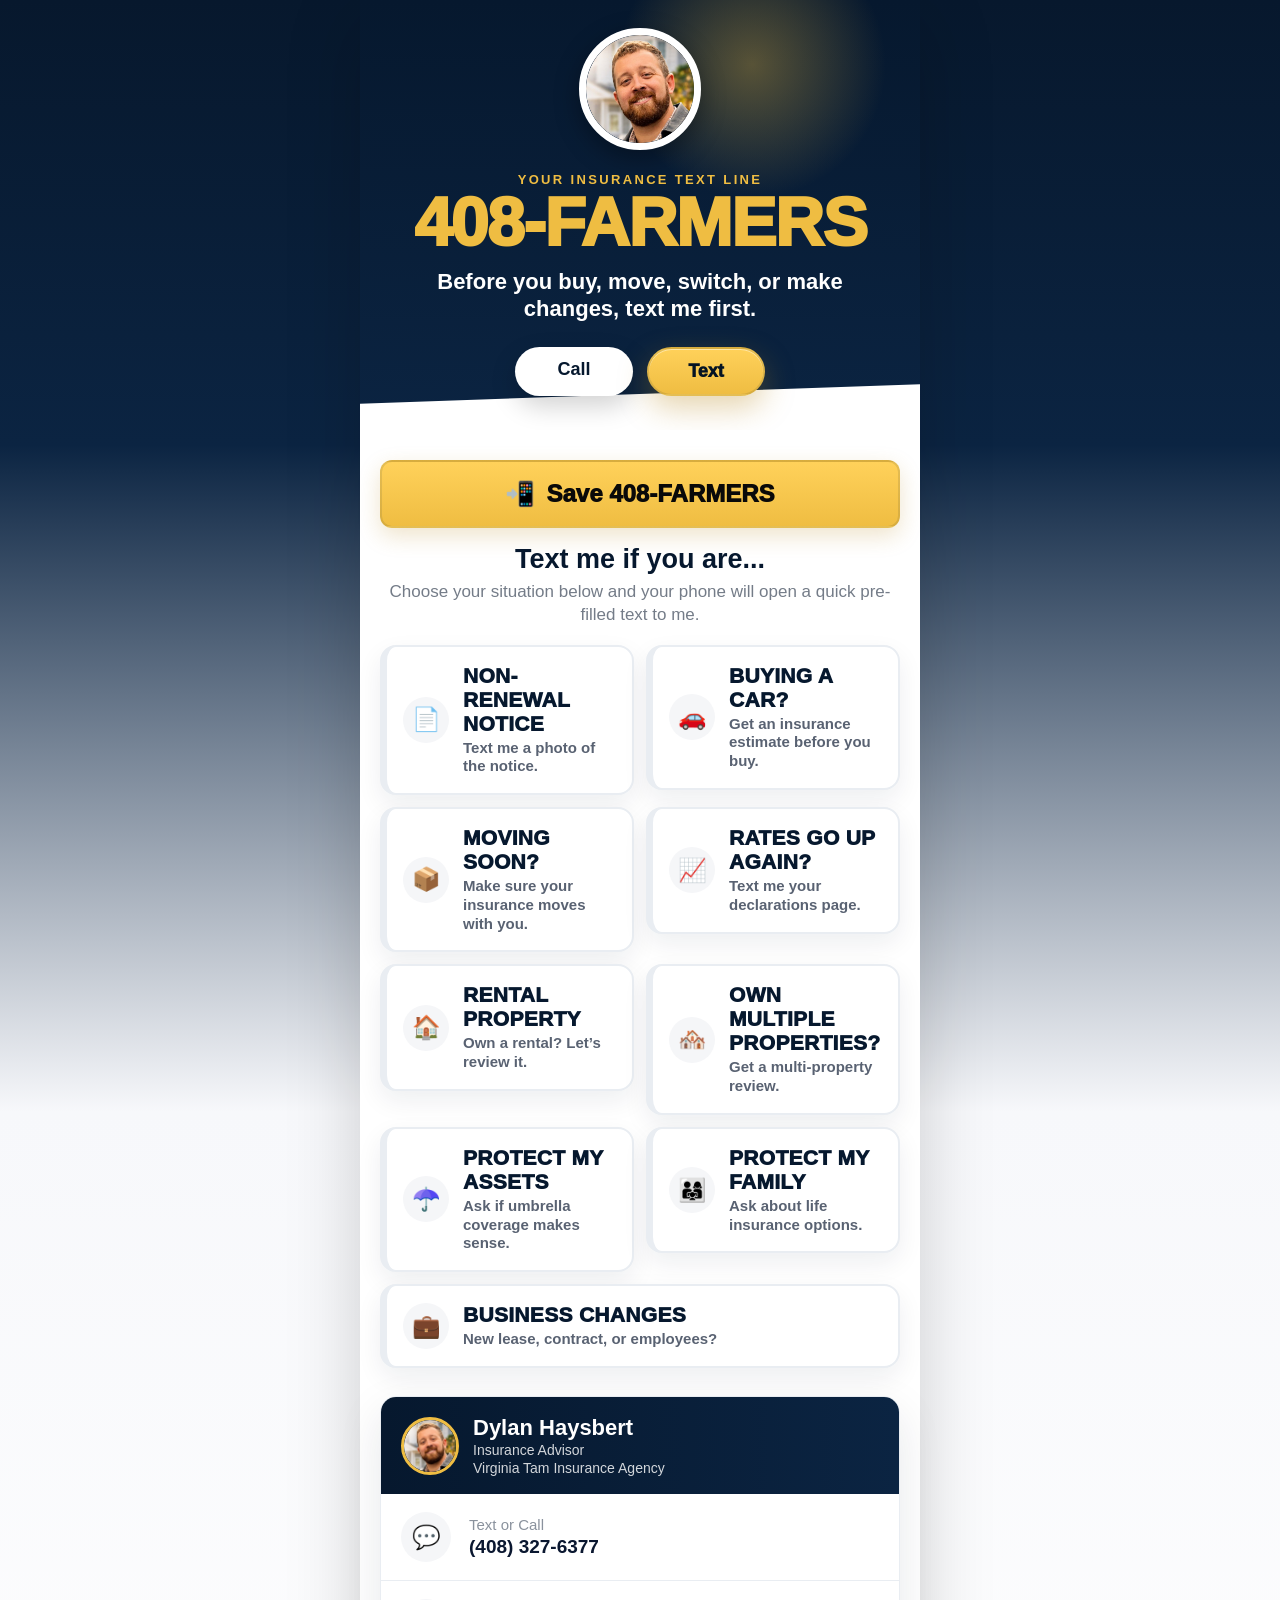
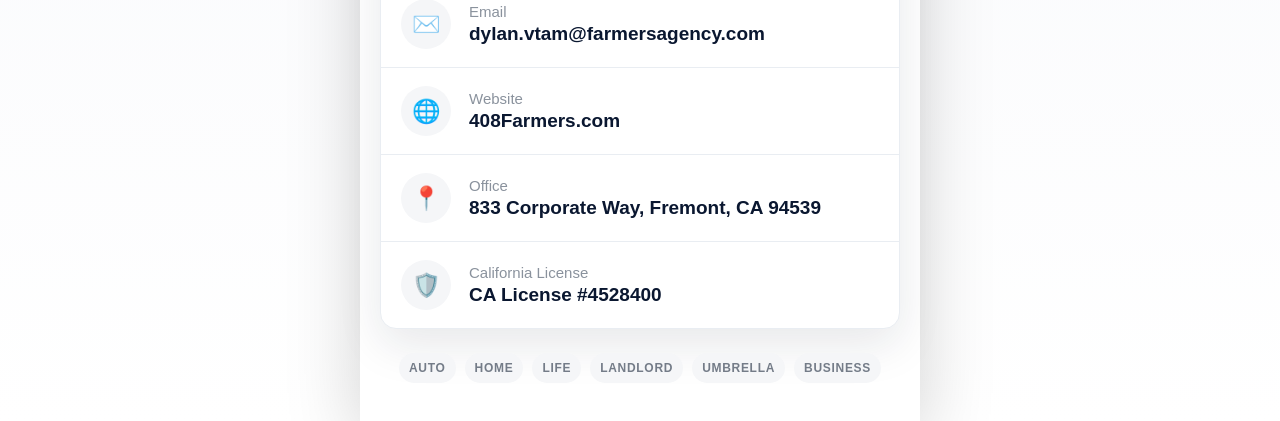
<file: lastindex.html>
<!doctype html>
<html lang="en">
<head>
  <meta charset="utf-8" />
  <meta name="viewport" content="width=device-width, initial-scale=1" />
  <title>408-FARMERS | Your Insurance Text Line</title>
  <meta name="description" content="Save Dylan Haysbert, Insurance Advisor with Virginia Tam Insurance Agency. Before you buy, move, switch, or make insurance changes, text 408-FARMERS." />
  <meta property="og:title" content="408-FARMERS | Your Insurance Text Line" />
  <meta property="og:description" content="Before you make changes, text me first. Tap your situation and send a quick pre-filled text." />
  <meta property="og:type" content="website" />
  <meta property="og:image" content="/assets/dylan-headshot.png" />
  <link rel="icon" href="/assets/dylan-headshot.png" />
  <link rel="stylesheet" href="styles.css" />
</head>
<body>
  <main class="page" aria-label="408-FARMERS text line">
    <section class="hero">
      <div class="hero-bg"></div>
      <img class="avatar" src="assets/dylan-headshot.png" alt="Dylan Haysbert" />
      <p class="kicker">Your Insurance Text Line</p>
      <h1>408-FARMERS</h1>
      <p class="subhead">Before you buy, move, switch, or make changes, text me first.</p>

      <div class="quick-actions" aria-label="Quick actions">
        <a href="tel:4083276377" aria-label="Call Dylan">Call</a>
        <a href="sms:+14083276377&body=Hi%20Dylan%2C%20I%20have%20an%20insurance%20question." aria-label="Text Dylan">Text</a>
      </div>
    </section>

    <section class="content">
      <a class="primary-btn" href="contact.vcf" download="Dylan-Haysbert-408-FARMERS.vcf">
        <span>📲</span> Save 408-FARMERS
      </a>

      <section class="intro">
        <h2>Text me if you are...</h2>
        <p>Choose your situation below and your phone will open a quick pre-filled text to me.</p>
      </section>

      <section class="intent-grid" aria-label="Insurance help buttons">
          <a class="intent-card notice" href="sms:+14083276377&body=Hi%20Dylan%2C%20I%20received%20a%20non-renewal%20notice%20and%20would%20like%20to%20review%20my%20options.">
            <span class="emoji">📄</span>
            <span>
              <strong>NON-RENEWAL NOTICE</strong>
              <small>Text me a photo of the notice.</small>
            </span>
          </a>
          <a class="intent-card auto" href="sms:+14083276377&body=Hi%20Dylan%2C%20I%27m%20buying%20a%20car%20and%20would%20like%20an%20insurance%20estimate%20before%20I%20purchase.">
            <span class="emoji">🚗</span>
            <span>
              <strong>BUYING A CAR?</strong>
              <small>Get an insurance estimate before you buy.</small>
            </span>
          </a>
          <a class="intent-card move" href="sms:+14083276377&body=Hi%20Dylan%2C%20I%27m%20moving%20soon%20and%20would%20like%20a%20coverage%20review%20before%20I%20update%20my%20address.">
            <span class="emoji">📦</span>
            <span>
              <strong>MOVING SOON?</strong>
              <small>Make sure your insurance moves with you.</small>
            </span>
          </a>
          <a class="intent-card rates" href="sms:+14083276377&body=Hi%20Dylan%2C%20my%20insurance%20rates%20went%20up%20and%20I%20would%20like%20a%20coverage%20review.">
            <span class="emoji">📈</span>
            <span>
              <strong>RATES GO UP AGAIN?</strong>
              <small>Text me your declarations page.</small>
            </span>
          </a>
          <a class="intent-card landlord" href="sms:+14083276377&body=Hi%20Dylan%2C%20I%20own%20a%20rental%20property%20and%20would%20like%20to%20discuss%20landlord%20insurance%20options.">
            <span class="emoji">🏠</span>
            <span>
              <strong>RENTAL PROPERTY</strong>
              <small>Own a rental? Let’s review it.</small>
            </span>
          </a>
          <a class="intent-card multi" href="sms:+14083276377&body=Hi%20Dylan%2C%20I%20own%20multiple%20properties%20and%20would%20like%20a%20multi-property%20insurance%20review.">
            <span class="emoji">🏘️</span>
            <span>
              <strong>OWN MULTIPLE PROPERTIES?</strong>
              <small>Get a multi-property review.</small>
            </span>
          </a>
          <a class="intent-card umbrella" href="sms:+14083276377&body=Hi%20Dylan%2C%20I%20would%20like%20to%20know%20if%20umbrella%20insurance%20makes%20sense%20for%20me.">
            <span class="emoji">☂️</span>
            <span>
              <strong>PROTECT MY ASSETS</strong>
              <small>Ask if umbrella coverage makes sense.</small>
            </span>
          </a>
          <a class="intent-card family" href="sms:+14083276377&body=Hi%20Dylan%2C%20I%20would%20like%20information%20about%20life%20insurance%20options%20for%20my%20family.">
            <span class="emoji">👨‍👩‍👧</span>
            <span>
              <strong>PROTECT MY FAMILY</strong>
              <small>Ask about life insurance options.</small>
            </span>
          </a>
          <a class="intent-card business" href="sms:+14083276377&body=Hi%20Dylan%2C%20I%20would%20like%20help%20with%20business%20insurance%20before%20I%20make%20changes.">
            <span class="emoji">💼</span>
            <span>
              <strong>BUSINESS CHANGES</strong>
              <small>New lease, contract, or employees?</small>
            </span>
          </a>
      </section>

      <section class="info-card">
        <div class="profile-row">
          <img src="assets/dylan-headshot.png" alt="" />
          <div>
            <strong>Dylan Haysbert</strong>
            <small>Insurance Advisor</small>
            <small>Virginia Tam Insurance Agency</small>
          </div>
        </div>

        <a class="info-row" href="sms:+14083276377&body=Hi%20Dylan%2C%20I%20have%20an%20insurance%20question.">
          <span class="icon">💬</span>
          <span>
            <small>Text or Call</small>
            <strong>(408) 327-6377</strong>
          </span>
        </a>

        <a class="info-row" href="mailto:dylan.vtam@farmersagency.com">
          <span class="icon">✉️</span>
          <span>
            <small>Email</small>
            <strong>dylan.vtam@farmersagency.com</strong>
          </span>
        </a>

        <a class="info-row" href="https://408farmers.com">
          <span class="icon">🌐</span>
          <span>
            <small>Website</small>
            <strong>408Farmers.com</strong>
          </span>
        </a>

        <div class="info-row">
          <span class="icon">📍</span>
          <span>
            <small>Office</small>
            <strong>833 Corporate Way, Fremont, CA 94539</strong>
          </span>
        </div>

        <div class="info-row">
          <span class="icon">🛡️</span>
          <span>
            <small>California License</small>
            <strong>CA License #4528400</strong>
          </span>
        </div>
      </section>

      <section class="service-strip" aria-label="Services">
        <span>Auto</span>
        <span>Home</span>
        <span>Life</span>
        <span>Landlord</span>
        <span>Umbrella</span>
        <span>Business</span>
      </section>
    </section>
  </main>
</body>
</html>
</file>
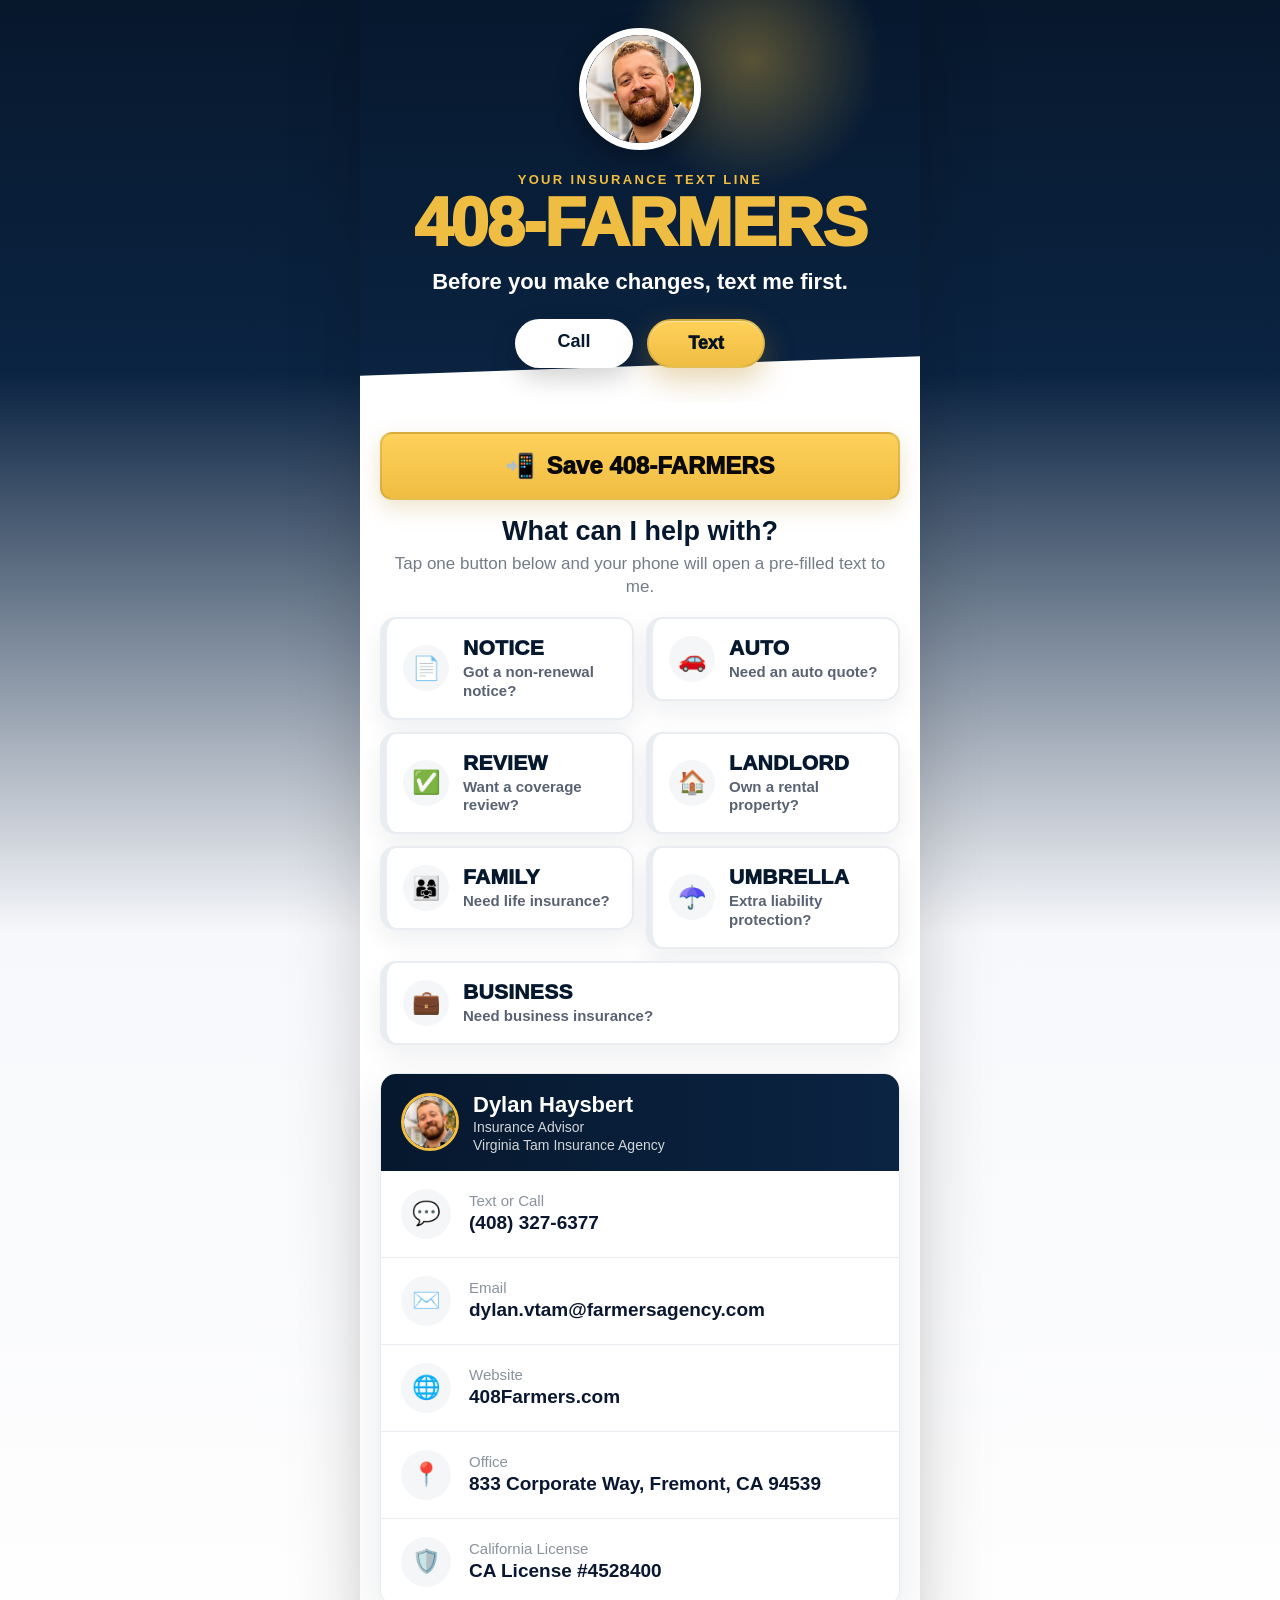
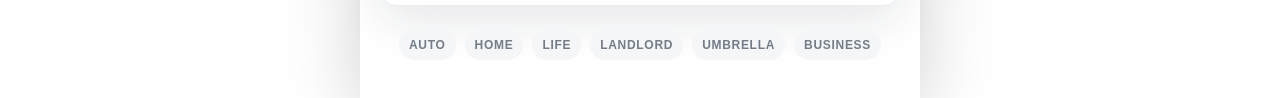
<file: oldindex.html>
<!doctype html>
<html lang="en">
<head>
  <meta charset="utf-8" />
  <meta name="viewport" content="width=device-width, initial-scale=1" />
  <title>408-FARMERS | Your Insurance Text Line</title>
  <meta name="description" content="Save Dylan Haysbert, Insurance Advisor with Virginia Tam Insurance Agency. Text 408-FARMERS before you make insurance changes." />
  <meta property="og:title" content="408-FARMERS | Your Insurance Text Line" />
  <meta property="og:description" content="Before you make changes, text me first. Choose what you need help with and send a quick text." />
  <meta property="og:type" content="website" />
  <meta property="og:image" content="/assets/dylan-headshot.png" />
  <link rel="icon" href="/assets/dylan-headshot.png" />
  <link rel="stylesheet" href="styles.css" />
</head>
<body>
  <main class="page" aria-label="408-FARMERS text line">
    <section class="hero">
      <div class="hero-bg"></div>
      <img class="avatar" src="assets/dylan-headshot.png" alt="Dylan Haysbert" />
      <p class="kicker">Your Insurance Text Line</p>
      <h1>408-FARMERS</h1>
      <p class="subhead">Before you make changes, text me first.</p>

      <div class="quick-actions" aria-label="Quick actions">
        <a href="tel:4083276377" aria-label="Call Dylan">Call</a>
        <a href="sms:+14083276377&body=Hi%20Dylan%2C%20I%20have%20an%20insurance%20question." aria-label="Text Dylan">Text</a>
      </div>
    </section>

    <section class="content">
      <a class="primary-btn" href="contact.vcf" download="Dylan-Haysbert-408-FARMERS.vcf">
        <span>📲</span> Save 408-FARMERS
      </a>

      <section class="intro">
        <h2>What can I help with?</h2>
        <p>Tap one button below and your phone will open a pre-filled text to me.</p>
      </section>

      <section class="intent-grid" aria-label="Insurance help buttons">
          <a class="intent-card notice" href="sms:+14083276377&body=Hi%20Dylan%2C%20I%20received%20a%20non-renewal%20notice%20and%20would%20like%20help.">
            <span class="emoji">📄</span>
            <span>
              <strong>NOTICE</strong>
              <small>Got a non-renewal notice?</small>
            </span>
          </a>
          <a class="intent-card auto" href="sms:+14083276377&body=Hi%20Dylan%2C%20I%27d%20like%20help%20with%20auto%20insurance.">
            <span class="emoji">🚗</span>
            <span>
              <strong>AUTO</strong>
              <small>Need an auto quote?</small>
            </span>
          </a>
          <a class="intent-card review" href="sms:+14083276377&body=Hi%20Dylan%2C%20I%27d%20like%20a%20second%20opinion%20on%20my%20insurance%20coverage.">
            <span class="emoji">✅</span>
            <span>
              <strong>REVIEW</strong>
              <small>Want a coverage review?</small>
            </span>
          </a>
          <a class="intent-card landlord" href="sms:+14083276377&body=Hi%20Dylan%2C%20I%27d%20like%20help%20with%20insurance%20for%20my%20rental%20property.">
            <span class="emoji">🏠</span>
            <span>
              <strong>LANDLORD</strong>
              <small>Own a rental property?</small>
            </span>
          </a>
          <a class="intent-card family" href="sms:+14083276377&body=Hi%20Dylan%2C%20I%27d%20like%20information%20about%20life%20insurance%20for%20my%20family.">
            <span class="emoji">👨‍👩‍👧</span>
            <span>
              <strong>FAMILY</strong>
              <small>Need life insurance?</small>
            </span>
          </a>
          <a class="intent-card umbrella" href="sms:+14083276377&body=Hi%20Dylan%2C%20I%27d%20like%20information%20about%20umbrella%20insurance.">
            <span class="emoji">☂️</span>
            <span>
              <strong>UMBRELLA</strong>
              <small>Extra liability protection?</small>
            </span>
          </a>
          <a class="intent-card business" href="sms:+14083276377&body=Hi%20Dylan%2C%20I%27d%20like%20help%20with%20business%20insurance.">
            <span class="emoji">💼</span>
            <span>
              <strong>BUSINESS</strong>
              <small>Need business insurance?</small>
            </span>
          </a>
      </section>

      <section class="info-card">
        <div class="profile-row">
          <img src="assets/dylan-headshot.png" alt="" />
          <div>
            <strong>Dylan Haysbert</strong>
            <small>Insurance Advisor</small>
            <small>Virginia Tam Insurance Agency</small>
          </div>
        </div>

        <a class="info-row" href="sms:+14083276377&body=Hi%20Dylan%2C%20I%20have%20an%20insurance%20question.">
          <span class="icon">💬</span>
          <span>
            <small>Text or Call</small>
            <strong>(408) 327-6377</strong>
          </span>
        </a>

        <a class="info-row" href="mailto:dylan.vtam@farmersagency.com">
          <span class="icon">✉️</span>
          <span>
            <small>Email</small>
            <strong>dylan.vtam@farmersagency.com</strong>
          </span>
        </a>

        <a class="info-row" href="https://408farmers.com">
          <span class="icon">🌐</span>
          <span>
            <small>Website</small>
            <strong>408Farmers.com</strong>
          </span>
        </a>

        <div class="info-row">
          <span class="icon">📍</span>
          <span>
            <small>Office</small>
            <strong>833 Corporate Way, Fremont, CA 94539</strong>
          </span>
        </div>

        <div class="info-row">
          <span class="icon">🛡️</span>
          <span>
            <small>California License</small>
            <strong>CA License #4528400</strong>
          </span>
        </div>
      </section>

      <section class="service-strip" aria-label="Services">
        <span>Auto</span>
        <span>Home</span>
        <span>Life</span>
        <span>Landlord</span>
        <span>Umbrella</span>
        <span>Business</span>
      </section>
    </section>
  </main>
</body>
</html>
</file>
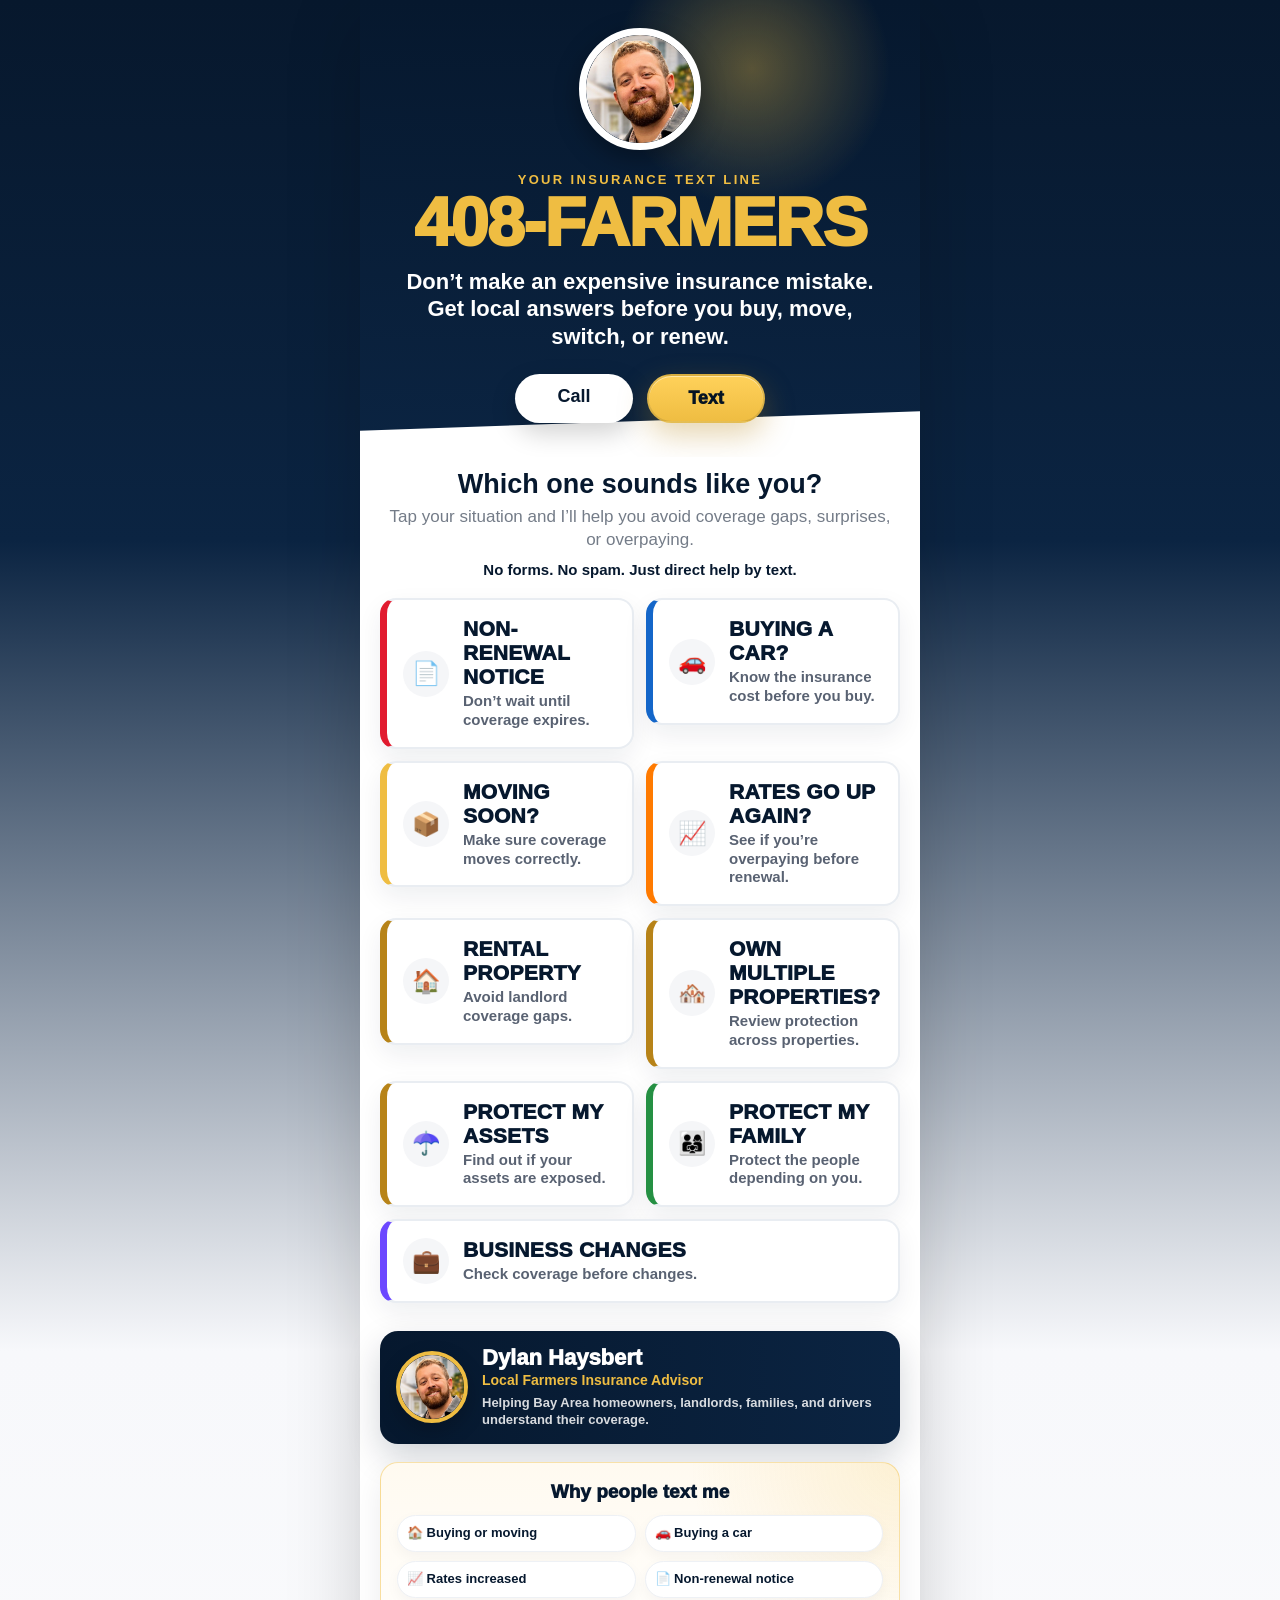
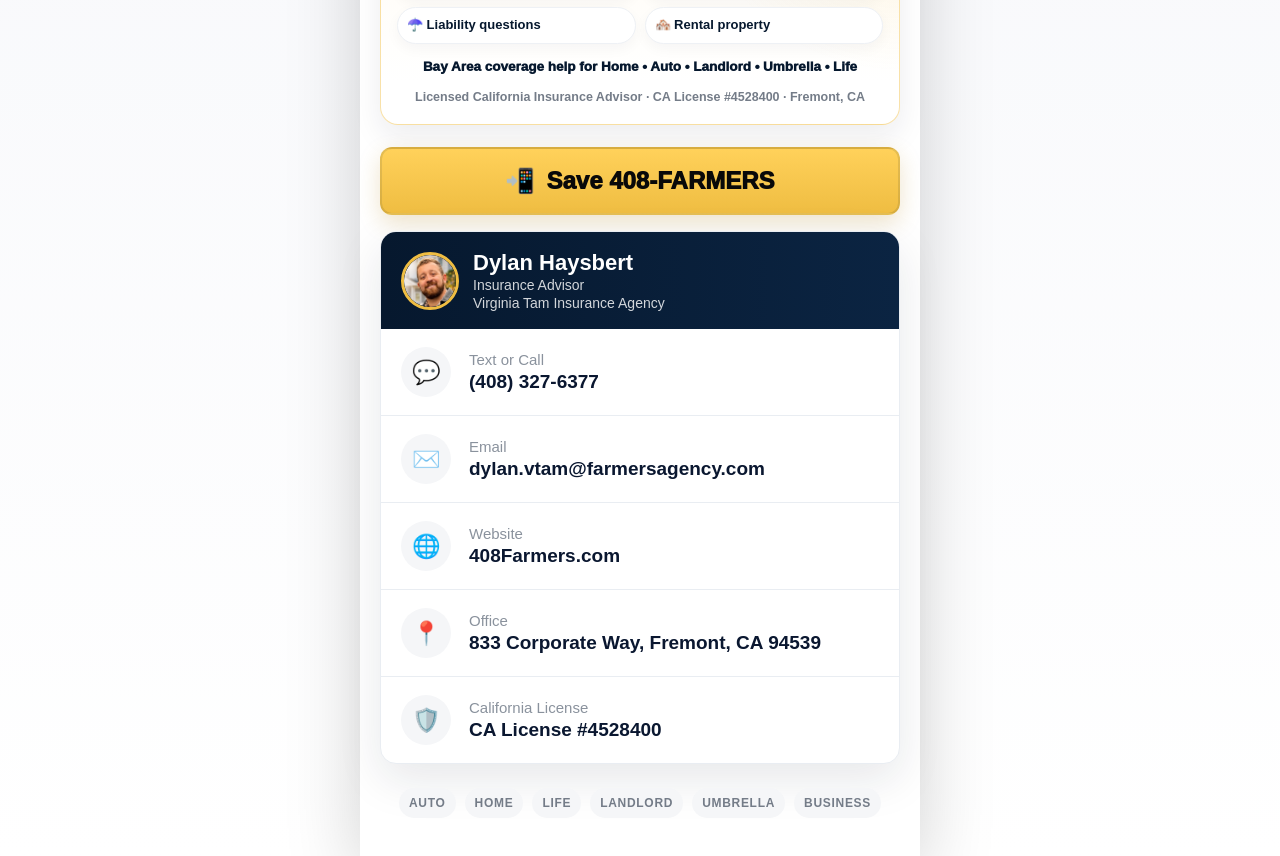
<file: primoindex.html>
<!doctype html>
<html lang="en">
<head>
  <meta charset="utf-8" />
  <meta name="viewport" content="width=device-width, initial-scale=1" />
  <title>408-FARMERS | Your Insurance Text Line</title>
  <meta name="description" content="Save Dylan Haysbert, Insurance Advisor with Virginia Tam Insurance Agency. Before you buy, move, switch, or make insurance changes, text 408-FARMERS." />
  <meta property="og:title" content="408-FARMERS | Your Insurance Text Line" />
  <meta property="og:description" content="Before you make changes, text me first. Tap your situation and send a quick pre-filled text." />
  <meta property="og:type" content="website" />
  <meta property="og:image" content="/assets/dylan-headshot.png" />
  <link rel="icon" href="/assets/dylan-headshot.png" />
  <link rel="stylesheet" href="styles.css" />
</head>
<body>
  <main class="page" aria-label="408-FARMERS text line">
    <section class="hero">
      <div class="hero-bg"></div>
      <img class="avatar" src="assets/dylan-headshot.png" alt="Dylan Haysbert" />
      <p class="kicker">Your Insurance Text Line</p>
      <h1>408-FARMERS</h1>
      <p class="subhead">Don’t make an expensive insurance mistake. Get local answers before you buy, move, switch, or renew.</p>

      <div class="quick-actions" aria-label="Quick actions">
        <a href="tel:4083276377" aria-label="Call Dylan" onclick="trackEvent('CallClicked', {location: 'hero'})">Call</a>
        <a href="sms:+14083276377&body=Hi%20Dylan%2C%20I%20have%20an%20insurance%20question." aria-label="Text Dylan" onclick="trackEvent('TextClicked', {category: 'general', location: 'hero'})">Text</a>
      </div>
    </section>

    <section class="content">
      
<section class="intro">
        <h2>Which one sounds like you?</h2>
        <p>Tap your situation and I’ll help you avoid coverage gaps, surprises, or overpaying.</p>
        <p class="trust-note">No forms. No spam. Just direct help by text.</p>
      </section>

      <section class="intent-grid" aria-label="Insurance help buttons">
        <article class="intent-item notice" data-key="notice">
          <button class="intent-card" type="button" aria-expanded="false" aria-controls="panel-notice">
            <span class="emoji">📄</span>
            <span><strong>NON-RENEWAL NOTICE</strong><small>Don’t wait until coverage expires.</small></span>
          </button>
          <div class="inline-launcher" id="panel-notice" hidden>
            <p class="inline-kicker">📄 NON-RENEWAL REVIEW</p>
            <p class="launcher-question">When does your policy expire?</p>
            <label class="field-label" for="input-notice">Policy expiration date</label>
            <input id="input-notice" class="smart-input" type="text" autocomplete="off" placeholder="Example: August 15" data-input="notice" />
            <p class="field-help">You can text me a photo of the notice after this.</p>
            <a class="send-text-btn" data-send="notice" href="#">TEXT DYLAN NOW</a>
            <p class="response-note">Real local agent. No call center. I’ll reply as soon as possible.</p>
            <button class="skip-btn" type="button" data-skip="notice">Skip this step</button>
          </div>
        </article>
        <article class="intent-item auto" data-key="car">
          <button class="intent-card" type="button" aria-expanded="false" aria-controls="panel-car">
            <span class="emoji">🚗</span>
            <span><strong>BUYING A CAR?</strong><small>Know the insurance cost before you buy.</small></span>
          </button>
          <div class="inline-launcher" id="panel-car" hidden>
            <p class="inline-kicker">🚗 AUTO ESTIMATE</p>
            <p class="launcher-question">What car are you considering?</p>
            <label class="field-label" for="input-car">Vehicle year / make / model</label>
            <input id="input-car" class="smart-input" type="text" autocomplete="off" placeholder="Example: 2024 Toyota Tacoma" data-input="car" />
            <p class="field-help">A rough vehicle description is enough to start.</p>
            <a class="send-text-btn" data-send="car" href="#">GET MY AUTO ESTIMATE</a>
            <p class="response-note">Real local agent. No call center. I’ll reply as soon as possible.</p>
            <button class="skip-btn" type="button" data-skip="car">Skip this step</button>
          </div>
        </article>
        <article class="intent-item move" data-key="move">
          <button class="intent-card" type="button" aria-expanded="false" aria-controls="panel-move">
            <span class="emoji">📦</span>
            <span><strong>MOVING SOON?</strong><small>Make sure coverage moves correctly.</small></span>
          </button>
          <div class="inline-launcher" id="panel-move" hidden>
            <p class="inline-kicker">📦 MOVE REVIEW</p>
            <p class="launcher-question">Where are you moving?</p>
            <label class="field-label" for="input-move">New city or ZIP code</label>
            <input id="input-move" class="smart-input" type="text" autocomplete="off" placeholder="Example: San Jose 95124" data-input="move" />
            <p class="field-help">City or ZIP is enough to start.</p>
            <a class="send-text-btn" data-send="move" href="#">GET MY MOVE REVIEW</a>
            <p class="response-note">Real local agent. No call center. I’ll reply as soon as possible.</p>
            <button class="skip-btn" type="button" data-skip="move">Skip this step</button>
          </div>
        </article>
        <article class="intent-item rates" data-key="rates">
          <button class="intent-card" type="button" aria-expanded="false" aria-controls="panel-rates">
            <span class="emoji">📈</span>
            <span><strong>RATES GO UP AGAIN?</strong><small>See if you’re overpaying before renewal.</small></span>
          </button>
          <div class="inline-launcher" id="panel-rates" hidden>
            <p class="inline-kicker">📈 RATE REVIEW</p>
            <p class="launcher-question">Who is your current carrier?</p>
            <label class="field-label" for="input-rates">Current carrier</label>
            <input id="input-rates" class="smart-input" type="text" autocomplete="off" placeholder="Example: State Farm, GEICO, AAA" data-input="rates" />
            <p class="field-help">You can text me your declarations page after this.</p>
            <a class="send-text-btn" data-send="rates" href="#">GET MY FREE REVIEW</a>
            <p class="response-note">Real local agent. No call center. I’ll reply as soon as possible.</p>
            <button class="skip-btn" type="button" data-skip="rates">Skip this step</button>
          </div>
        </article>
        <article class="intent-item landlord" data-key="rental">
          <button class="intent-card" type="button" aria-expanded="false" aria-controls="panel-rental">
            <span class="emoji">🏠</span>
            <span><strong>RENTAL PROPERTY</strong><small>Avoid landlord coverage gaps.</small></span>
          </button>
          <div class="inline-launcher" id="panel-rental" hidden>
            <p class="inline-kicker">🏠 LANDLORD REVIEW</p>
            <p class="launcher-question">Where is the rental located?</p>
            <label class="field-label" for="input-rental">Rental city or ZIP code</label>
            <input id="input-rental" class="smart-input" type="text" autocomplete="off" placeholder="Example: Fremont 94539" data-input="rental" />
            <p class="field-help">You do not need to enter the full address here.</p>
            <a class="send-text-btn" data-send="rental" href="#">GET MY LANDLORD REVIEW</a>
            <p class="response-note">Real local agent. No call center. I’ll reply as soon as possible.</p>
            <button class="skip-btn" type="button" data-skip="rental">Skip this step</button>
          </div>
        </article>
        <article class="intent-item multi" data-key="multi">
          <button class="intent-card" type="button" aria-expanded="false" aria-controls="panel-multi">
            <span class="emoji">🏘️</span>
            <span><strong>OWN MULTIPLE PROPERTIES?</strong><small>Review protection across properties.</small></span>
          </button>
          <div class="inline-launcher" id="panel-multi" hidden>
            <p class="inline-kicker">🏘️ PROPERTY REVIEW</p>
            <p class="launcher-question">How many properties do you own?</p>
            <label class="field-label" for="input-multi">Number of properties</label>
            <input id="input-multi" class="smart-input" type="text" autocomplete="off" placeholder="Example: 3 properties" data-input="multi" />
            <p class="field-help">A rough count is enough to start the review.</p>
            <a class="send-text-btn" data-send="multi" href="#">GET MY PROPERTY REVIEW</a>
            <p class="response-note">Real local agent. No call center. I’ll reply as soon as possible.</p>
            <button class="skip-btn" type="button" data-skip="multi">Skip this step</button>
          </div>
        </article>
        <article class="intent-item umbrella" data-key="umbrella">
          <button class="intent-card" type="button" aria-expanded="false" aria-controls="panel-umbrella">
            <span class="emoji">☂️</span>
            <span><strong>PROTECT MY ASSETS</strong><small>Find out if your assets are exposed.</small></span>
          </button>
          <div class="inline-launcher" id="panel-umbrella" hidden>
            <p class="inline-kicker">☂️ ASSET REVIEW</p>
            <p class="launcher-question">What asset or risk worries you most?</p>
            <label class="field-label" for="input-umbrella">Main concern</label>
            <input id="input-umbrella" class="smart-input" type="text" autocomplete="off" placeholder="Example: home, rental, teen driver, assets" data-input="umbrella" />
            <p class="field-help">One short phrase is enough.</p>
            <a class="send-text-btn" data-send="umbrella" href="#">CHECK MY COVERAGE</a>
            <p class="response-note">Real local agent. No call center. I’ll reply as soon as possible.</p>
            <button class="skip-btn" type="button" data-skip="umbrella">Skip this step</button>
          </div>
        </article>
        <article class="intent-item family" data-key="family">
          <button class="intent-card" type="button" aria-expanded="false" aria-controls="panel-family">
            <span class="emoji">👨‍👩‍👧</span>
            <span><strong>PROTECT MY FAMILY</strong><small>Protect the people depending on you.</small></span>
          </button>
          <div class="inline-launcher" id="panel-family" hidden>
            <p class="inline-kicker">👨‍👩‍👧 FAMILY REVIEW</p>
            <p class="launcher-question">Who do you want protected?</p>
            <label class="field-label" for="input-family">Family protection goal</label>
            <input id="input-family" class="smart-input" type="text" autocomplete="off" placeholder="Example: spouse and kids" data-input="family" />
            <p class="field-help">Keep it simple. We can discuss details later.</p>
            <a class="send-text-btn" data-send="family" href="#">ASK DYLAN ABOUT LIFE</a>
            <p class="response-note">Real local agent. No call center. I’ll reply as soon as possible.</p>
            <button class="skip-btn" type="button" data-skip="family">Skip this step</button>
          </div>
        </article>
        <article class="intent-item business" data-key="business">
          <button class="intent-card" type="button" aria-expanded="false" aria-controls="panel-business">
            <span class="emoji">💼</span>
            <span><strong>BUSINESS CHANGES</strong><small>Check coverage before changes.</small></span>
          </button>
          <div class="inline-launcher" id="panel-business" hidden>
            <p class="inline-kicker">💼 BUSINESS REVIEW</p>
            <p class="launcher-question">What changed in your business?</p>
            <label class="field-label" for="input-business">Business change</label>
            <input id="input-business" class="smart-input" type="text" autocomplete="off" placeholder="Example: new lease, contract, employee" data-input="business" />
            <p class="field-help">A short note helps me point you in the right direction.</p>
            <a class="send-text-btn" data-send="business" href="#">ASK DYLAN ABOUT BUSINESS</a>
            <p class="response-note">Real local agent. No call center. I’ll reply as soon as possible.</p>
            <button class="skip-btn" type="button" data-skip="business">Skip this step</button>
          </div>
        </article>
</section>


      <section class="top-advisor-card" aria-label="Dylan Haysbert local insurance advisor">
        <img src="assets/dylan-headshot.png" alt="Dylan Haysbert" />
        <div>
          <strong>Dylan Haysbert</strong>
          <span>Local Farmers Insurance Advisor</span>
          <small>Helping Bay Area homeowners, landlords, families, and drivers understand their coverage.</small>
        </div>
      </section>

      <section class="reason-card" aria-label="Why people text Dylan">
        <p class="reason-kicker">Why people text me</p>
        <div class="reason-grid">
          <span>🏠 Buying or moving</span>
          <span>🚗 Buying a car</span>
          <span>📈 Rates increased</span>
          <span>📄 Non-renewal notice</span>
          <span>☂️ Liability questions</span>
          <span>🏘️ Rental property</span>
        </div>
        <p class="proof-line">Bay Area coverage help for Home • Auto • Landlord • Umbrella • Life</p>
        <p class="license-line">Licensed California Insurance Advisor · CA License #4528400 · Fremont, CA</p>
      </section>

      <a class="primary-btn" href="contact.vcf" download="Dylan-Haysbert-408-FARMERS.vcf" onclick="trackEvent('SaveContactClicked')">
        <span>📲</span> Save 408-FARMERS
      </a>

      <section class="info-card">
        <div class="profile-row">
          <img src="assets/dylan-headshot.png" alt="" />
          <div>
            <strong>Dylan Haysbert</strong>
            <small>Insurance Advisor</small>
            <small>Virginia Tam Insurance Agency</small>
          </div>
        </div>

        <a class="info-row" href="sms:+14083276377&body=Hi%20Dylan%2C%20I%20have%20an%20insurance%20question." onclick="trackEvent('TextClicked', {category: 'general', location: 'info_card'})">
          <span class="icon">💬</span>
          <span><small>Text or Call</small><strong>(408) 327-6377</strong></span>
        </a>
        <a class="info-row" href="mailto:dylan.vtam@farmersagency.com" onclick="trackEvent('EmailClicked', {location: 'info_card'})">
          <span class="icon">✉️</span>
          <span><small>Email</small><strong>dylan.vtam@farmersagency.com</strong></span>
        </a>
        <a class="info-row" href="https://408farmers.com">
          <span class="icon">🌐</span>
          <span><small>Website</small><strong>408Farmers.com</strong></span>
        </a>
        <div class="info-row"><span class="icon">📍</span><span><small>Office</small><strong>833 Corporate Way, Fremont, CA 94539</strong></span></div>
        <div class="info-row"><span class="icon">🛡️</span><span><small>California License</small><strong>CA License #4528400</strong></span></div>
      </section>

      <section class="service-strip" aria-label="Services">
        <span>Auto</span><span>Home</span><span>Life</span><span>Landlord</span><span>Umbrella</span><span>Business</span>
      </section>
    </section>
  </main>

  <script>
    const PHONE = '+14083276377';
    const launchers = {
      notice: { keyword: 'NOTICE', message: value => value ? `Hi Dylan, I received a non-renewal notice and my policy expires on ${value}. I would like to review my options.` : 'Hi Dylan, I received a non-renewal notice and would like to review my options.' },
      car: { keyword: 'CAR', message: value => value ? `Hi Dylan, I am considering a ${value} and would like an insurance estimate before I purchase.` : 'Hi Dylan, I am buying a car and would like an insurance estimate before I purchase.' },
      move: { keyword: 'MOVE', message: value => value ? `Hi Dylan, I am moving to ${value} and would like a coverage review before I update my address.` : 'Hi Dylan, I am moving soon and would like a coverage review before I update my address.' },
      rates: { keyword: 'REVIEW', message: value => value ? `Hi Dylan, my insurance rates went up with ${value} and I would like a coverage review.` : 'Hi Dylan, my insurance rates went up and I would like a coverage review.' },
      rental: { keyword: 'RENTAL', message: value => value ? `Hi Dylan, I own a rental property in ${value} and would like to discuss landlord insurance options.` : 'Hi Dylan, I own a rental property and would like to discuss landlord insurance options.' },
      multi: { keyword: 'REVIEW', message: value => value ? `Hi Dylan, I own ${value} and would like a multi-property insurance review.` : 'Hi Dylan, I own multiple properties and would like a multi-property insurance review.' },
      umbrella: { keyword: 'UMBRELLA', message: value => value ? `Hi Dylan, I would like to know if umbrella insurance makes sense for me. My main concern is ${value}.` : 'Hi Dylan, I would like to know if umbrella insurance makes sense for me.' },
      family: { keyword: 'FAMILY', message: value => value ? `Hi Dylan, I would like information about life insurance options to help protect my ${value}.` : 'Hi Dylan, I would like information about life insurance options for my family.' },
      business: { keyword: 'BUSINESS', message: value => value ? `Hi Dylan, I would like help with business insurance. My business change is: ${value}.` : 'Hi Dylan, I would like help with business insurance before I make changes.' }
    };


    function trackEvent(eventName, data = {}) {
      window.dataLayer = window.dataLayer || [];
      window.dataLayer.push({ event: eventName, ...data });
      if (window.fbq) {
        window.fbq('trackCustom', eventName, data);
      }
      console.log(eventName, data);
    }

    function smsHref(message) {
      return `sms:${PHONE}&body=${encodeURIComponent(message)}`;
    }

    function updateHref(key) {
      const config = launchers[key];
      const input = document.querySelector(`[data-input="${key}"]`);
      const send = document.querySelector(`[data-send="${key}"]`);
      if (!config || !input || !send) return;
      send.href = smsHref(config.message(input.value.trim()));
    }

    function closeAll(exceptKey) {
      document.querySelectorAll('.intent-item').forEach(item => {
        if (item.dataset.key !== exceptKey) {
          item.classList.remove('is-open');
          const button = item.querySelector('.intent-card');
          const panel = item.querySelector('.inline-launcher');
          if (button) button.setAttribute('aria-expanded', 'false');
          if (panel) panel.hidden = true;
        }
      });
    }

    document.querySelectorAll('.intent-item').forEach(item => {
      const key = item.dataset.key;
      const button = item.querySelector('.intent-card');
      const panel = item.querySelector('.inline-launcher');
      const input = item.querySelector('[data-input]');
      const skip = item.querySelector('[data-skip]');

      button.addEventListener('click', () => {
        const isOpening = !item.classList.contains('is-open');
        closeAll(key);
        item.classList.toggle('is-open', isOpening);
        panel.hidden = !isOpening;
        button.setAttribute('aria-expanded', String(isOpening));
        if (isOpening) {
          trackEvent('CategoryOpened', { category: key });
          updateHref(key);
          setTimeout(() => input.focus({ preventScroll: true }), 75);
          item.scrollIntoView({ behavior: 'smooth', block: 'nearest' });
        }
      });

      input.addEventListener('input', () => updateHref(key));
      const send = item.querySelector('[data-send]');
      send.addEventListener('click', () => trackEvent('TextButtonClicked', { category: key, hasDetail: Boolean(input.value.trim()) }));
      skip.addEventListener('click', () => {
        trackEvent('TextButtonClicked', { category: key, skipped: true, hasDetail: false });
        window.location.href = smsHref(launchers[key].message(''));
      });
      updateHref(key);
    });
  </script>
</body>
</html>
</file>
<file: styles.css>
:root {
  --navy: #06182e;
  --navy-2: #0b2442;
  --gold: #efbd42;
  --gold-dark: #b78318;
  --text: #0a1730;
  --muted: #747c88;
  --white: #ffffff;
  --red: #e11b2f;
  --blue: #1466c9;
  --green: #259043;
  --shadow: 0 18px 70px rgba(0,0,0,.18);
}
* { box-sizing: border-box; }
html { scroll-behavior: smooth; }
body {
  margin: 0;
  font-family: -apple-system, BlinkMacSystemFont, "Segoe UI", Roboto, Helvetica, Arial, sans-serif;
  color: var(--text);
  background: linear-gradient(180deg, #07182d 0%, #0b2442 22%, #f7f8fb 55%, #ffffff 100%);
  min-height: 100vh;
}
.page { max-width: 560px; margin: 0 auto; background: #fff; min-height: 100vh; box-shadow: var(--shadow); }
.hero { position: relative; text-align: center; padding: 28px 20px 34px; color: #fff; overflow: hidden; background: var(--navy); }
.hero-bg { position: absolute; inset: 0; background: radial-gradient(circle at 70% 15%, rgba(239,189,66,.35), transparent 25%), linear-gradient(180deg, #06182e 0%, #0b2442 100%); }
.hero::after { content: ""; position: absolute; left: -8%; right: -8%; bottom: -36px; height: 72px; background: #fff; transform: rotate(-2deg); }
.avatar { position: relative; z-index: 1; width: 122px; height: 122px; border-radius: 50%; object-fit: cover; border: 7px solid #fff; box-shadow: 0 8px 25px rgba(0,0,0,.35); }
.kicker { position: relative; z-index: 1; margin: 18px 0 2px; color: var(--gold); text-transform: uppercase; letter-spacing: .18em; font-size: 13px; font-weight: 900; }
h1 { position: relative; z-index: 1; margin: 0; font-size: clamp(42px, 13vw, 68px); line-height: .98; color: var(--gold); letter-spacing: -1.5px; font-weight: 950; }
.subhead { position: relative; z-index: 1; margin: 12px auto 0; max-width: 430px; font-size: 22px; line-height: 1.25; font-weight: 800; }
.quick-actions { position: relative; z-index: 1; display: flex; justify-content: center; gap: 14px; margin: 24px auto 0; }
.quick-actions a { min-width: 118px; padding: 12px 20px; border-radius: 999px; background: #fff; color: var(--navy); text-decoration: none; font-size: 18px; font-weight: 900; box-shadow: 0 10px 26px rgba(0,0,0,.18); }
.content { padding: 12px 20px 38px; }
.primary-btn { display: flex; align-items: center; justify-content: center; gap: 11px; margin: 18px auto 24px; width: 100%; min-height: 68px; background: var(--gold); color: #090909; text-decoration: none; border-radius: 12px; font-size: 24px; font-weight: 950; box-shadow: 0 8px 22px rgba(183,131,24,.22); }
.intro { text-align: center; margin: 4px 0 18px; }
.intro h2 { margin: 0 0 6px; color: var(--navy); font-size: 27px; }
.intro p { margin: 0; color: var(--muted); font-size: 17px; line-height: 1.35; }
.intent-grid { display: grid; gap: 12px; margin: 20px 0 28px; }
.intent-item { border-radius: 16px; }
.intent-card { appearance: none; width: 100%; text-align: left; cursor: pointer; display: flex; gap: 14px; align-items: center; padding: 17px 16px; border: 2px solid #e9edf2; border-left-width: 7px; border-radius: 16px; background: #fff; color: var(--navy); text-decoration: none; box-shadow: 0 10px 26px rgba(20,30,50,.07); font: inherit; }
.intent-card .emoji { width: 46px; height: 46px; flex: 0 0 46px; border-radius: 50%; display: grid; place-items: center; background: #f5f6f8; font-size: 23px; }
.intent-card strong { display: block; font-size: 21px; font-weight: 950; letter-spacing: .3px; }
.intent-card small { display: block; margin-top: 3px; font-size: 15px; line-height: 1.25; color: var(--muted); }
.intent-card:active { transform: scale(.99); }
.intent-item.is-open .intent-card { border-bottom-left-radius: 0; border-bottom-right-radius: 0; box-shadow: 0 10px 26px rgba(20,30,50,.05); }
.notice .intent-card { border-left-color: var(--red); }
.auto .intent-card { border-left-color: var(--blue); }
.move .intent-card { border-left-color: var(--gold); }
.rates .intent-card { border-left-color: #ff7a00; }
.review .intent-card { border-left-color: var(--navy); }
.landlord .intent-card, .multi .intent-card, .umbrella .intent-card { border-left-color: var(--gold-dark); }
.family .intent-card { border-left-color: var(--green); }
.business .intent-card { border-left-color: #6c48ff; }
.inline-launcher {
  border: 2px solid rgba(239,189,66,.48);
  border-top: 0;
  border-radius: 0 0 18px 18px;
  background: linear-gradient(180deg, #fffdf7 0%, #ffffff 72%);
  padding: 20px;
  box-shadow: 0 18px 42px rgba(20,30,50,.10);
  animation: expandIn .16s ease-out;
}
@keyframes expandIn { from { opacity: .72; transform: translateY(-4px); } to { opacity: 1; transform: translateY(0); } }
.inline-kicker {
  display: inline-flex;
  align-items: center;
  width: fit-content;
  margin: 0 0 12px;
  padding: 7px 13px;
  border-radius: 999px;
  background: var(--gold);
  color: var(--navy);
  text-transform: uppercase;
  letter-spacing: .12em;
  font-size: 11px;
  font-weight: 950;
}
.inline-launcher h3 {
  margin: 0 0 6px;
  color: var(--navy);
  font-size: 27px;
  line-height: 1.08;
  font-weight: 950;
}
.field-label {
  display: block;
  margin: 16px 0 8px;
  color: var(--navy);
  font-weight: 950;
  font-size: 15px;
}
.smart-input {
  width: 100%;
  min-height: 62px;
  border: 2px solid #d7dde7;
  border-radius: 16px;
  padding: 0 16px;
  font-size: 20px;
  outline: none;
  background: #fff;
}
.smart-input:focus { border-color: var(--gold); box-shadow: 0 0 0 4px rgba(239,189,66,.22); }
.field-help { margin: 8px 0 0; color: var(--muted); font-size: 14px; line-height: 1.35; }
.send-text-btn {
  display: flex;
  align-items: center;
  justify-content: center;
  width: 100%;
  min-height: 64px;
  margin-top: 16px;
  border-radius: 16px;
  background: var(--gold);
  color: #070707;
  text-decoration: none;
  font-size: 22px;
  font-weight: 950;
  box-shadow: 0 10px 26px rgba(183,131,24,.24);
}
.skip-btn {
  width: 100%;
  margin-top: 8px;
  border: 0;
  background: transparent;
  color: var(--muted);
  font-size: 14px;
  font-weight: 800;
  padding: 11px;
  cursor: pointer;
}
.info-card { background: #fff; border-radius: 16px; box-shadow: 0 16px 45px rgba(20,30,50,.10); overflow: hidden; border: 1px solid #e9edf2; }
.profile-row { display: flex; align-items: center; gap: 14px; padding: 18px 20px; background: linear-gradient(90deg, var(--navy) 0%, var(--navy-2) 100%); color: #fff; }
.profile-row img { width: 58px; height: 58px; border-radius: 50%; object-fit: cover; border: 3px solid var(--gold); }
.profile-row strong { display: block; font-size: 22px; line-height: 1.15; }
.profile-row small { display: block; margin-top: 2px; color: rgba(255,255,255,.82); font-size: 14px; }
.info-row { display: flex; align-items: center; gap: 18px; padding: 18px 20px; text-decoration: none; color: var(--text); border-bottom: 1px solid #e9edf2; }
.info-row:last-child { border-bottom: 0; }
.icon { flex: 0 0 50px; height: 50px; border-radius: 50%; background: #f5f6f8; color: #7f8792; display: grid; place-items: center; font-size: 23px; }
.info-row small { display: block; color: #8a929d; font-size: 15px; margin-bottom: 2px; }
.info-row strong { display: block; font-size: 19px; line-height: 1.25; word-break: break-word; }
.service-strip { display: flex; flex-wrap: wrap; gap: 9px; justify-content: center; color: var(--muted); margin-top: 24px; font-weight: 800; text-transform: uppercase; letter-spacing: .7px; font-size: 12px; }
.service-strip span { background: #f5f6f8; padding: 8px 10px; border-radius: 999px; }
@media (min-width: 520px) {
  .intent-grid { grid-template-columns: 1fr 1fr; align-items: start; }
  .business { grid-column: 1 / -1; }
}
@media (max-width: 380px) {
  .content { padding-left: 14px; padding-right: 14px; }
  .primary-btn { font-size: 21px; }
  .intent-card strong { font-size: 19px; }
  .info-row strong { font-size: 17px; }
  .subhead { font-size: 20px; }
}


.launcher-desc {
  margin: 0 0 12px;
  color: var(--muted);
  font-size: 16px;
  line-height: 1.35;
}

.intent-item.is-open .intent-card {
  border-color: rgba(239,189,66,.55);
  background: #fffefa;
}

@media (max-width: 520px) {
  .inline-launcher {
    padding: 18px 16px 16px;
  }
  .inline-launcher h3 {
    font-size: 25px;
  }
  .send-text-btn {
    font-size: 20px;
  }
}


/* V7 polished inline expansion refinements */
.inline-launcher {
  border: 2px solid rgba(239,189,66,.58) !important;
  border-top: 0 !important;
  border-radius: 0 0 20px 20px !important;
  background:
    radial-gradient(circle at 92% 0%, rgba(239,189,66,.18), transparent 32%),
    linear-gradient(180deg, #fffaf0 0%, #ffffff 78%) !important;
  padding: 20px !important;
  box-shadow: 0 18px 42px rgba(20,30,50,.11) !important;
}

.inline-kicker {
  display: inline-flex !important;
  align-items: center !important;
  width: fit-content !important;
  margin: 0 0 12px !important;
  padding: 7px 13px !important;
  border-radius: 999px !important;
  background: var(--gold) !important;
  color: var(--navy) !important;
  text-transform: uppercase !important;
  letter-spacing: .10em !important;
  font-size: 11px !important;
  font-weight: 950 !important;
}

.launcher-question {
  margin: 0 0 14px;
  color: var(--navy);
  font-size: 24px;
  line-height: 1.18;
  font-weight: 950;
}

.field-label {
  display: block !important;
  margin: 0 0 8px !important;
  color: var(--muted) !important;
  font-size: 14px !important;
  font-weight: 900 !important;
}

.smart-input {
  display: block !important;
  width: 100% !important;
  min-height: 64px !important;
  border: 2px solid #d7dde7 !important;
  border-radius: 16px !important;
  padding: 0 16px !important;
  font-size: 20px !important;
  outline: none !important;
  background: #fff !important;
}

.smart-input::placeholder {
  color: #a3abb8;
}

.field-help {
  margin: 9px 0 0 !important;
  color: var(--muted) !important;
  font-size: 14px !important;
  line-height: 1.35 !important;
}

.send-text-btn {
  display: flex !important;
  align-items: center !important;
  justify-content: center !important;
  width: 100% !important;
  min-height: 66px !important;
  margin-top: 16px !important;
  border-radius: 16px !important;
  background: var(--gold) !important;
  color: #070707 !important;
  text-decoration: none !important;
  font-size: 21px !important;
  font-weight: 950 !important;
  box-shadow: 0 10px 28px rgba(183,131,24,.26) !important;
}

.skip-btn {
  display: block !important;
  width: auto !important;
  margin: 10px auto 0 !important;
  border: 0 !important;
  background: transparent !important;
  color: #8a929d !important;
  font-size: 13px !important;
  font-weight: 800 !important;
  padding: 8px 10px !important;
  cursor: pointer !important;
}

.inline-launcher h3,
.launcher-desc {
  display: none !important;
}

.intent-item.is-open .intent-card {
  border-color: rgba(239,189,66,.65) !important;
  background: #fffefa !important;
}

@media (max-width: 520px) {
  .inline-launcher {
    padding: 18px 16px 16px !important;
  }
  .launcher-question {
    font-size: 22px;
  }
  .send-text-btn {
    font-size: 19px !important;
  }
}


/* Final conversion polish */
.trust-note {
  margin-top: 8px !important;
  color: var(--navy) !important;
  font-size: 15px !important;
  font-weight: 900 !important;
}

.response-note {
  margin: 8px 0 0;
  color: #7e8794;
  text-align: center;
  font-size: 13px;
  line-height: 1.3;
  font-weight: 700;
}

.send-text-btn {
  letter-spacing: .01em;
}

@media (max-width: 520px) {
  .response-note {
    font-size: 12.5px;
  }
}


/* V9 conversion fixes: trust, clarity, and stronger CTA language */
.reason-card {
  margin: 4px 0 22px;
  padding: 18px 16px;
  border: 1px solid rgba(239,189,66,.45);
  border-radius: 18px;
  background:
    radial-gradient(circle at 100% 0%, rgba(239,189,66,.16), transparent 36%),
    linear-gradient(180deg, #fffaf0 0%, #ffffff 84%);
  box-shadow: 0 12px 30px rgba(20,30,50,.08);
}

.reason-kicker {
  margin: 0 0 12px;
  color: var(--navy);
  font-size: 19px;
  font-weight: 950;
  text-align: center;
}

.reason-grid {
  display: grid;
  grid-template-columns: 1fr 1fr;
  gap: 9px;
}

.reason-grid span {
  display: flex;
  align-items: center;
  gap: 6px;
  padding: 10px 9px;
  border-radius: 999px;
  background: #fff;
  border: 1px solid #eef1f5;
  color: var(--navy);
  font-size: 13px;
  font-weight: 850;
  line-height: 1.15;
  box-shadow: 0 5px 14px rgba(20,30,50,.04);
}

.license-line {
  margin: 14px 0 0;
  color: var(--muted);
  text-align: center;
  font-size: 12.5px;
  font-weight: 800;
  line-height: 1.35;
}

.subhead {
  max-width: 475px;
}

.intent-card small {
  color: #596272;
  font-weight: 750;
}

.send-text-btn {
  text-align: center;
  line-height: 1.05;
}

.response-note {
  max-width: 320px;
  margin-left: auto !important;
  margin-right: auto !important;
}

@media (max-width: 390px) {
  .reason-grid {
    grid-template-columns: 1fr;
  }
}


/* V10 final trust + CTA refinements */
.top-advisor-card {
  display: flex;
  align-items: center;
  gap: 14px;
  margin: 0 0 18px;
  padding: 15px 16px;
  border-radius: 18px;
  background: linear-gradient(90deg, var(--navy) 0%, var(--navy-2) 100%);
  color: #fff;
  box-shadow: 0 14px 34px rgba(6,24,46,.18);
}

.top-advisor-card img {
  width: 72px;
  height: 72px;
  flex: 0 0 72px;
  object-fit: cover;
  border-radius: 50%;
  border: 4px solid var(--gold);
  box-shadow: 0 8px 20px rgba(0,0,0,.22);
}

.top-advisor-card strong {
  display: block;
  font-size: 22px;
  line-height: 1.05;
  font-weight: 950;
}

.top-advisor-card span {
  display: block;
  margin-top: 3px;
  color: var(--gold);
  font-size: 14px;
  font-weight: 900;
}

.top-advisor-card small {
  display: block;
  margin-top: 7px;
  color: rgba(255,255,255,.84);
  font-size: 13px;
  line-height: 1.3;
  font-weight: 700;
}

.proof-line {
  margin: 14px 0 0;
  color: var(--navy);
  text-align: center;
  font-size: 13.5px;
  font-weight: 950;
  line-height: 1.3;
}

.send-text-btn {
  background: linear-gradient(180deg, #ffd15a 0%, var(--gold) 100%) !important;
  color: #051323 !important;
  border: 2px solid rgba(5,19,35,.12) !important;
  box-shadow: 0 12px 30px rgba(183,131,24,.34), inset 0 1px 0 rgba(255,255,255,.45) !important;
  text-transform: uppercase;
}

.send-text-btn::after {
  content: " →";
  font-weight: 950;
}

.send-text-btn:active {
  transform: translateY(1px);
}

.primary-btn {
  background: linear-gradient(180deg, #ffd15a 0%, var(--gold) 100%) !important;
  border: 2px solid rgba(5,19,35,.10);
}

@media (max-width: 390px) {
  .top-advisor-card {
    align-items: flex-start;
  }
  .top-advisor-card img {
    width: 62px;
    height: 62px;
    flex-basis: 62px;
  }
  .top-advisor-card strong {
    font-size: 20px;
  }
}


/* V11 layout fix: put action buttons before trust cards */
.primary-btn {
  margin-bottom: 16px !important;
}

.intro {
  margin-top: 0 !important;
}

.intent-grid {
  margin-top: 16px !important;
}

.top-advisor-card {
  margin-top: 4px !important;
}

.reason-card {
  margin-top: 14px !important;
}


/* V13 conversion-focused layout */
.reason-card + .primary-btn {
  margin-top: 18px !important;
}


/* Hero trust identity */
.hero-identity{
  position:relative;
  z-index:1;
  margin:10px auto 0;
  text-align:center;
}
.hero-name{
  color:#ffffff;
  font-size:22px;
  font-weight:900;
  line-height:1.1;
}
.hero-role{
  color:#efbd42;
  font-size:14px;
  font-weight:800;
  margin-top:2px;
}
.hero-license{
  color:rgba(255,255,255,.85);
  font-size:12px;
  font-weight:800;
  margin-top:4px;
}


/* Hero CTA hierarchy - Text emphasized */
.quick-actions a:first-child{
  background:#ffffff !important;
  color:var(--navy) !important;
}

.quick-actions a:last-child{
  background:linear-gradient(180deg,#ffd15a 0%, var(--gold) 100%) !important;
  color:#051323 !important;
  border:2px solid rgba(5,19,35,.10);
  box-shadow:0 12px 30px rgba(183,131,24,.34), inset 0 1px 0 rgba(255,255,255,.45) !important;
  font-weight:950;
}
</file>
